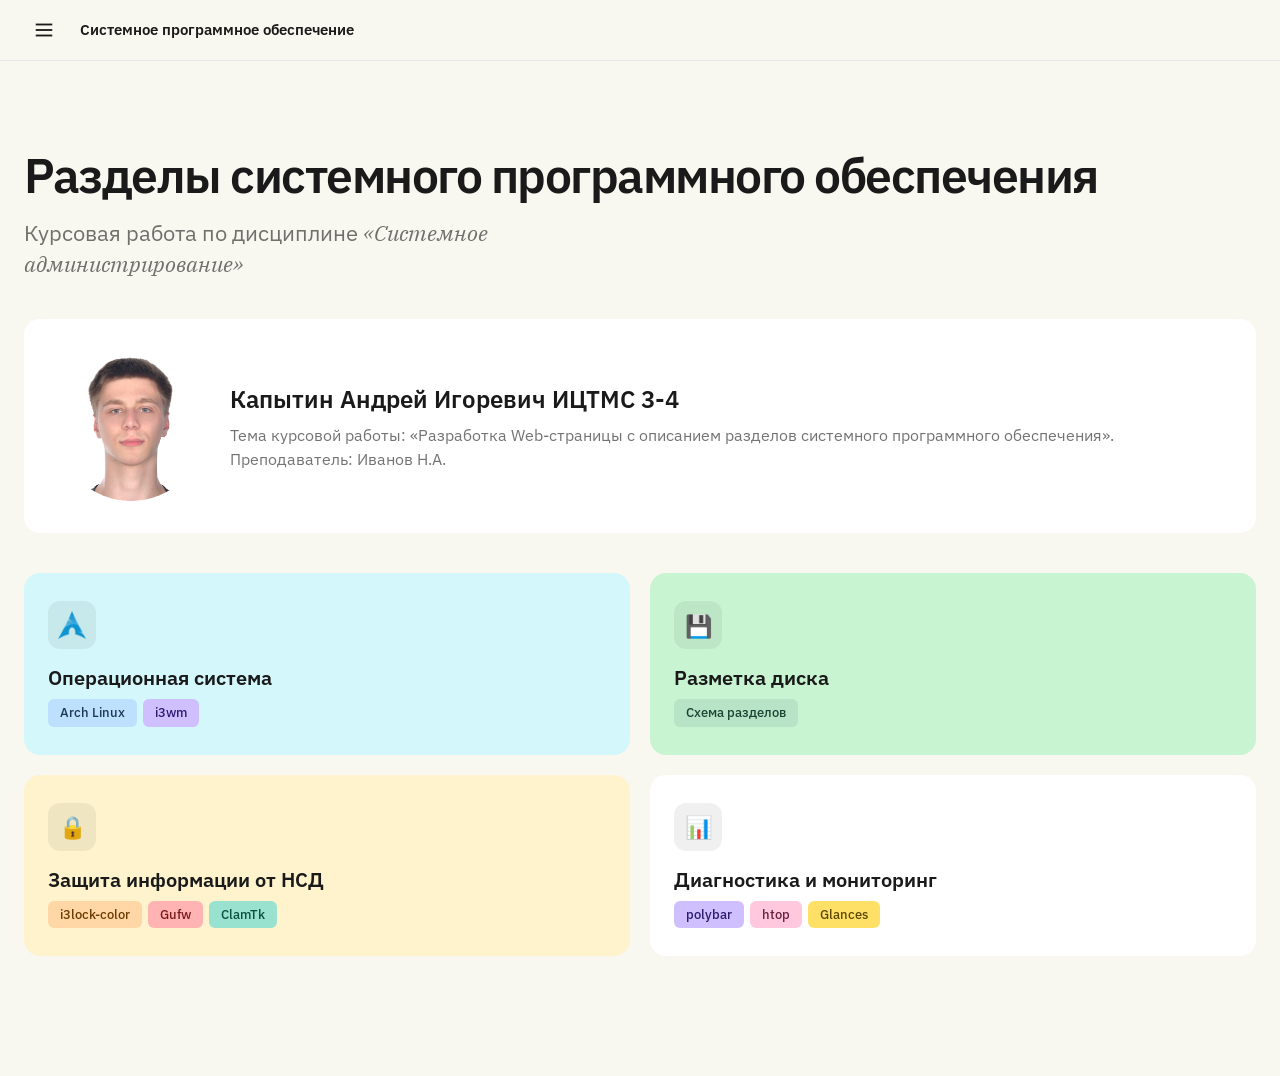
<file: site/index.html>
<!DOCTYPE html>
<html lang="ru">
<head>
  <meta charset="UTF-8">
  <meta name="viewport" content="width=device-width, initial-scale=1.0">
  <title>Главная — Системное ПО</title>
  <link rel="stylesheet" href="css/style.css">
</head>
<body>

<input type="checkbox" id="sidebar-toggle" class="sidebar-toggle">
<label for="sidebar-toggle" class="sidebar-overlay"></label>

<nav class="sidebar">
  <label for="sidebar-toggle" class="sidebar__close">
    <svg viewBox="0 0 24 24" fill="none" stroke="currentColor" stroke-width="2"><line x1="18" y1="6" x2="6" y2="18"/><line x1="6" y1="6" x2="18" y2="18"/></svg>
  </label>
  <div class="sidebar__logo">Операционные системы</div>
  <div class="sidebar__subtitle">Курсовая работа</div>
  <ul class="sidebar__nav">
    <li><a href="index.html" class="active">Главная</a></li>
    <li><a href="os.html">Операционная система</a></li>
    <li><a href="disk.html">Разметка диска</a></li>
    <li><a href="topic1.html">Защита информации</a></li>
    <li><a href="topic2.html">Диагностика и мониторинг</a></li>
  </ul>
</nav>

<header class="topbar">
  <div class="topbar__inner">
    <label for="sidebar-toggle" class="topbar__menu-btn">
      <svg viewBox="0 0 24 24" fill="none" stroke="currentColor" stroke-width="2"><line x1="3" y1="6" x2="21" y2="6"/><line x1="3" y1="12" x2="21" y2="12"/><line x1="3" y1="18" x2="21" y2="18"/></svg>
    </label>
    <span class="topbar__title">Системное программное обеспечение</span>
  </div>
</header>

<main class="main">
  <div class="hero">
    <h1 class="hero__title">Разделы системного программного обеспечения</h1>
    <p class="hero__subtitle">Курсовая работа по дисциплине <em>«Системное администрирование»</em></p>
  </div>

  <div class="profile">
    <div class="profile__photo"><img src="static/img/my_photo.jpg" alt="фото"></div>
    <div class="profile__info">
      <h2>Капытин Андрей Игоревич ИЦТМС 3-4</h2>
      <p>Тема курсовой работы: «Разработка Web-страницы с описанием разделов системного программного обеспечения».<br> Преподаватель: Иванов Н.А.</p>
    </div>
  </div>

  <div class="section-grid">
    <div class="card card--blue">
      <div class="card__icon"><img src="static/img/Arch.png" alt="Arch Linux"></div>
      <a href="os.html" class="card__title">Операционная система</a>
      <div class="card__desc">
        <a href="os.html#arch" class="card__btn card__btn--blue">Arch Linux</a>
        <a href="os.html#i3wm" class="card__btn card__btn--purple">i3wm</a>
      </div>
    </div>
    <div class="card card--green">
      <div class="card__icon">💾</div>
      <a href="disk.html" class="card__title">Разметка диска</a>
      <div class="card__desc">
        <a href="disk.html" class="card__btn card__btn--green">Схема разделов</a>
      </div>
    </div>
    <div class="card card--yellow">
      <div class="card__icon">🔒</div>
      <a href="topic1.html" class="card__title">Защита информации от НСД</a>
      <div class="card__desc">
        <a href="topic1.html#i3lock" class="card__btn card__btn--orange">i3lock-color</a>
        <a href="topic1.html#gufw" class="card__btn card__btn--red">Gufw</a>
        <a href="topic1.html#clamtk" class="card__btn card__btn--teal">ClamTk</a>
      </div>
    </div>
    <div class="card">
      <div class="card__icon">📊</div>
      <a href="topic2.html" class="card__title">Диагностика и мониторинг</a>
      <div class="card__desc">
        <a href="topic2.html#polybar" class="card__btn card__btn--purple">polybar</a>
        <a href="topic2.html#htop" class="card__btn card__btn--pink">htop</a>
        <a href="topic2.html#glances" class="card__btn card__btn--yellow">Glances</a>
      </div>
    </div>
  </div>
</main>

</body>
</html>
</file>
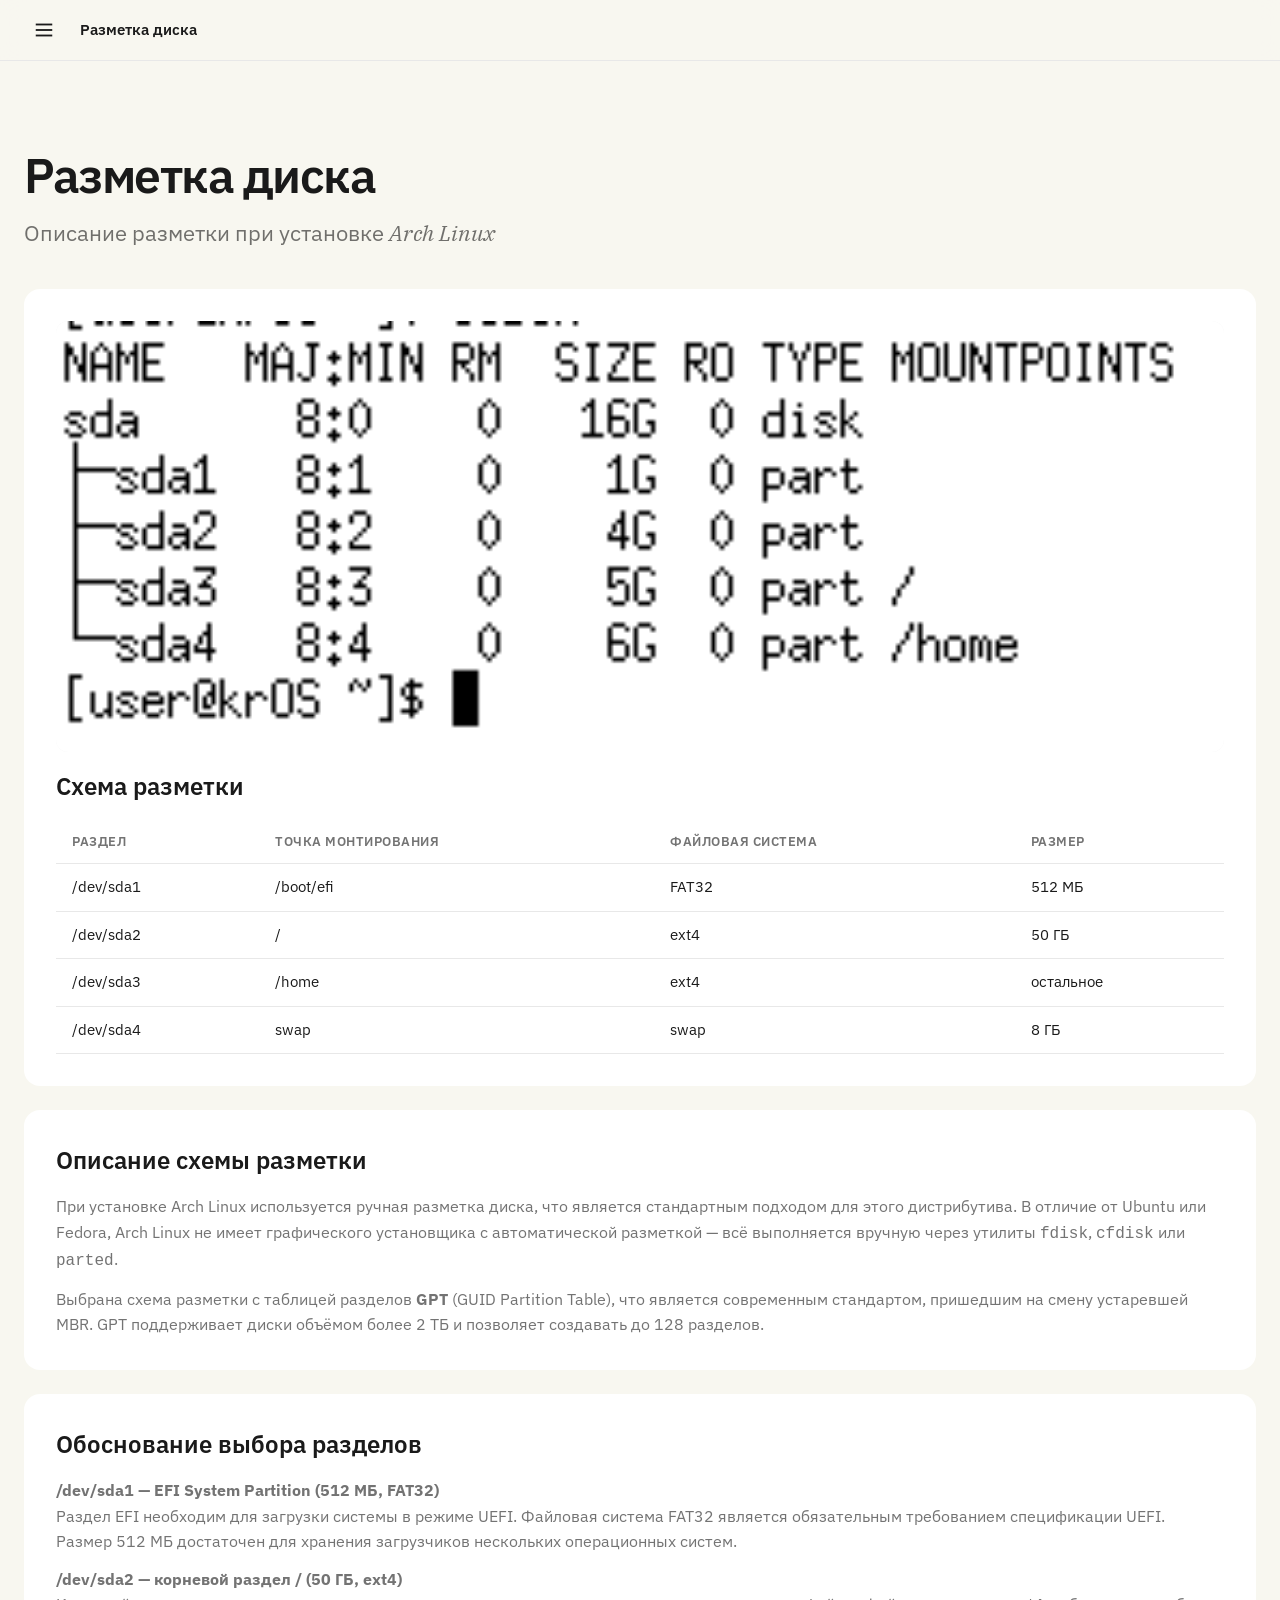
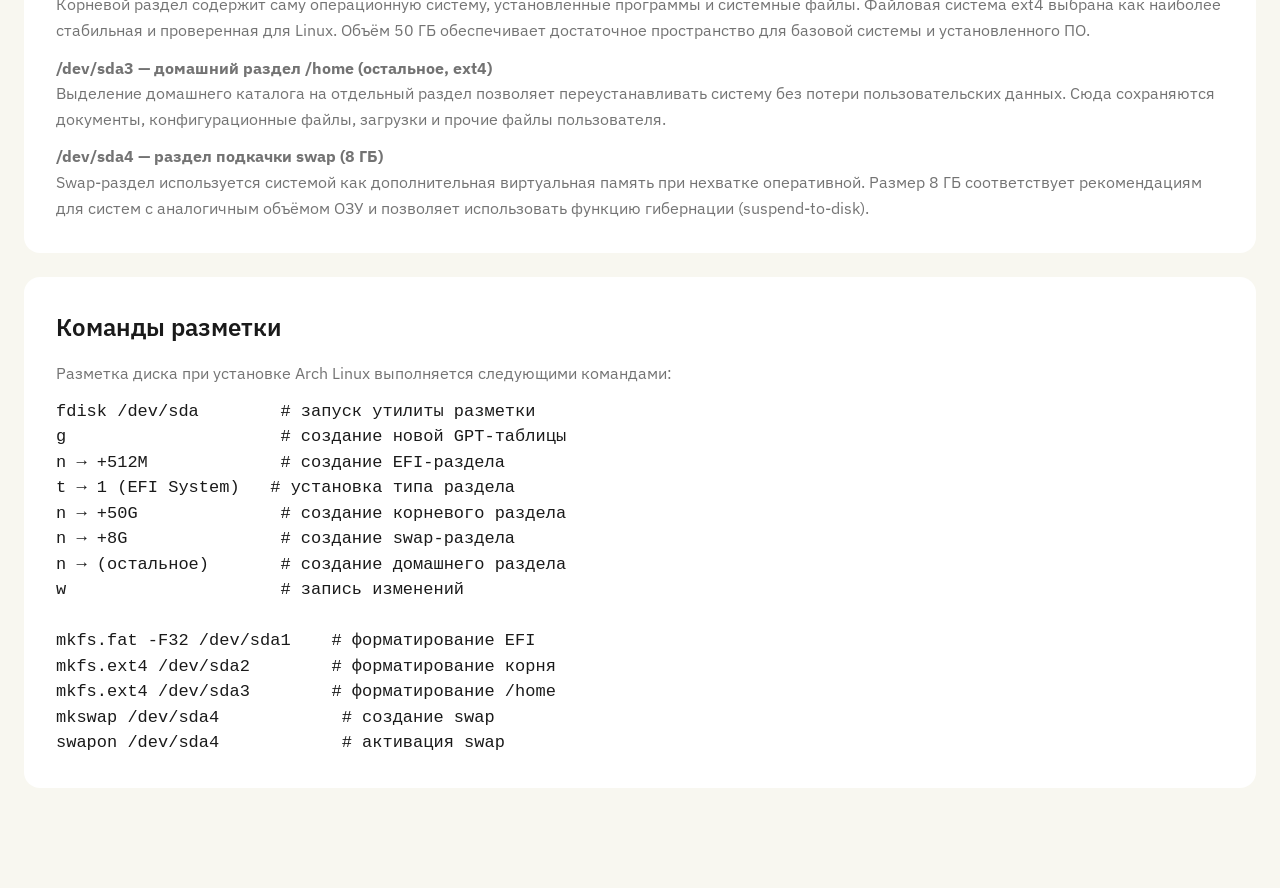
<file: site/disk.html>
<!DOCTYPE html>
<html lang="ru">
<head>
  <meta charset="UTF-8">
  <meta name="viewport" content="width=device-width, initial-scale=1.0">
  <title>Разметка диска — Системное ПО</title>
  <link rel="stylesheet" href="css/style.css">
</head>
<body>

<input type="checkbox" id="sidebar-toggle" class="sidebar-toggle">
<label for="sidebar-toggle" class="sidebar-overlay"></label>

<nav class="sidebar">
  <label for="sidebar-toggle" class="sidebar__close">
    <svg viewBox="0 0 24 24" fill="none" stroke="currentColor" stroke-width="2"><line x1="18" y1="6" x2="6" y2="18"/><line x1="6" y1="6" x2="18" y2="18"/></svg>
  </label>
  <div class="sidebar__logo">Операционные системы</div>
  <div class="sidebar__subtitle">Курсовая работа</div>
  <ul class="sidebar__nav">
    <li><a href="index.html">Главная</a></li>
    <li><a href="os.html">Операционная система</a></li>
    <li><a href="disk.html" class="active">Разметка диска</a></li>
    <li><a href="topic1.html">Защита информации</a></li>
    <li><a href="topic2.html">Диагностика и мониторинг</a></li>
  </ul>
</nav>

<header class="topbar">
  <div class="topbar__inner">
    <label for="sidebar-toggle" class="topbar__menu-btn">
      <svg viewBox="0 0 24 24" fill="none" stroke="currentColor" stroke-width="2"><line x1="3" y1="6" x2="21" y2="6"/><line x1="3" y1="12" x2="21" y2="12"/><line x1="3" y1="18" x2="21" y2="18"/></svg>
    </label>
    <span class="topbar__title">Разметка диска</span>
  </div>
</header>

<main class="main">
  <div class="hero">
    <h1 class="hero__title">Разметка диска</h1>
    <p class="hero__subtitle">Описание разметки при установке <em>Arch Linux</em></p>
  </div>

  <div class="content-block">
    <img src="static/img/disc/mount.png" alt="скриншот разметки" class="placeholder-img">
    <h3>Схема разметки</h3>
    <table class="disk-table">
      <thead>
        <tr>
          <th>Раздел</th>
          <th>Точка монтирования</th>
          <th>Файловая система</th>
          <th>Размер</th>
        </tr>
      </thead>
      <tbody>
        <tr>
          <td>/dev/sda1</td>
          <td>/boot/efi</td>
          <td>FAT32</td>
          <td>512 МБ</td>
        </tr>
        <tr>
          <td>/dev/sda2</td>
          <td>/</td>
          <td>ext4</td>
          <td>50 ГБ</td>
        </tr>
        <tr>
          <td>/dev/sda3</td>
          <td>/home</td>
          <td>ext4</td>
          <td>остальное</td>
        </tr>
        <tr>
          <td>/dev/sda4</td>
          <td>swap</td>
          <td>swap</td>
          <td>8 ГБ</td>
        </tr>
      </tbody>
    </table>
  </div>

  <div class="content-block">
    <h3>Описание схемы разметки</h3>
    <p>При установке Arch Linux используется ручная разметка диска, что является стандартным подходом для этого дистрибутива. В отличие от Ubuntu или Fedora, Arch Linux не имеет графического установщика с автоматической разметкой — всё выполняется вручную через утилиты <code>fdisk</code>, <code>cfdisk</code> или <code>parted</code>.</p>
    <p>Выбрана схема разметки с таблицей разделов <strong>GPT</strong> (GUID Partition Table), что является современным стандартом, пришедшим на смену устаревшей MBR. GPT поддерживает диски объёмом более 2 ТБ и позволяет создавать до 128 разделов.</p>
  </div>

  <div class="content-block">
    <h3>Обоснование выбора разделов</h3>
    <p><strong>/dev/sda1 — EFI System Partition (512 МБ, FAT32)</strong><br>
    Раздел EFI необходим для загрузки системы в режиме UEFI. Файловая система FAT32 является обязательным требованием спецификации UEFI. Размер 512 МБ достаточен для хранения загрузчиков нескольких операционных систем.</p>
    <p><strong>/dev/sda2 — корневой раздел / (50 ГБ, ext4)</strong><br>
    Корневой раздел содержит саму операционную систему, установленные программы и системные файлы. Файловая система ext4 выбрана как наиболее стабильная и проверенная для Linux. Объём 50 ГБ обеспечивает достаточное пространство для базовой системы и установленного ПО.</p>
    <p><strong>/dev/sda3 — домашний раздел /home (остальное, ext4)</strong><br>
    Выделение домашнего каталога на отдельный раздел позволяет переустанавливать систему без потери пользовательских данных. Сюда сохраняются документы, конфигурационные файлы, загрузки и прочие файлы пользователя.</p>
    <p><strong>/dev/sda4 — раздел подкачки swap (8 ГБ)</strong><br>
    Swap-раздел используется системой как дополнительная виртуальная память при нехватке оперативной. Размер 8 ГБ соответствует рекомендациям для систем с аналогичным объёмом ОЗУ и позволяет использовать функцию гибернации (suspend-to-disk).</p>
  </div>

  <div class="content-block">
    <h3>Команды разметки</h3>
    <p>Разметка диска при установке Arch Linux выполняется следующими командами:</p>
    <pre><code>fdisk /dev/sda        # запуск утилиты разметки
g                     # создание новой GPT-таблицы
n → +512M             # создание EFI-раздела
t → 1 (EFI System)   # установка типа раздела
n → +50G              # создание корневого раздела
n → +8G               # создание swap-раздела
n → (остальное)       # создание домашнего раздела
w                     # запись изменений

mkfs.fat -F32 /dev/sda1    # форматирование EFI
mkfs.ext4 /dev/sda2        # форматирование корня
mkfs.ext4 /dev/sda3        # форматирование /home
mkswap /dev/sda4            # создание swap
swapon /dev/sda4            # активация swap</code></pre>
  </div>
</main>

</body>
</html>
</file>
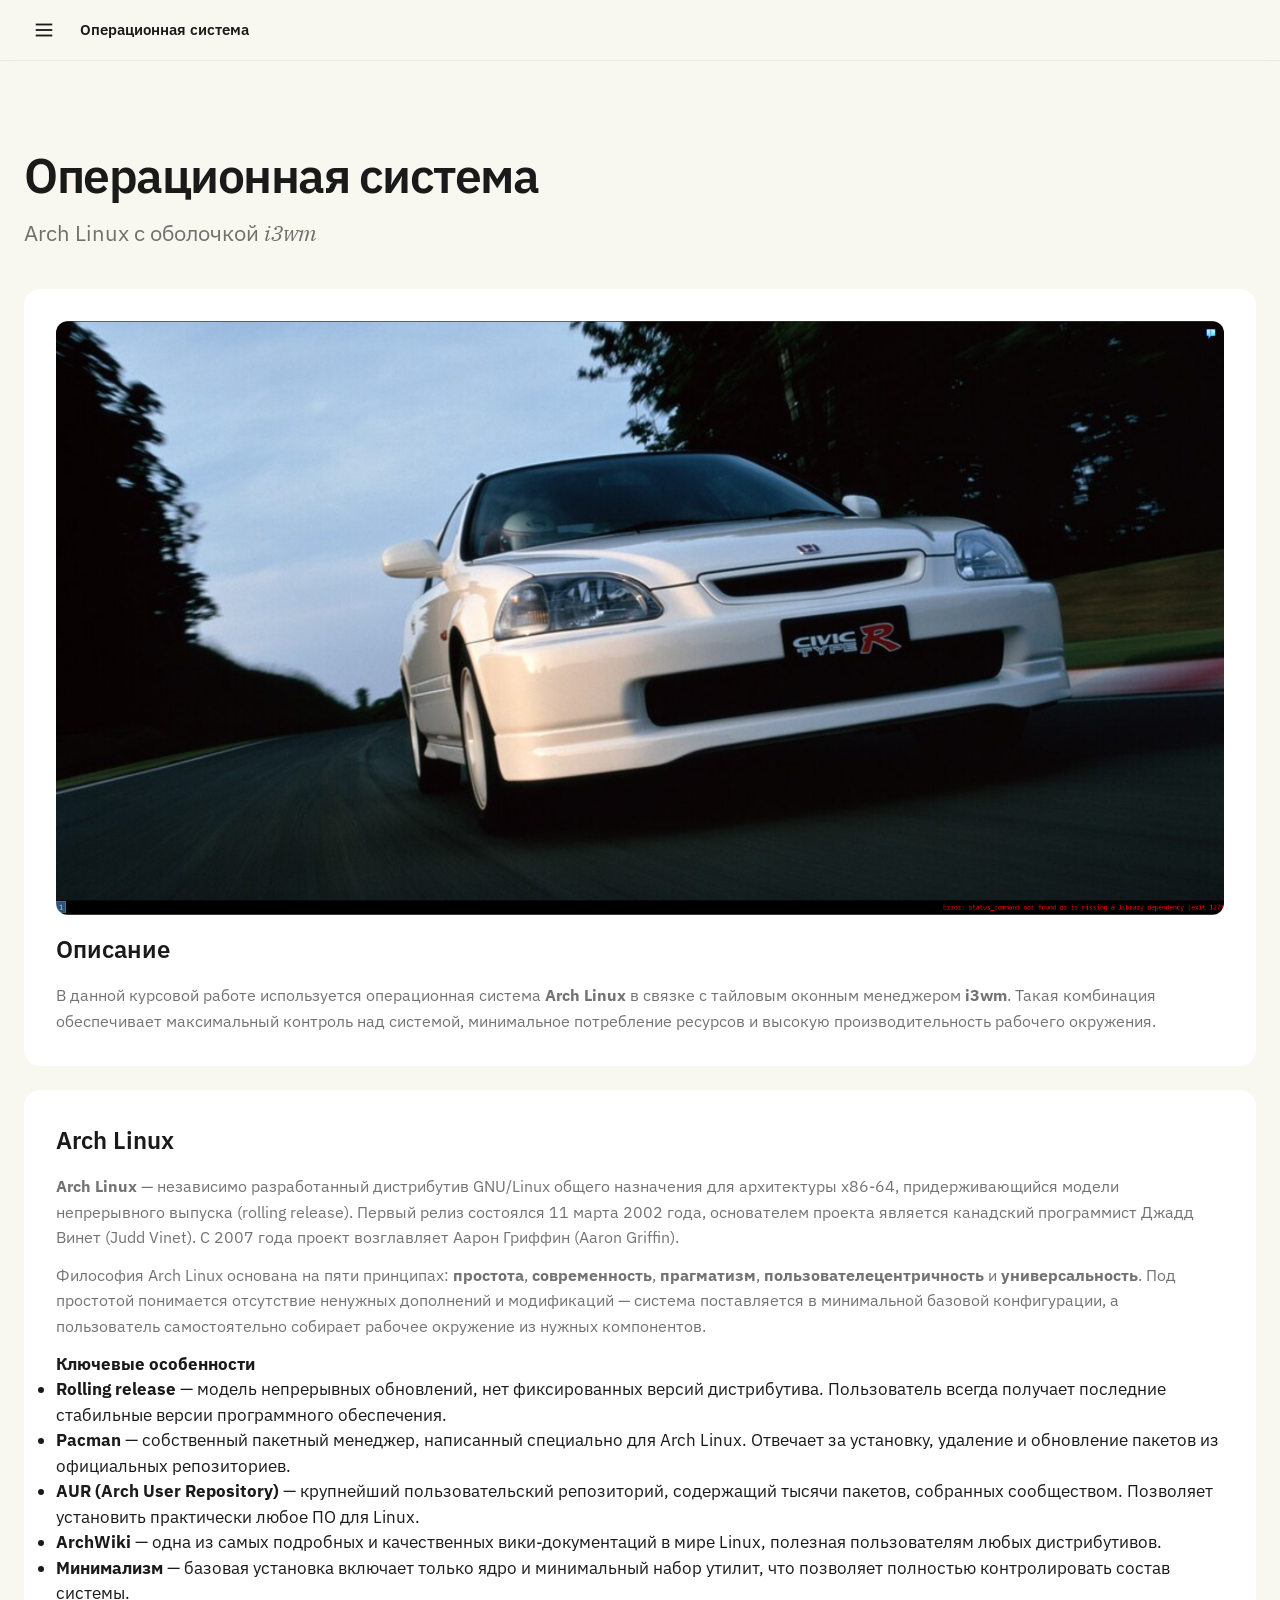
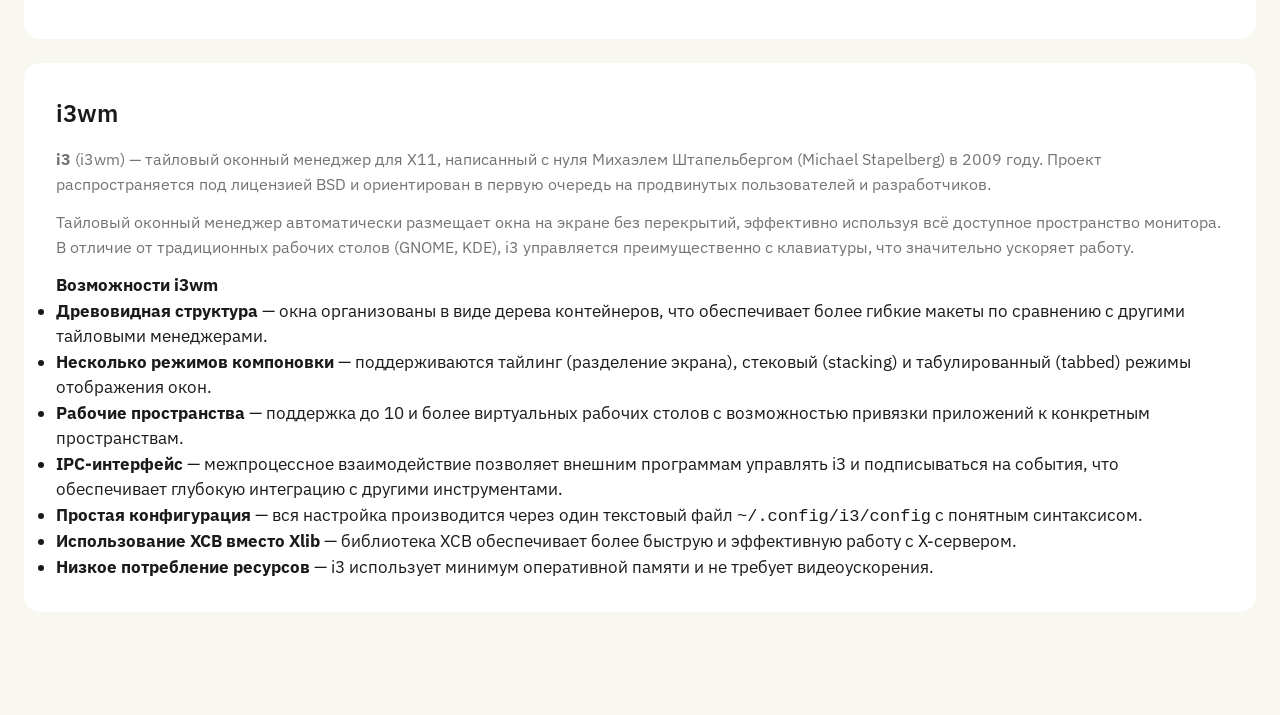
<file: site/os.html>
<!DOCTYPE html>
<html lang="ru">
<head>
  <meta charset="UTF-8">
  <meta name="viewport" content="width=device-width, initial-scale=1.0">
  <title>Операционная система — Системное ПО</title>
  <link rel="stylesheet" href="css/style.css">
</head>
<body>

<input type="checkbox" id="sidebar-toggle" class="sidebar-toggle">
<label for="sidebar-toggle" class="sidebar-overlay"></label>

<nav class="sidebar">
  <label for="sidebar-toggle" class="sidebar__close">
    <svg viewBox="0 0 24 24" fill="none" stroke="currentColor" stroke-width="2"><line x1="18" y1="6" x2="6" y2="18"/><line x1="6" y1="6" x2="18" y2="18"/></svg>
  </label>
  <div class="sidebar__logo">Операционные системы</div>
  <div class="sidebar__subtitle">Курсовая работа</div>
  <ul class="sidebar__nav">
    <li><a href="index.html">Главная</a></li>
    <li><a href="os.html" class="active">Операционная система</a></li>
    <li><a href="disk.html">Разметка диска</a></li>
    <li><a href="topic1.html">Защита информации</a></li>
    <li><a href="topic2.html">Диагностика и мониторинг</a></li>
  </ul>
</nav>

<header class="topbar">
  <div class="topbar__inner">
    <label for="sidebar-toggle" class="topbar__menu-btn">
      <svg viewBox="0 0 24 24" fill="none" stroke="currentColor" stroke-width="2"><line x1="3" y1="6" x2="21" y2="6"/><line x1="3" y1="12" x2="21" y2="12"/><line x1="3" y1="18" x2="21" y2="18"/></svg>
    </label>
    <span class="topbar__title">Операционная система</span>
  </div>
</header>

<main class="main">
  <div class="hero">
    <h1 class="hero__title">Операционная система</h1>
    <p class="hero__subtitle">Arch Linux с оболочкой <em>i3wm</em></p>
  </div>

  <div class="content-block">
    <img src="static/img/os/desktop.png" alt="скриншот рабочего стола" class="placeholder-img">
    <h3>Описание</h3>
    <p>В данной курсовой работе используется операционная система <strong>Arch Linux</strong> в связке с тайловым оконным менеджером <strong>i3wm</strong>. Такая комбинация обеспечивает максимальный контроль над системой, минимальное потребление ресурсов и высокую производительность рабочего окружения.</p>
  </div>

  <section id="arch">
  <div class="content-block">
    <h3>Arch Linux</h3>
    <p><strong>Arch Linux</strong> — независимо разработанный дистрибутив GNU/Linux общего назначения для архитектуры x86-64, придерживающийся модели непрерывного выпуска (rolling release). Первый релиз состоялся 11 марта 2002 года, основателем проекта является канадский программист Джадд Винет (Judd Vinet). С 2007 года проект возглавляет Аарон Гриффин (Aaron Griffin).</p>
    <p>Философия Arch Linux основана на пяти принципах: <strong>простота</strong>, <strong>современность</strong>, <strong>прагматизм</strong>, <strong>пользователецентричность</strong> и <strong>универсальность</strong>. Под простотой понимается отсутствие ненужных дополнений и модификаций — система поставляется в минимальной базовой конфигурации, а пользователь самостоятельно собирает рабочее окружение из нужных компонентов.</p>
    <h4>Ключевые особенности</h4>
    <ul>
      <li><strong>Rolling release</strong> — модель непрерывных обновлений, нет фиксированных версий дистрибутива. Пользователь всегда получает последние стабильные версии программного обеспечения.</li>
      <li><strong>Pacman</strong> — собственный пакетный менеджер, написанный специально для Arch Linux. Отвечает за установку, удаление и обновление пакетов из официальных репозиториев.</li>
      <li><strong>AUR (Arch User Repository)</strong> — крупнейший пользовательский репозиторий, содержащий тысячи пакетов, собранных сообществом. Позволяет установить практически любое ПО для Linux.</li>
      <li><strong>ArchWiki</strong> — одна из самых подробных и качественных вики-документаций в мире Linux, полезная пользователям любых дистрибутивов.</li>
      <li><strong>Минимализм</strong> — базовая установка включает только ядро и минимальный набор утилит, что позволяет полностью контролировать состав системы.</li>
    </ul>
  </div>
  </section>

  <section id="i3wm">
  <div class="content-block">
    <h3>i3wm</h3>
    <p><strong>i3</strong> (i3wm) — тайловый оконный менеджер для X11, написанный с нуля Михаэлем Штапельбергом (Michael Stapelberg) в 2009 году. Проект распространяется под лицензией BSD и ориентирован в первую очередь на продвинутых пользователей и разработчиков.</p>
    <p>Тайловый оконный менеджер автоматически размещает окна на экране без перекрытий, эффективно используя всё доступное пространство монитора. В отличие от традиционных рабочих столов (GNOME, KDE), i3 управляется преимущественно с клавиатуры, что значительно ускоряет работу.</p>
    <h4>Возможности i3wm</h4>
    <ul>
      <li><strong>Древовидная структура</strong> — окна организованы в виде дерева контейнеров, что обеспечивает более гибкие макеты по сравнению с другими тайловыми менеджерами.</li>
      <li><strong>Несколько режимов компоновки</strong> — поддерживаются тайлинг (разделение экрана), стековый (stacking) и табулированный (tabbed) режимы отображения окон.</li>
      <li><strong>Рабочие пространства</strong> — поддержка до 10 и более виртуальных рабочих столов с возможностью привязки приложений к конкретным пространствам.</li>
      <li><strong>IPC-интерфейс</strong> — межпроцессное взаимодействие позволяет внешним программам управлять i3 и подписываться на события, что обеспечивает глубокую интеграцию с другими инструментами.</li>
      <li><strong>Простая конфигурация</strong> — вся настройка производится через один текстовый файл <code>~/.config/i3/config</code> с понятным синтаксисом.</li>
      <li><strong>Использование XCB вместо Xlib</strong> — библиотека XCB обеспечивает более быструю и эффективную работу с X-сервером.</li>
      <li><strong>Низкое потребление ресурсов</strong> — i3 использует минимум оперативной памяти и не требует видеоускорения.</li>
    </ul>
  </div>
  </section>
</main>

</body>
</html>
</file>
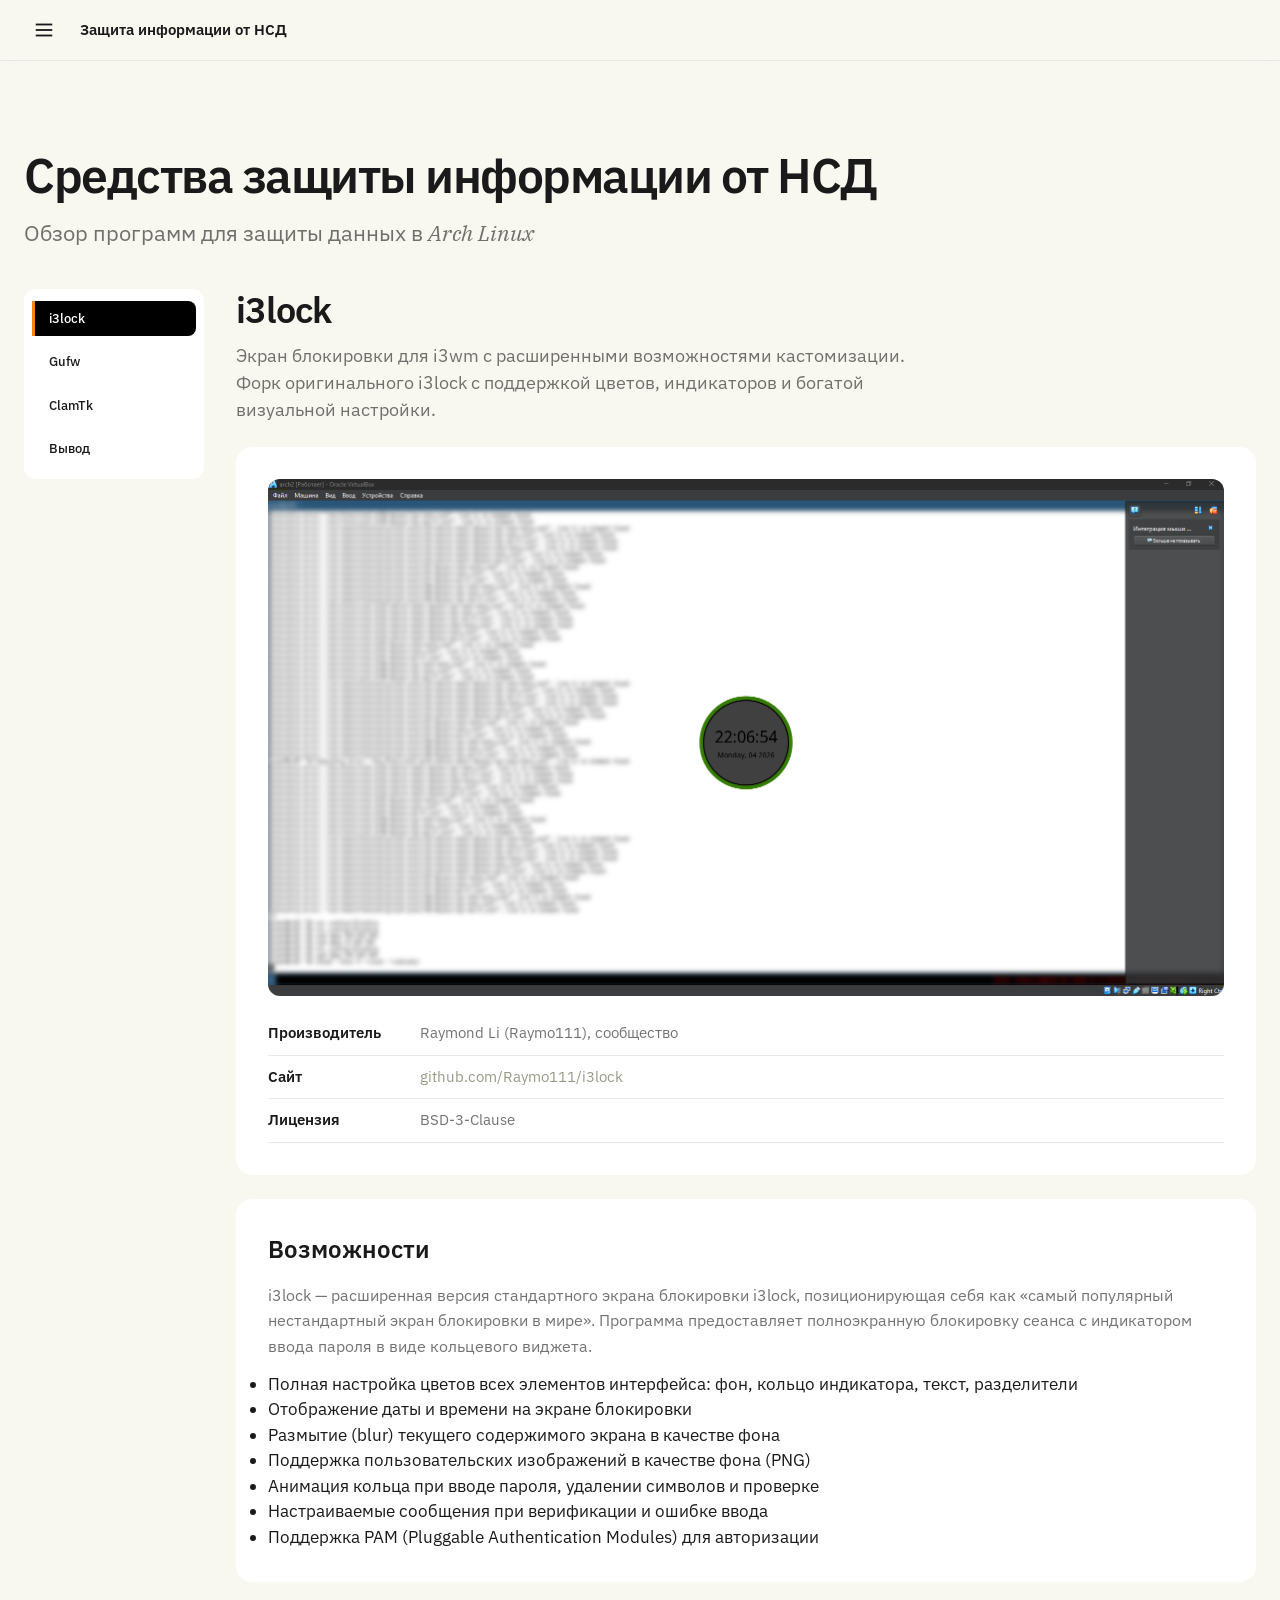
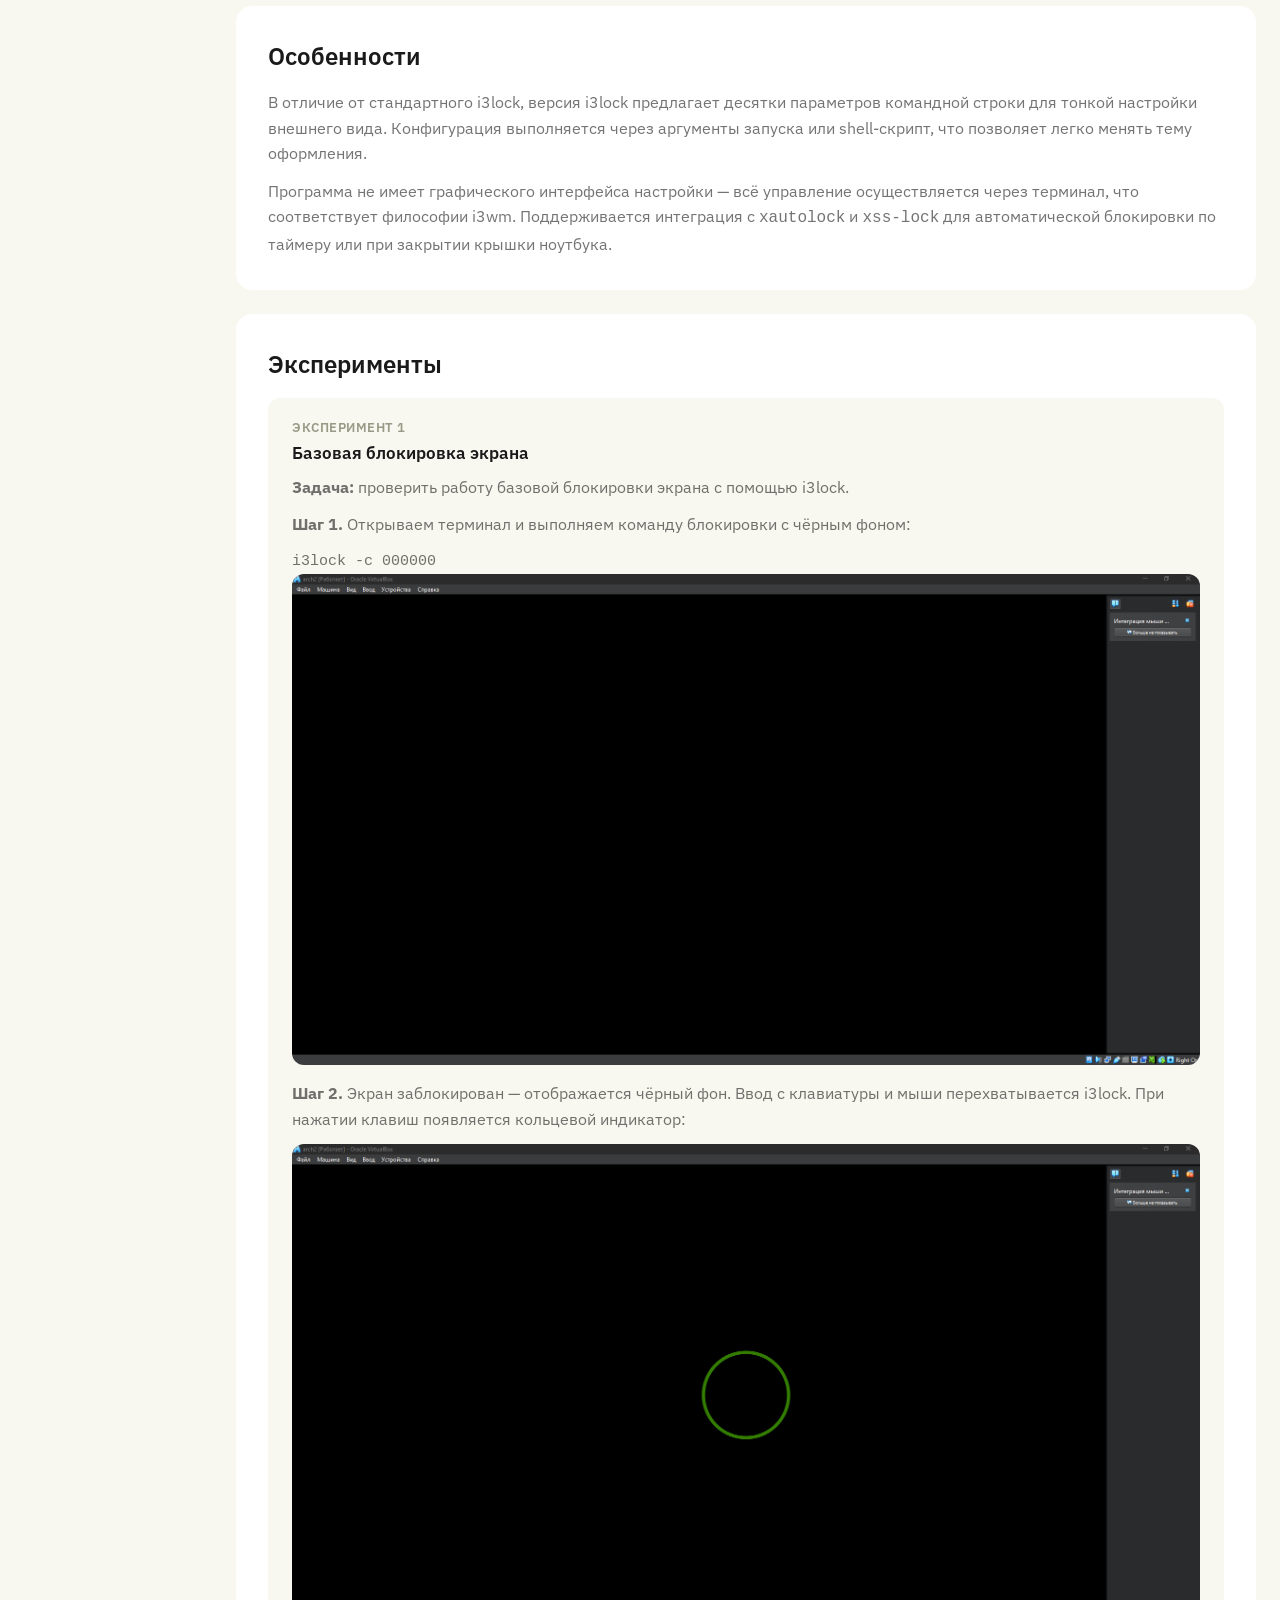
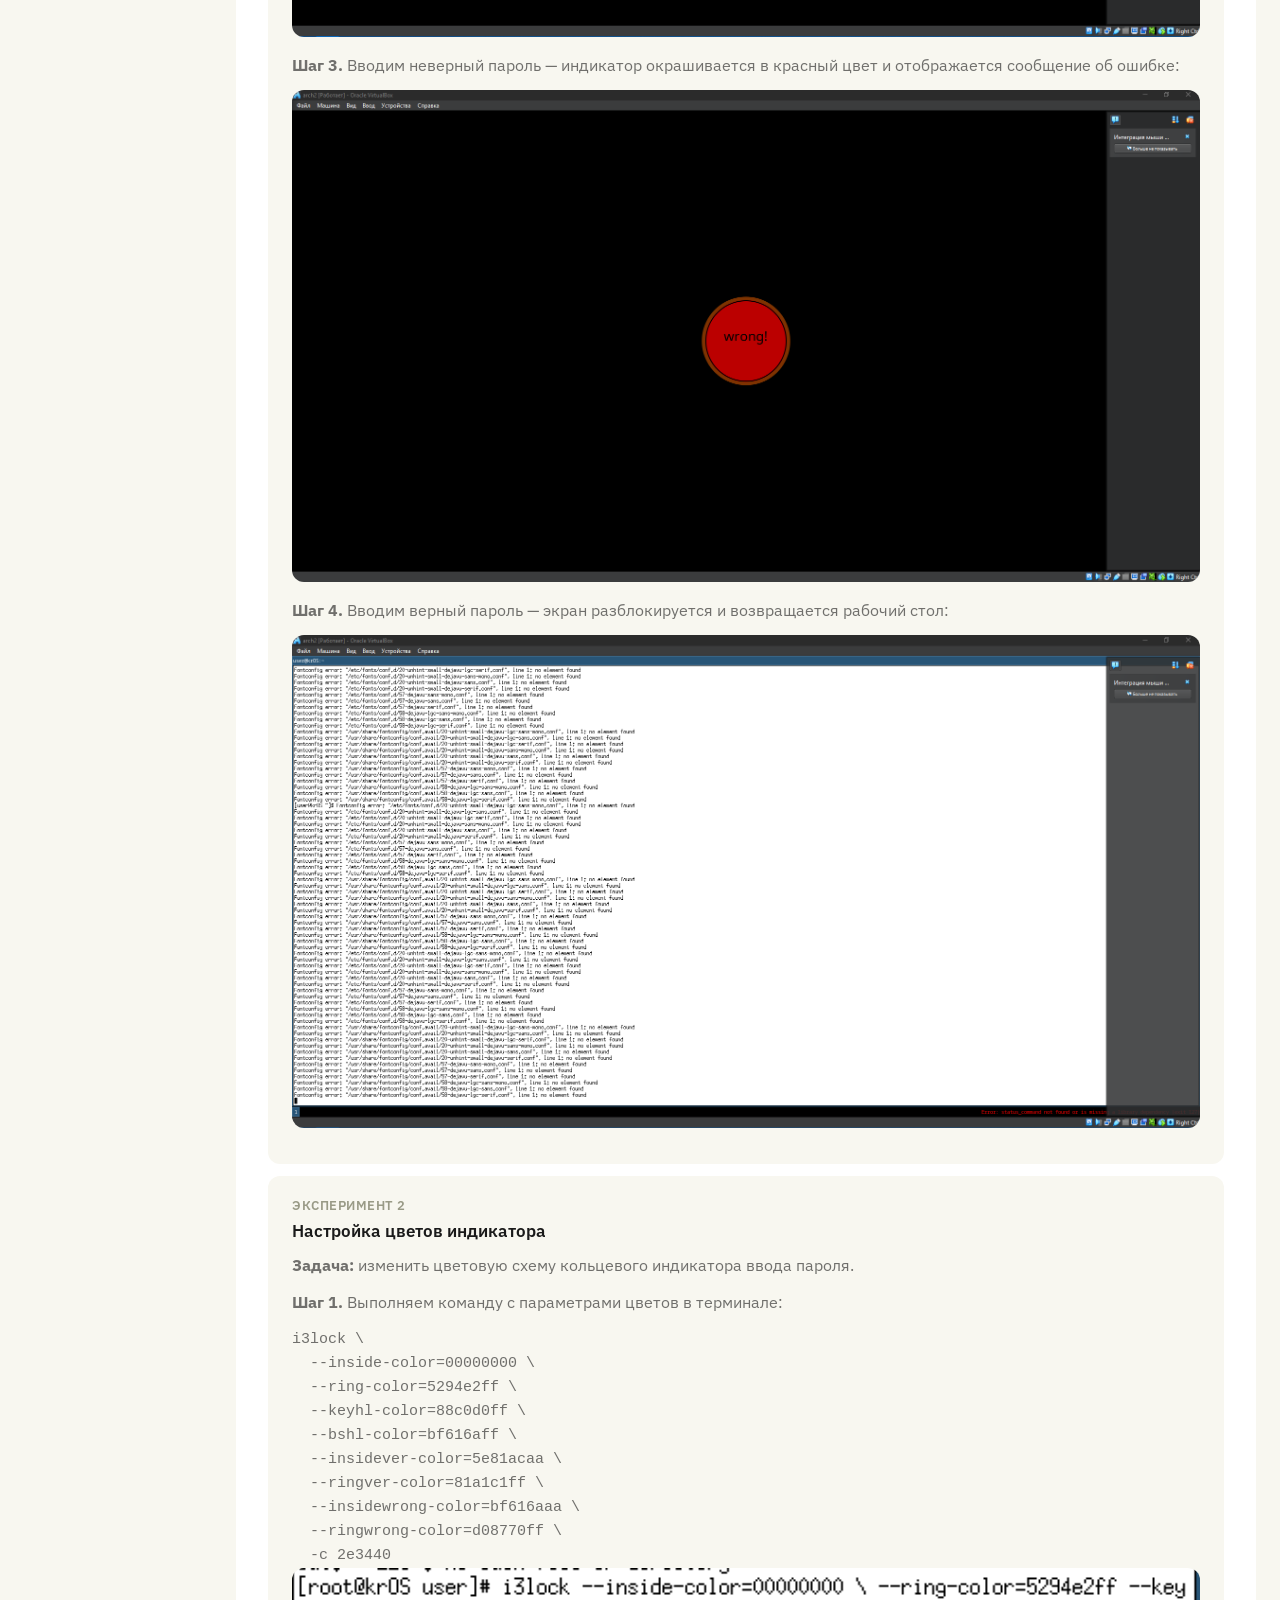
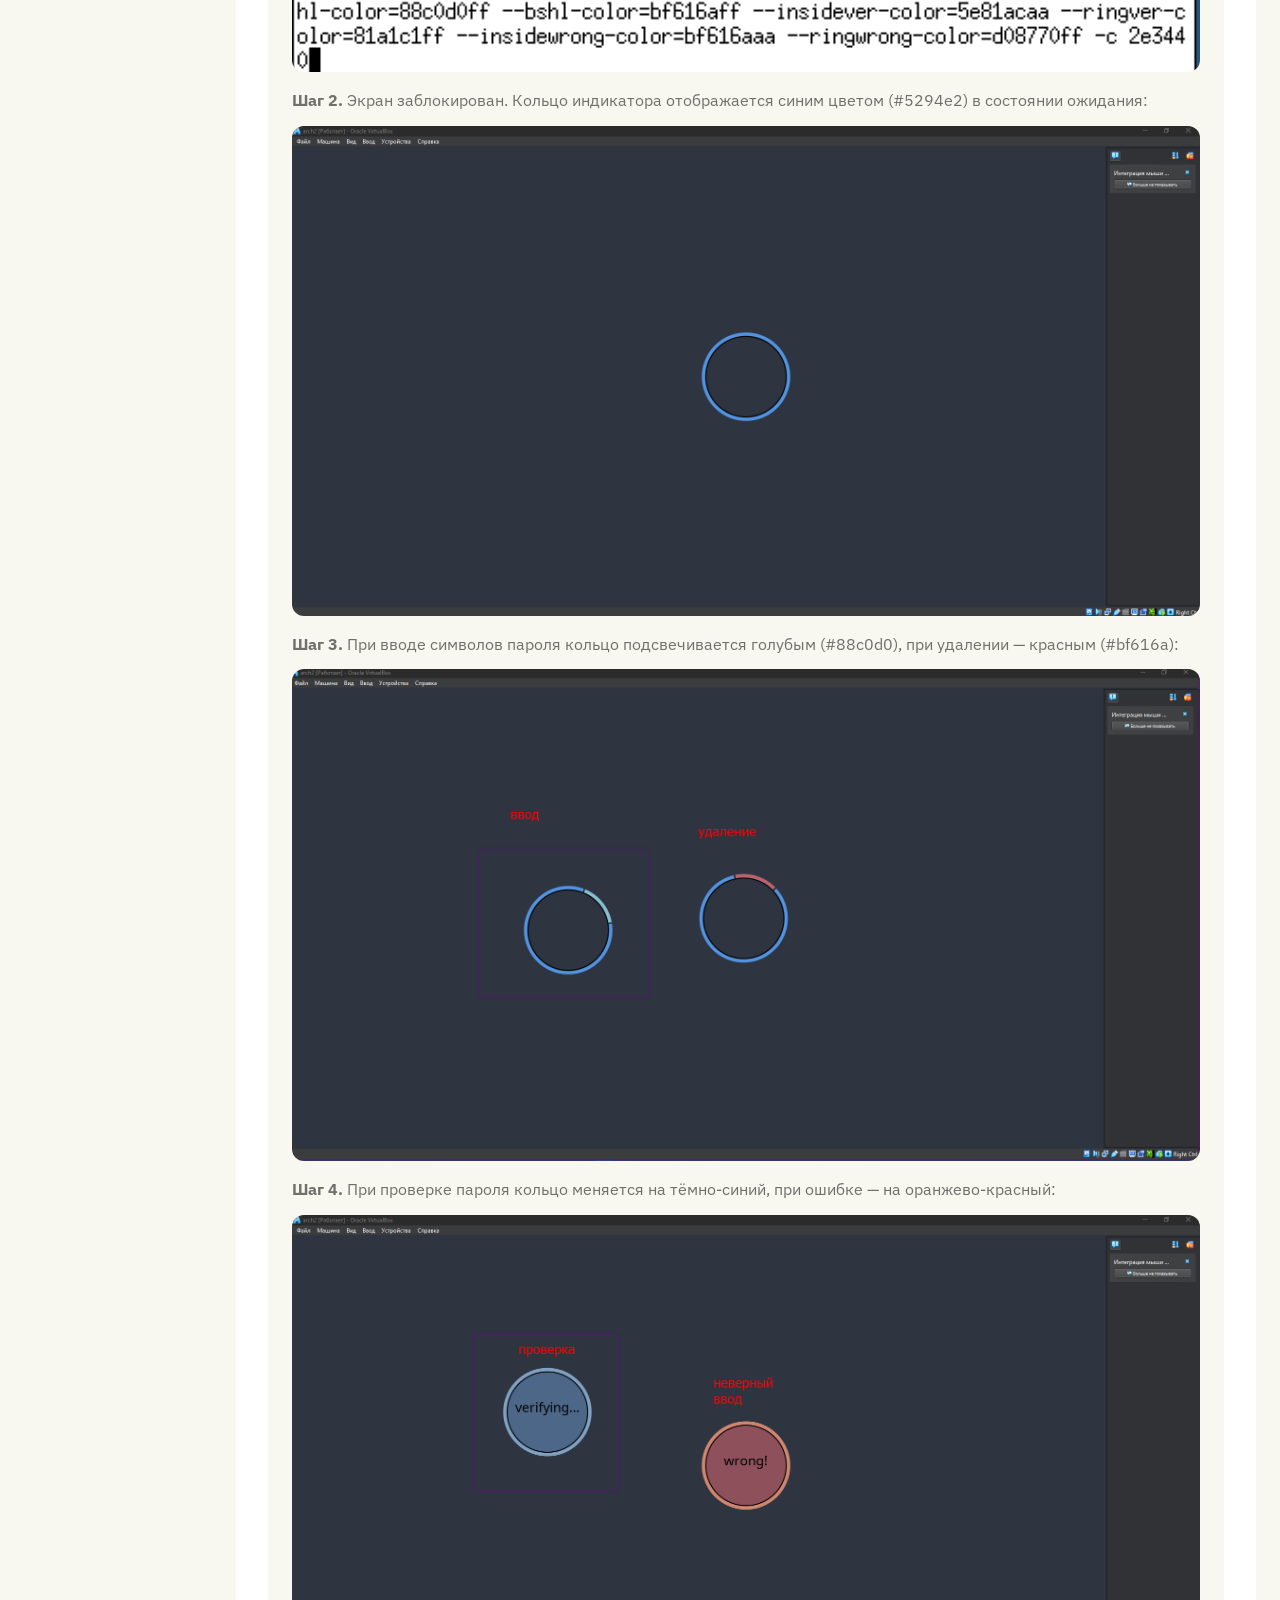
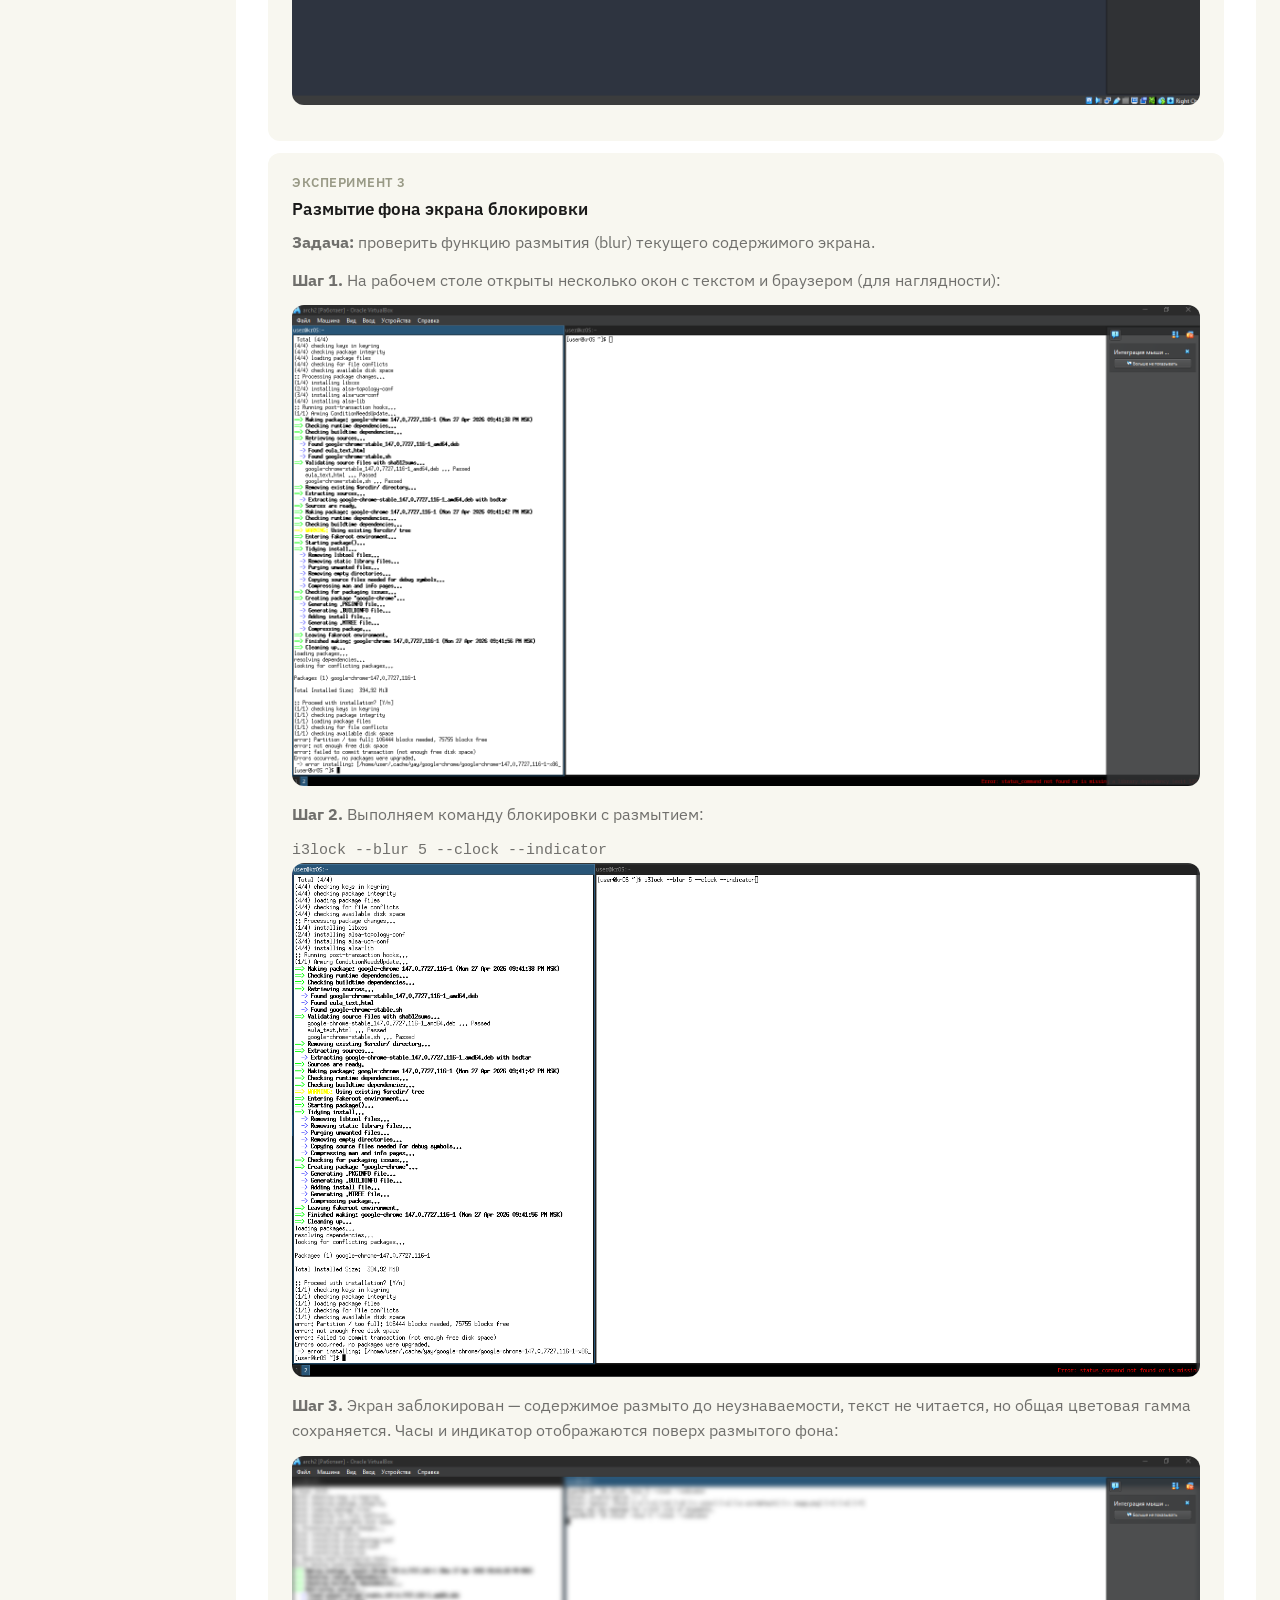
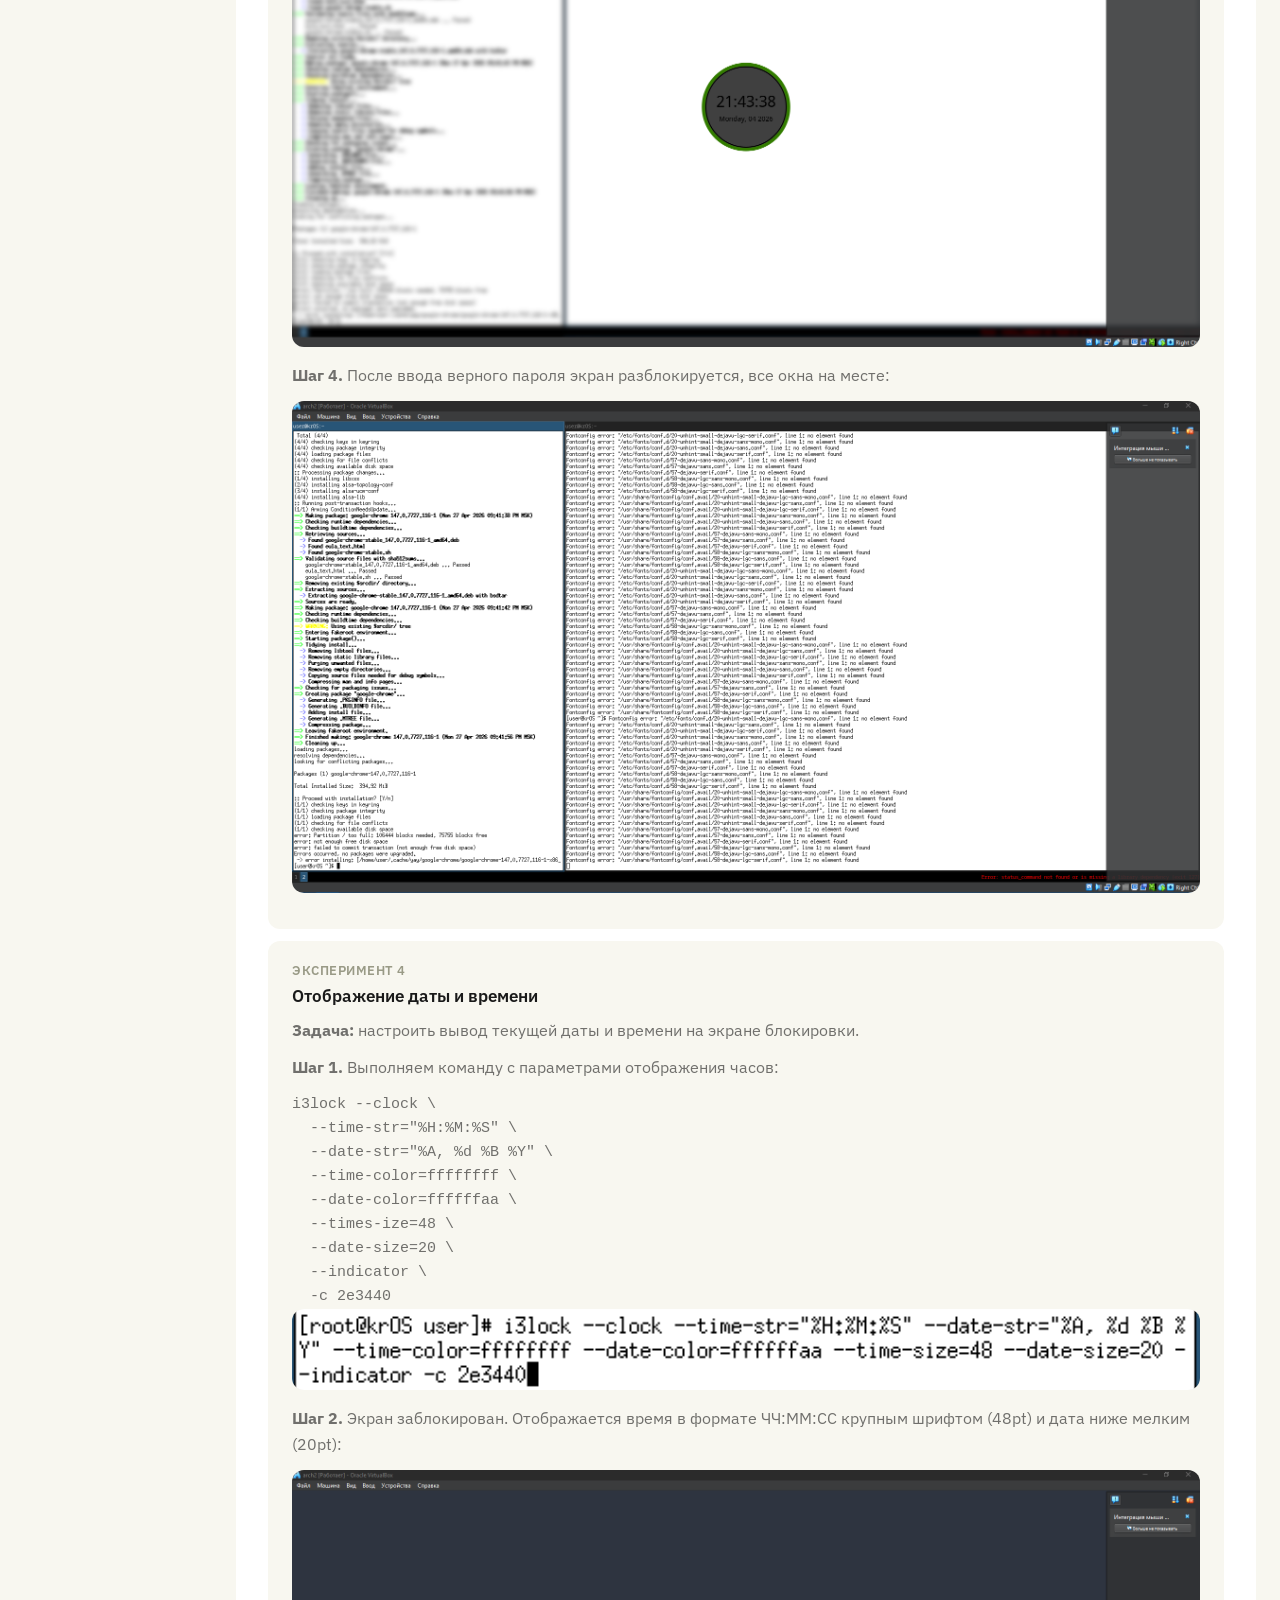
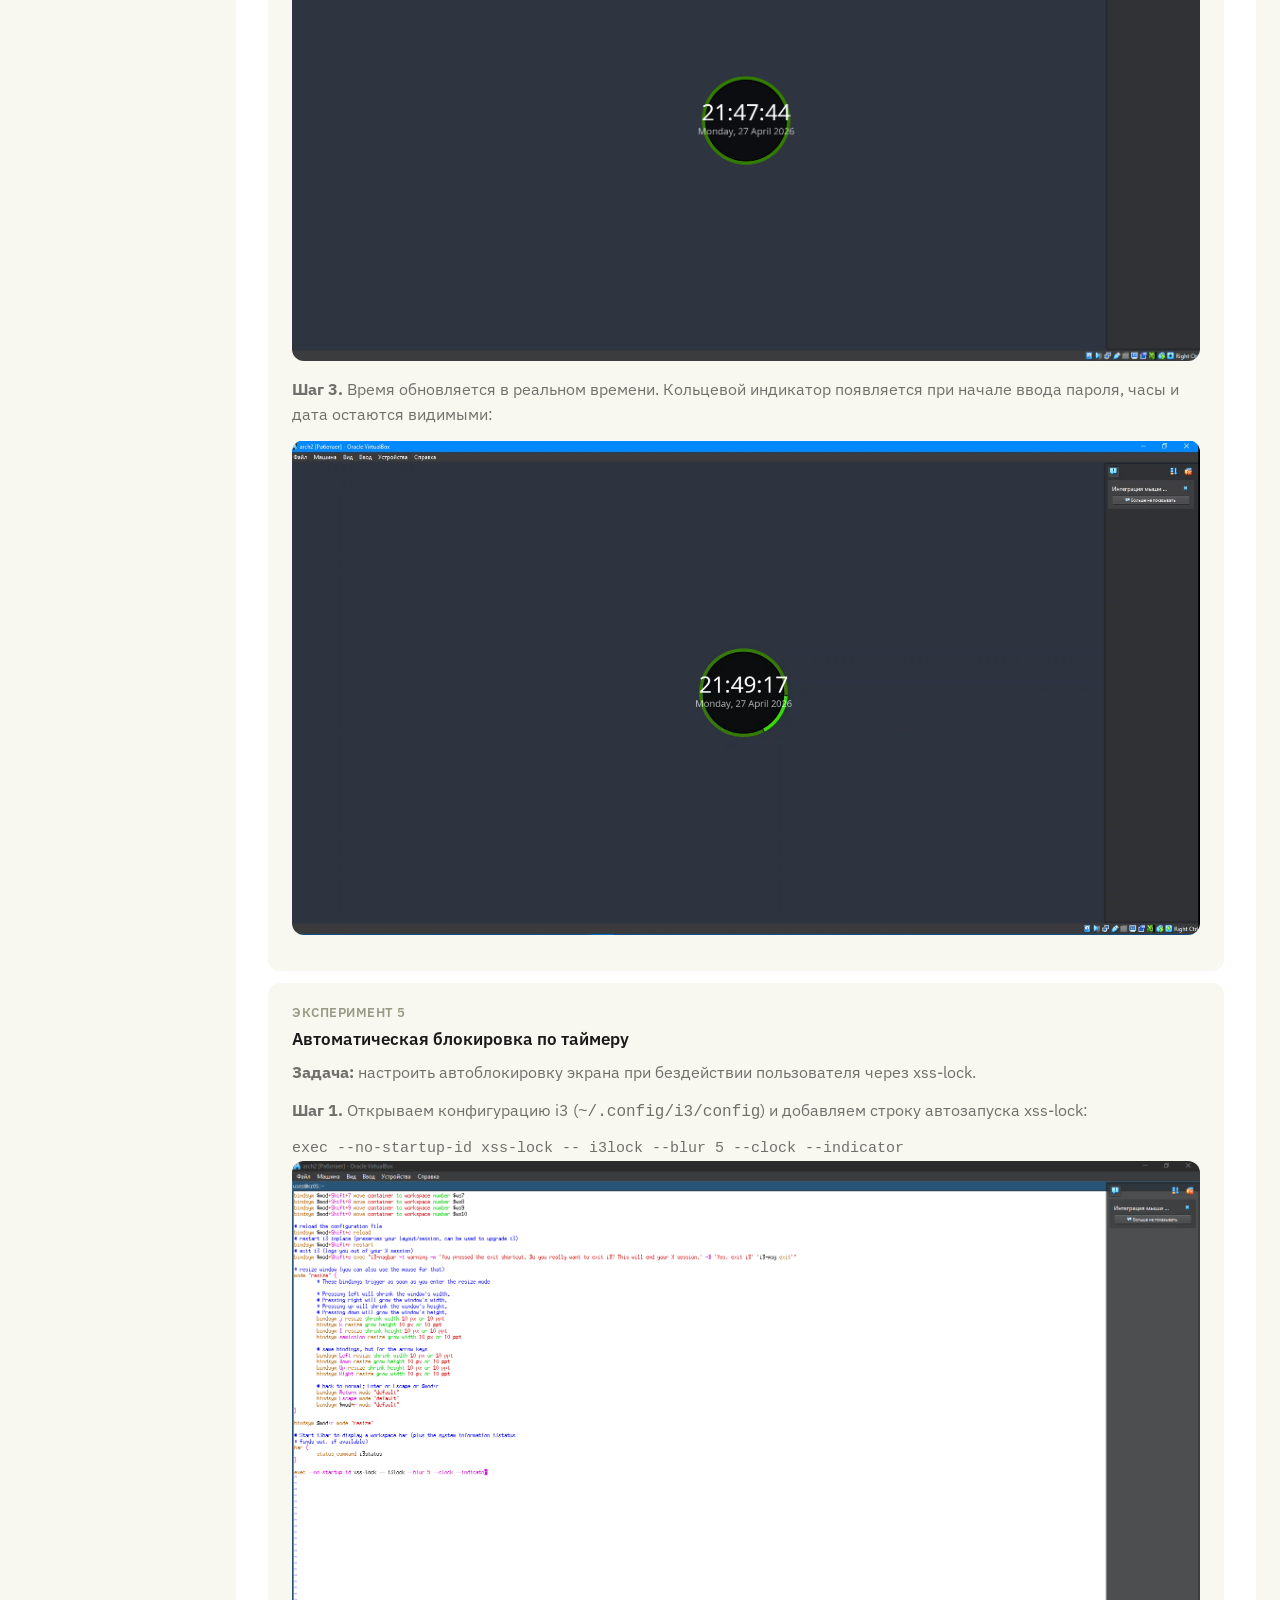
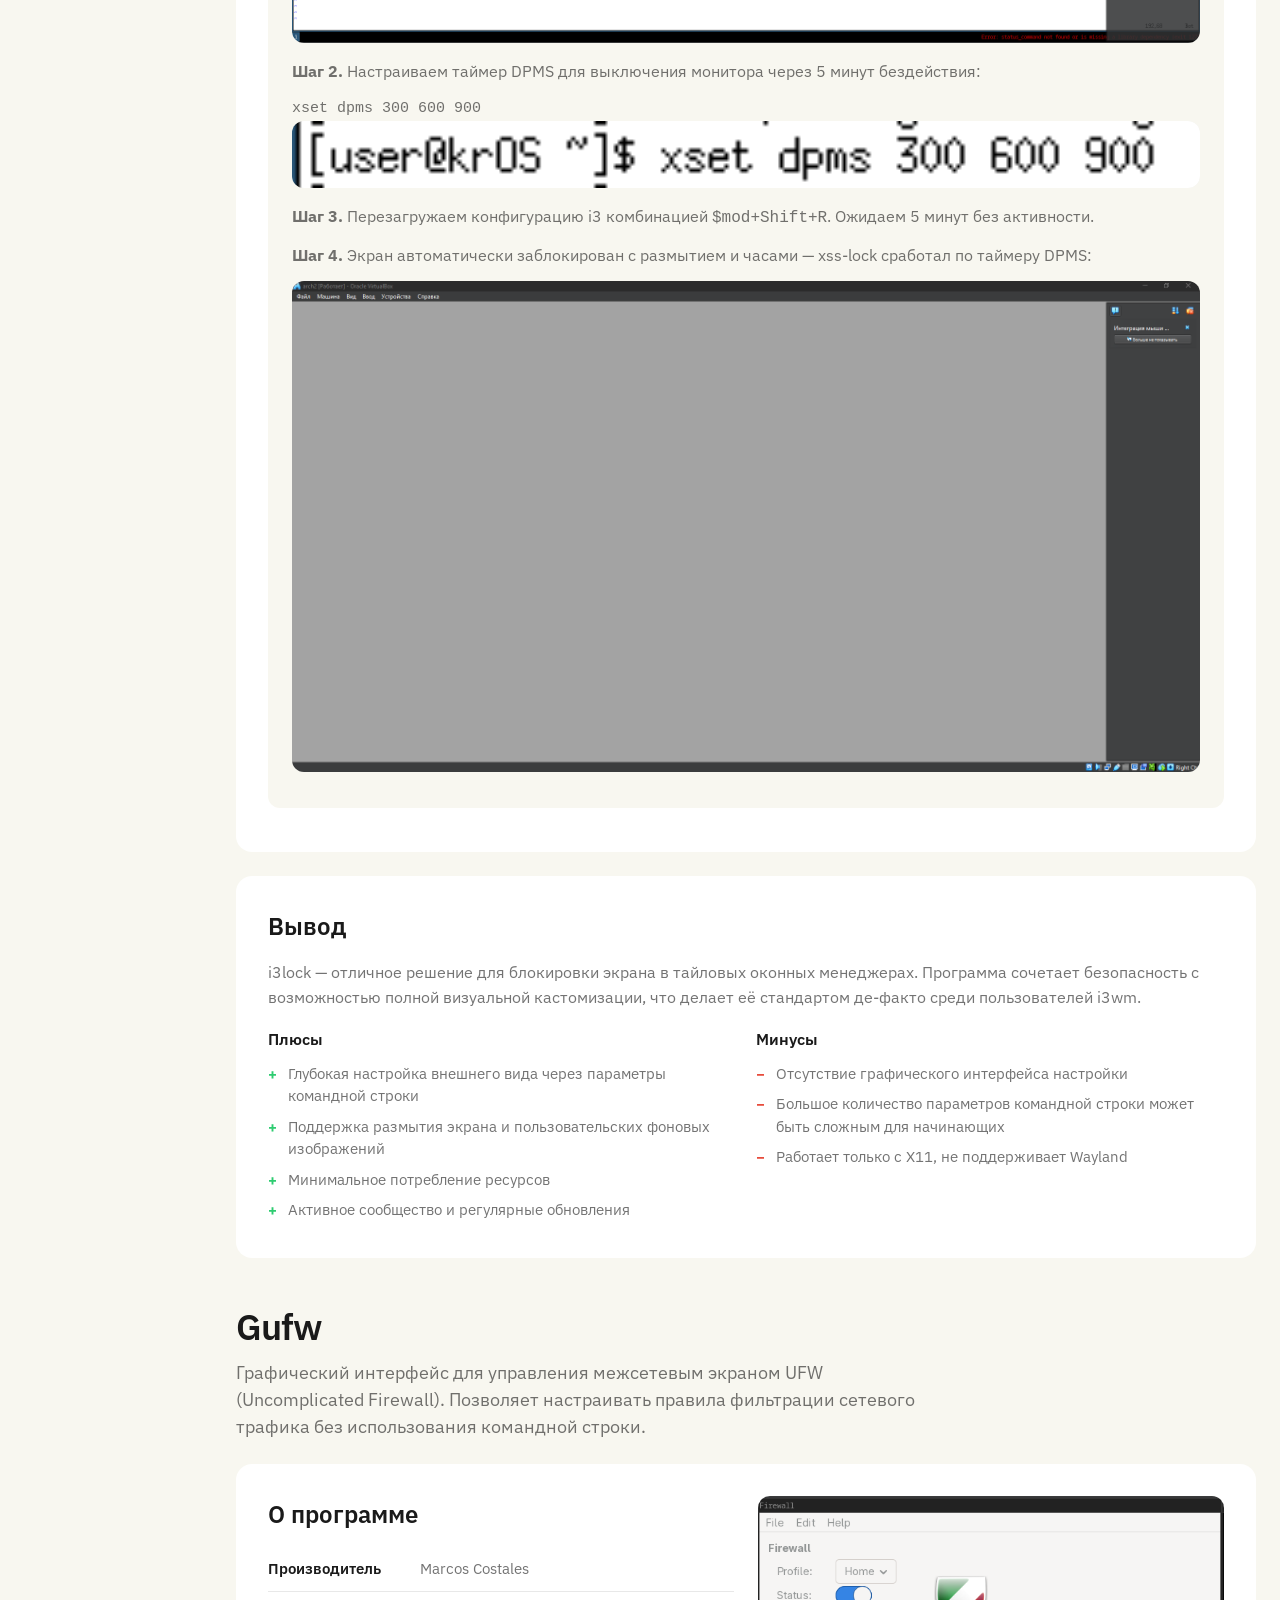
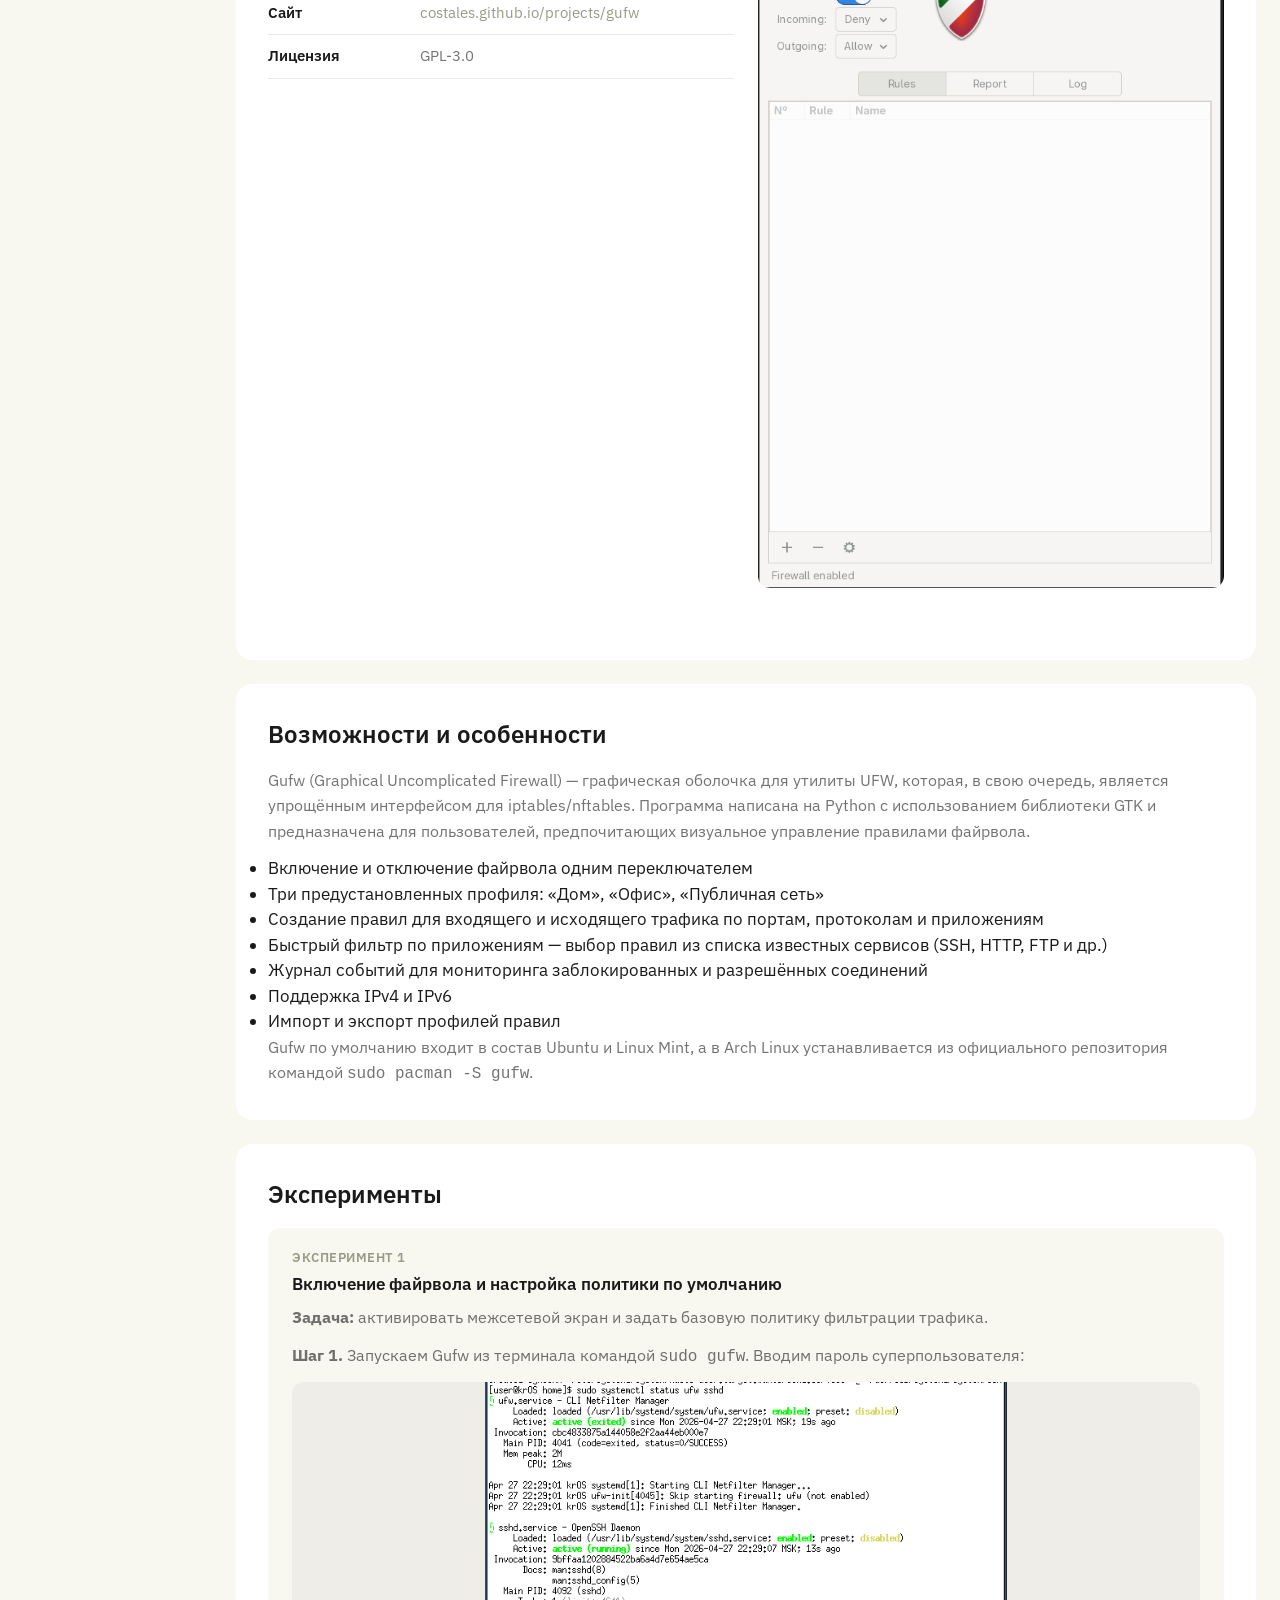
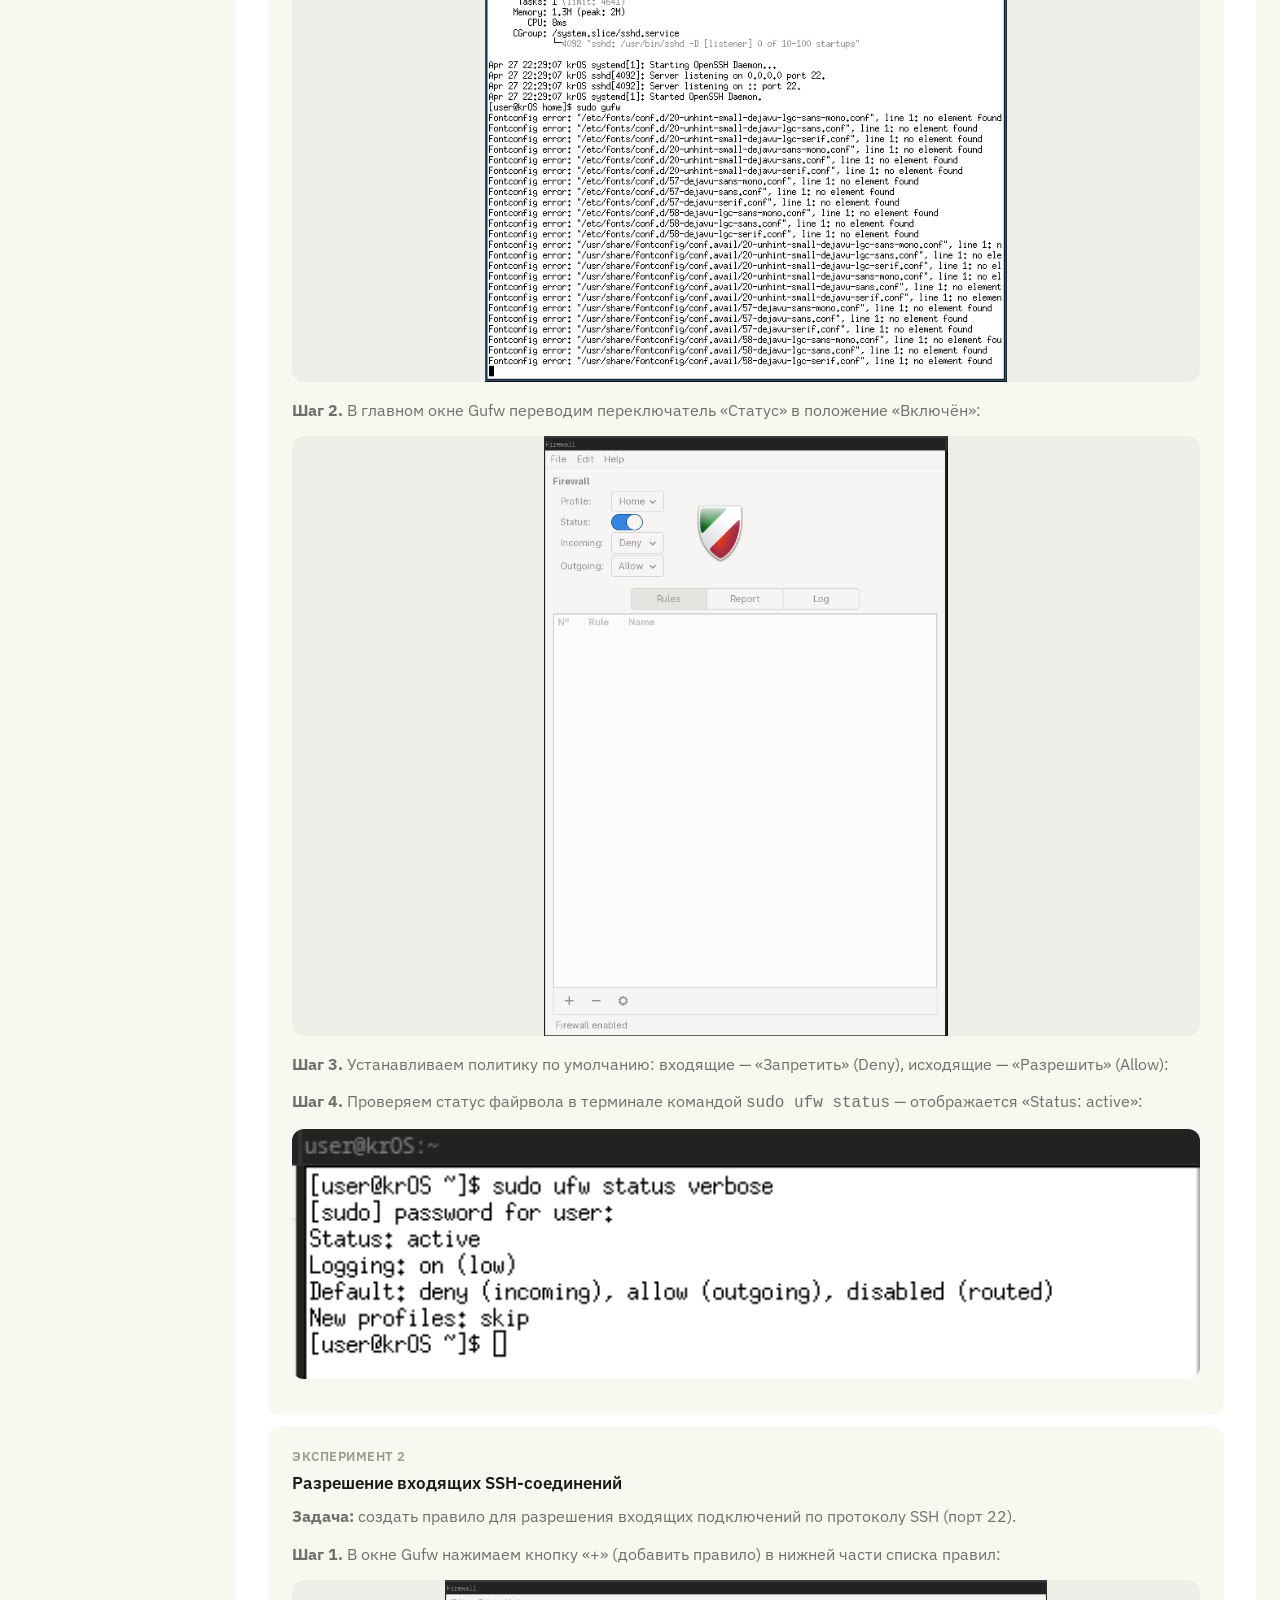
<file: site/topic1.html>
<!DOCTYPE html>
<html lang="ru">
<head>
  <meta charset="UTF-8">
  <meta name="viewport" content="width=device-width, initial-scale=1.0">
  <title>Защита информации — Системное ПО</title>
  <link rel="stylesheet" href="css/style.css">
</head>
<body>

<input type="checkbox" id="sidebar-toggle" class="sidebar-toggle">
<label for="sidebar-toggle" class="sidebar-overlay"></label>

<nav class="sidebar">
  <label for="sidebar-toggle" class="sidebar__close">
    <svg viewBox="0 0 24 24" fill="none" stroke="currentColor" stroke-width="2"><line x1="18" y1="6" x2="6" y2="18"/><line x1="6" y1="6" x2="18" y2="18"/></svg>
  </label>
  <div class="sidebar__logo">Операционные системы</div>
  <div class="sidebar__subtitle">Курсовая работа</div>
  <ul class="sidebar__nav">
    <li><a href="index.html">Главная</a></li>
    <li><a href="os.html">Операционная система</a></li>
    <li><a href="disk.html">Разметка диска</a></li>
    <li><a href="topic1.html" class="active">Защита информации</a></li>
    <li><a href="topic2.html">Диагностика и мониторинг</a></li>
  </ul>
</nav>

<header class="topbar">
  <div class="topbar__inner">
    <label for="sidebar-toggle" class="topbar__menu-btn">
      <svg viewBox="0 0 24 24" fill="none" stroke="currentColor" stroke-width="2"><line x1="3" y1="6" x2="21" y2="6"/><line x1="3" y1="12" x2="21" y2="12"/><line x1="3" y1="18" x2="21" y2="18"/></svg>
    </label>
    <span class="topbar__title">Защита информации от НСД</span>
  </div>
</header>

<main class="main">
  <div class="hero">
    <h1 class="hero__title">Средства защиты информации от НСД</h1>
    <p class="hero__subtitle">Обзор программ для защиты данных в <em>Arch Linux</em></p>
  </div>

  <div class="page-with-sidenav">
  <nav class="local-nav local-nav--side">
    <a href="#i3lock" class="active">i3lock</a>
    <a href="#gufw">Gufw</a>
    <a href="#clamtk">ClamTk</a>
    <a href="#conclusion">Вывод</a>
  </nav>

  <div class="page-content">
  <section id="i3lock" class="section">
    <h2 class="section__title">i3lock</h2>
    <p class="section__desc">Экран блокировки для i3wm с расширенными возможностями кастомизации. Форк оригинального i3lock с поддержкой цветов, индикаторов и богатой визуальной настройки.</p>

    <div class="content-block">
      <img src="static/img/defense_information/i3lock-color/main.png" alt="скриншот i3lock с датой и временем" class="placeholder-img">
      <div class="info-row">
        <span class="info-row__label">Производитель</span>
        <span class="info-row__value">Raymond Li (Raymo111), сообщество</span>
      </div>
      <div class="info-row">
        <span class="info-row__label">Сайт</span>
        <span class="info-row__value"><a href="https://github.com/Raymo111/i3lock" target="_blank">github.com/Raymo111/i3lock</a></span>
      </div>
      <div class="info-row">
        <span class="info-row__label">Лицензия</span>
        <span class="info-row__value">BSD-3-Clause</span>
      </div>
    </div>

    <div class="content-block">
      <h3>Возможности</h3>
      <p>i3lock — расширенная версия стандартного экрана блокировки i3lock, позиционирующая себя как «самый популярный нестандартный экран блокировки в мире». Программа предоставляет полноэкранную блокировку сеанса с индикатором ввода пароля в виде кольцевого виджета.</p>
      <ul>
        <li>Полная настройка цветов всех элементов интерфейса: фон, кольцо индикатора, текст, разделители</li>
        <li>Отображение даты и времени на экране блокировки</li>
        <li>Размытие (blur) текущего содержимого экрана в качестве фона</li>
        <li>Поддержка пользовательских изображений в качестве фона (PNG)</li>
        <li>Анимация кольца при вводе пароля, удалении символов и проверке</li>
        <li>Настраиваемые сообщения при верификации и ошибке ввода</li>
        <li>Поддержка PAM (Pluggable Authentication Modules) для авторизации</li>
      </ul>
    </div>

    <div class="content-block">
      <h3>Особенности</h3>
      <p>В отличие от стандартного i3lock, версия i3lock предлагает десятки параметров командной строки для тонкой настройки внешнего вида. Конфигурация выполняется через аргументы запуска или shell-скрипт, что позволяет легко менять тему оформления.</p>
      <p>Программа не имеет графического интерфейса настройки — всё управление осуществляется через терминал, что соответствует философии i3wm. Поддерживается интеграция с <code>xautolock</code> и <code>xss-lock</code> для автоматической блокировки по таймеру или при закрытии крышки ноутбука.</p>
    </div>

    <div class="content-block">
      <h3>Эксперименты</h3>

      <div class="experiment">
        <div class="experiment__num">Эксперимент 1</div>
        <div class="experiment__title">Базовая блокировка экрана</div>
        <div class="experiment__body">
          <p><strong>Задача:</strong> проверить работу базовой блокировки экрана с помощью i3lock.</p>
          <p><strong>Шаг 1.</strong> Открываем терминал и выполняем команду блокировки с чёрным фоном:</p>
          <pre><code>i3lock -c 000000</code></pre>
          <img src="static/img/defense_information/i3lock-color/exp1/1.png" alt="Шаг 1 — ввод команды в терминале" class="placeholder-img placeholder-img--sm">
          <p><strong>Шаг 2.</strong> Экран заблокирован — отображается чёрный фон. Ввод с клавиатуры и мыши перехватывается i3lock. При нажатии клавиш появляется кольцевой индикатор:</p>
          <img src="static/img/defense_information/i3lock-color/exp1/2.png" alt="Шаг 2 — экран блокировки с индикатором" class="placeholder-img placeholder-img--sm">
          <p><strong>Шаг 3.</strong> Вводим неверный пароль — индикатор окрашивается в красный цвет и отображается сообщение об ошибке:</p>
          <img src="static/img/defense_information/i3lock-color/exp1/3.png" alt="Шаг 3 — неверный пароль" class="placeholder-img placeholder-img--sm">
          <p><strong>Шаг 4.</strong> Вводим верный пароль — экран разблокируется и возвращается рабочий стол:</p>
          <img src="static/img/defense_information/i3lock-color/exp1/4.png" alt="Шаг 4 — успешная разблокировка" class="placeholder-img placeholder-img--sm">
        </div>
      </div>

      <div class="experiment">
        <div class="experiment__num">Эксперимент 2</div>
        <div class="experiment__title">Настройка цветов индикатора</div>
        <div class="experiment__body">
          <p><strong>Задача:</strong> изменить цветовую схему кольцевого индикатора ввода пароля.</p>
          <p><strong>Шаг 1.</strong> Выполняем команду с параметрами цветов в терминале:</p>
          <pre><code>i3lock \
  --inside-color=00000000 \
  --ring-color=5294e2ff \
  --keyhl-color=88c0d0ff \
  --bshl-color=bf616aff \
  --insidever-color=5e81acaa \
  --ringver-color=81a1c1ff \
  --insidewrong-color=bf616aaa \
  --ringwrong-color=d08770ff \
  -c 2e3440</code></pre>
          <img src="static/img/defense_information/i3lock-color/exp2/1.png" alt="Шаг 1 — ввод команды с параметрами цветов" class="placeholder-img placeholder-img--sm">
          <p><strong>Шаг 2.</strong> Экран заблокирован. Кольцо индикатора отображается синим цветом (#5294e2) в состоянии ожидания:</p>
          <img src="static/img/defense_information/i3lock-color/exp2/2.png" alt="Шаг 2 — синее кольцо в ожидании" class="placeholder-img placeholder-img--sm">
          <p><strong>Шаг 3.</strong> При вводе символов пароля кольцо подсвечивается голубым (#88c0d0), при удалении — красным (#bf616a):</p>
          <img src="static/img/defense_information/i3lock-color/exp2/3.png" alt="Шаг 3 — подсветка при вводе пароля" class="placeholder-img placeholder-img--sm">
          <p><strong>Шаг 4.</strong> При проверке пароля кольцо меняется на тёмно-синий, при ошибке — на оранжево-красный:</p>
          <img src="static/img/defense_information/i3lock-color/exp2/4.png" alt="Шаг 4 — кольцо при проверке и ошибке" class="placeholder-img placeholder-img--sm">
        </div>
      </div>

      <div class="experiment">
        <div class="experiment__num">Эксперимент 3</div>
        <div class="experiment__title">Размытие фона экрана блокировки</div>
        <div class="experiment__body">
          <p><strong>Задача:</strong> проверить функцию размытия (blur) текущего содержимого экрана.</p>
          <p><strong>Шаг 1.</strong> На рабочем столе открыты несколько окон с текстом и браузером (для наглядности):</p>
          <img src="static/img/defense_information/i3lock-color/exp3/1.png" alt="Шаг 1 — рабочий стол до блокировки" class="placeholder-img placeholder-img--sm">
          <p><strong>Шаг 2.</strong> Выполняем команду блокировки с размытием:</p>
          <pre><code>i3lock --blur 5 --clock --indicator</code></pre>
          <img src="static/img/defense_information/i3lock-color/exp3/2.png" alt="Шаг 2 — ввод команды blur" class="placeholder-img placeholder-img--sm">
          <p><strong>Шаг 3.</strong> Экран заблокирован — содержимое размыто до неузнаваемости, текст не читается, но общая цветовая гамма сохраняется. Часы и индикатор отображаются поверх размытого фона:</p>
          <img src="static/img/defense_information/i3lock-color/exp3/3.png" alt="Шаг 3 — размытый экран блокировки с часами" class="placeholder-img placeholder-img--sm">
          <p><strong>Шаг 4.</strong> После ввода верного пароля экран разблокируется, все окна на месте:</p>
          <img src="static/img/defense_information/i3lock-color/exp3/4.png" alt="Шаг 4 — рабочий стол после разблокировки" class="placeholder-img placeholder-img--sm">
        </div>
      </div>

      <div class="experiment">
        <div class="experiment__num">Эксперимент 4</div>
        <div class="experiment__title">Отображение даты и времени</div>
        <div class="experiment__body">
          <p><strong>Задача:</strong> настроить вывод текущей даты и времени на экране блокировки.</p>
          <p><strong>Шаг 1.</strong> Выполняем команду с параметрами отображения часов:</p>
          <pre><code>i3lock --clock \
  --time-str="%H:%M:%S" \
  --date-str="%A, %d %B %Y" \
  --time-color=ffffffff \
  --date-color=ffffffaa \
  --times-ize=48 \
  --date-size=20 \
  --indicator \
  -c 2e3440</code></pre>
          <img src="static/img/defense_information/i3lock-color/exp4/1.png" alt="Шаг 1 — ввод команды с параметрами часов" class="placeholder-img placeholder-img--sm">
          <p><strong>Шаг 2.</strong> Экран заблокирован. Отображается время в формате ЧЧ:ММ:СС крупным шрифтом (48pt) и дата ниже мелким (20pt):</p>
          <img src="static/img/defense_information/i3lock-color/exp4/2.png" alt="Шаг 2 — экран блокировки с часами и датой" class="placeholder-img placeholder-img--sm">
          <p><strong>Шаг 3.</strong> Время обновляется в реальном времени. Кольцевой индикатор появляется при начале ввода пароля, часы и дата остаются видимыми:</p>
          <img src="static/img/defense_information/i3lock-color/exp4/3.png" alt="Шаг 3 — часы и индикатор при вводе пароля" class="placeholder-img placeholder-img--sm">
        </div>
      </div>

      <div class="experiment">
        <div class="experiment__num">Эксперимент 5</div>
        <div class="experiment__title">Автоматическая блокировка по таймеру</div>
        <div class="experiment__body">
          <p><strong>Задача:</strong> настроить автоблокировку экрана при бездействии пользователя через xss-lock.</p>
          <p><strong>Шаг 1.</strong> Открываем конфигурацию i3 (<code>~/.config/i3/config</code>) и добавляем строку автозапуска xss-lock:</p>
          <pre><code>exec --no-startup-id xss-lock -- i3lock --blur 5 --clock --indicator</code></pre>
          <img src="static/img/defense_information/i3lock-color/exp5/1.png" alt="Шаг 1 — редактирование конфигурации i3" class="placeholder-img placeholder-img--sm">
          <p><strong>Шаг 2.</strong> Настраиваем таймер DPMS для выключения монитора через 5 минут бездействия:</p>
          <pre><code>xset dpms 300 600 900</code></pre>
          <img src="static/img/defense_information/i3lock-color/exp5/2.png" alt="Шаг 2 — настройка DPMS в терминале" class="placeholder-img placeholder-img--sm">
          <p><strong>Шаг 3.</strong> Перезагружаем конфигурацию i3 комбинацией <kbd>$mod+Shift+R</kbd>. Ожидаем 5 минут без активности.</p>
          <p><strong>Шаг 4.</strong> Экран автоматически заблокирован с размытием и часами — xss-lock сработал по таймеру DPMS:</p>
          <img src="static/img/defense_information/i3lock-color/exp5/4.png" alt="Шаг 4 — автоматическая блокировка экрана" class="placeholder-img placeholder-img--sm">
        </div>
      </div>
    </div>

    <div class="content-block">
      <h3>Вывод</h3>
      <p>i3lock — отличное решение для блокировки экрана в тайловых оконных менеджерах. Программа сочетает безопасность с возможностью полной визуальной кастомизации, что делает её стандартом де-факто среди пользователей i3wm.</p>
      <div class="pros-cons">
        <div class="pros-cons__col pros-cons__col--plus">
          <h4>Плюсы</h4>
          <ul>
            <li>Глубокая настройка внешнего вида через параметры командной строки</li>
            <li>Поддержка размытия экрана и пользовательских фоновых изображений</li>
            <li>Минимальное потребление ресурсов</li>
            <li>Активное сообщество и регулярные обновления</li>
          </ul>
        </div>
        <div class="pros-cons__col pros-cons__col--minus">
          <h4>Минусы</h4>
          <ul>
            <li>Отсутствие графического интерфейса настройки</li>
            <li>Большое количество параметров командной строки может быть сложным для начинающих</li>
            <li>Работает только с X11, не поддерживает Wayland</li>
          </ul>
        </div>
      </div>
    </div>
  </section>

  <section id="gufw" class="section">
    <h2 class="section__title">Gufw</h2>
    <p class="section__desc">Графический интерфейс для управления межсетевым экраном UFW (Uncomplicated Firewall). Позволяет настраивать правила фильтрации сетевого трафика без использования командной строки.</p>

    <div class="content-block">
      <div class="two-col">
        <div>
          <h3>О программе</h3>
          <div class="info-row">
            <span class="info-row__label">Производитель</span>
            <span class="info-row__value">Marcos Costales</span>
          </div>
          <div class="info-row">
            <span class="info-row__label">Сайт</span>
            <span class="info-row__value"><a href="https://costales.github.io/projects/gufw/" target="_blank">costales.github.io/projects/gufw</a></span>
          </div>
          <div class="info-row">
            <span class="info-row__label">Лицензия</span>
            <span class="info-row__value">GPL-3.0</span>
          </div>
        </div>
        <img src="static/img/defense_information/gufw/main.png" alt="скриншот Gufw с датой и временем" class="placeholder-img">
      </div>
    </div>

    <div class="content-block">
      <h3>Возможности и особенности</h3>
      <p>Gufw (Graphical Uncomplicated Firewall) — графическая оболочка для утилиты UFW, которая, в свою очередь, является упрощённым интерфейсом для iptables/nftables. Программа написана на Python с использованием библиотеки GTK и предназначена для пользователей, предпочитающих визуальное управление правилами файрвола.</p>
      <ul>
        <li>Включение и отключение файрвола одним переключателем</li>
        <li>Три предустановленных профиля: «Дом», «Офис», «Публичная сеть»</li>
        <li>Создание правил для входящего и исходящего трафика по портам, протоколам и приложениям</li>
        <li>Быстрый фильтр по приложениям — выбор правил из списка известных сервисов (SSH, HTTP, FTP и др.)</li>
        <li>Журнал событий для мониторинга заблокированных и разрешённых соединений</li>
        <li>Поддержка IPv4 и IPv6</li>
        <li>Импорт и экспорт профилей правил</li>
      </ul>
      <p>Gufw по умолчанию входит в состав Ubuntu и Linux Mint, а в Arch Linux устанавливается из официального репозитория командой <code>sudo pacman -S gufw</code>.</p>
    </div>

    <div class="content-block">
      <h3>Эксперименты</h3>

      <div class="experiment">
        <div class="experiment__num">Эксперимент 1</div>
        <div class="experiment__title">Включение файрвола и настройка политики по умолчанию</div>
        <div class="experiment__body">
          <p><strong>Задача:</strong> активировать межсетевой экран и задать базовую политику фильтрации трафика.</p>
          <p><strong>Шаг 1.</strong> Запускаем Gufw из терминала командой <code>sudo gufw</code>. Вводим пароль суперпользователя:</p>
          <img src="static/img/defense_information/gufw/exp1/1.png" alt="Шаг 1 — запуск Gufw и ввод пароля" class="placeholder-img placeholder-img--sm">
          <p><strong>Шаг 2.</strong> В главном окне Gufw переводим переключатель «Статус» в положение «Включён»:</p>
          <img src="static/img/defense_information/gufw/exp1/2.png" alt="Шаг 2 — включение файрвола" class="placeholder-img placeholder-img--sm">
          <p><strong>Шаг 3.</strong> Устанавливаем политику по умолчанию: входящие — «Запретить» (Deny), исходящие — «Разрешить» (Allow):</p>
          <p><strong>Шаг 4.</strong> Проверяем статус файрвола в терминале командой <code>sudo ufw status</code> — отображается «Status: active»:</p>
          <img src="static/img/defense_information/gufw/exp1/4.png" alt="Шаг 4 — проверка статуса в терминале" class="placeholder-img placeholder-img--sm">
        </div>
      </div>

      <div class="experiment">
        <div class="experiment__num">Эксперимент 2</div>
        <div class="experiment__title">Разрешение входящих SSH-соединений</div>
        <div class="experiment__body">
          <p><strong>Задача:</strong> создать правило для разрешения входящих подключений по протоколу SSH (порт 22).</p>
          <p><strong>Шаг 1.</strong> В окне Gufw нажимаем кнопку «+» (добавить правило) в нижней части списка правил:</p>
          <img src="static/img/defense_information/gufw/exp2/1.png" alt="Шаг 1 — кнопка добавления правила" class="placeholder-img placeholder-img--sm">
          <p><strong>Шаг 2.</strong> На вкладке «Простые» выбираем: политика — «Разрешить», направление — «Входящий», протокол — «TCP», порт — «22». Нажимаем «Добавить»:</p>
          <img src="static/img/defense_information/gufw/exp2/2.png" alt="Шаг 2 — заполнение формы правила SSH" class="placeholder-img placeholder-img--sm">
          <p><strong>Шаг 3.</strong> В списке правил появилась запись «22/tcp ALLOW IN Anywhere»:</p>
          <img src="static/img/defense_information/gufw/exp2/3.png" alt="Шаг 3 — правило SSH в списке" class="placeholder-img placeholder-img--sm">
          <p><strong>Шаг 4.</strong> Проверяем подключение с другой машины: <code>ssh user@localhost</code> — соединение установлено успешно:</p>
          <img src="static/img/defense_information/gufw/exp2/4.png" alt="Шаг 4 — успешное SSH-подключение" class="placeholder-img placeholder-img--sm">
        </div>
      </div>

      <div class="experiment">
        <div class="experiment__num">Эксперимент 3</div>
        <div class="experiment__title">Блокировка входящих подключений на определённый порт</div>
        <div class="experiment__body">
          <p><strong>Задача:</strong> заблокировать входящие подключения на порт 8080.</p>
          <p><strong>Шаг 1.</strong> Запускаем тестовый HTTP-сервер на порту 8080: <code>python -m http.server 8080</code>:</p>
          <img src="static/img/defense_information/gufw/exp3/1.png" alt="Шаг 1 — запуск тестового сервера" class="placeholder-img placeholder-img--sm">
          <p><strong>Шаг 2.</strong> Проверяем доступ с другого устройства — страница открывается по адресу <code>http://192.168.56.101:8080</code>:</p>
          <img src="static/img/defense_information/gufw/exp3/2.png" alt="Шаг 2 — доступ до блокировки" class="placeholder-img placeholder-img--sm">
          <p><strong>Шаг 3.</strong> В Gufw добавляем правило: политика — «Запретить», направление — «Входящий», протокол — «TCP», порт — «8080»:</p>
          <img src="static/img/defense_information/gufw/exp3/3.png" alt="Шаг 3 — создание правила блокировки" class="placeholder-img placeholder-img--sm">
          <p><strong>Шаг 4.</strong> Повторяем попытку доступа с другого устройства — соединение отклонено, страница не загружается:</p>
          <img src="static/img/defense_information/gufw/exp3/4.png" alt="Шаг 4 — соединение заблокировано" class="placeholder-img placeholder-img--sm">
        </div>
      </div>

      <div class="experiment">
        <div class="experiment__num">Эксперимент 4</div>
        <div class="experiment__title">Создание правила для конкретного IP-адреса</div>
        <div class="experiment__body">
          <p><strong>Задача:</strong> разрешить SSH-доступ только с определённого IP-адреса.</p>
          <p><strong>Шаг 1.</strong> Удаляем предыдущее общее правило для SSH (порт 22), выделив его и нажав кнопку «−»:</p>
          <img src="static/img/defense_information/gufw/exp4/1.png" alt="Шаг 1 — удаление старого правила" class="placeholder-img placeholder-img--sm">
          <p><strong>Шаг 2.</strong> Нажимаем «+» и переходим на вкладку «Расширенные». Заполняем: политика — «Разрешить», направление — «Входящий», протокол — «TCP», IP источника — «192.168.1.50», порт — «22»:</p>
          <img src="static/img/defense_information/gufw/exp4/2.png" alt="Шаг 2 — расширенное правило с IP" class="placeholder-img placeholder-img--sm">
          <p><strong>Шаг 3.</strong> Проверяем SSH с доверенного IP (192.168.1.50) — подключение успешно:</p>
          <img src="static/img/defense_information/gufw/exp4/3.png" alt="Шаг 3 — успешное подключение с доверенного IP" class="placeholder-img placeholder-img--sm">
          <p><strong>Шаг 4.</strong> Проверяем SSH с другого IP (192.168.1.60) — соединение отклонено «Connection refused»:</p>
          <img src="static/img/defense_information/gufw/exp4/4.png" alt="Шаг 4 — отказ подключения с другого IP" class="placeholder-img placeholder-img--sm">
        </div>
      </div>

      <div class="experiment">
        <div class="experiment__num">Эксперимент 5</div>
        <div class="experiment__title">Переключение между профилями</div>
        <div class="experiment__body">
          <p><strong>Задача:</strong> проверить работу предустановленных профилей Gufw.</p>
          <p><strong>Шаг 1.</strong> В выпадающем списке «Профиль» выбираем «Дом» (Home). Добавляем разрешения для SSH и Samba:</p>
          <img src="static/img/defense_information/gufw/exp5/1.png" alt="Шаг 1 — профиль Дом с правилами" class="placeholder-img placeholder-img--sm">
          <p><strong>Шаг 2.</strong> Переключаемся на профиль «Офис» (Office) — набор правил автоматически меняется:</p>
          <img src="static/img/defense_information/gufw/exp5/2.png" alt="Шаг 2 — профиль Офис" class="placeholder-img placeholder-img--sm">
          <p><strong>Шаг 3.</strong> Переключаемся на «Публичная сеть» (Public) — устанавливаем максимально строгую политику: входящие — «Отклонить»:</p>
          <img src="static/img/defense_information/gufw/exp5/3.png" alt="Шаг 3 — профиль Публичная сеть" class="placeholder-img placeholder-img--sm">
          <p><strong>Шаг 4.</strong> Возвращаемся на профиль «Дом» — все ранее добавленные правила SSH и Samba сохранены:</p>
          <img src="static/img/defense_information/gufw/exp5/4.png" alt="Шаг 4 — возврат к профилю Дом" class="placeholder-img placeholder-img--sm">
        </div>
      </div>
    </div>

    <div class="content-block">
      <h3>Вывод</h3>
      <p>Gufw — удобный инструмент для управления межсетевым экраном, который значительно упрощает настройку правил фильтрации трафика. Благодаря интуитивному интерфейсу, программа подходит как начинающим, так и опытным пользователям Linux.</p>
      <div class="pros-cons">
        <div class="pros-cons__col pros-cons__col--plus">
          <h4>Плюсы</h4>
          <ul>
            <li>Простой и понятный графический интерфейс</li>
            <li>Предустановленные профили для разных сценариев использования</li>
            <li>Быстрое добавление правил по приложениям</li>
            <li>Поддержка как IPv4, так и IPv6</li>
          </ul>
        </div>
        <div class="pros-cons__col pros-cons__col--minus">
          <h4>Минусы</h4>
          <ul>
            <li>Ограниченный функционал по сравнению с прямой работой с iptables/nftables</li>
            <li>Не поддерживает сложные правила маршрутизации и NAT</li>
            <li>Требует права суперпользователя для запуска</li>
          </ul>
        </div>
      </div>
    </div>
  </section>

  <section id="clamtk" class="section">
    <h2 class="section__title">ClamTk</h2>
    <p class="section__desc">Графическая оболочка для антивирусного движка ClamAV — одного из немногих антивирусных решений с открытым исходным кодом для Linux.</p>

    <div class="content-block">
      <img src="static/img/defense_information/clamtk/main.png" alt="скриншот ClamTk с датой и временем" class="placeholder-img">
      <div class="info-row">
        <span class="info-row__label">Производитель</span>
        <span class="info-row__value">Dave Mauroni</span>
      </div>
      <div class="info-row">
        <span class="info-row__label">Сайт</span>
        <span class="info-row__value"><a href="https://github.com/dave-theunsub/clamtk" target="_blank">github.com/dave-theunsub/clamtk</a></span>
      </div>
      <div class="info-row">
        <span class="info-row__label">Лицензия</span>
        <span class="info-row__value">GPL (Perl/Gtk)</span>
      </div>
    </div>

    <div class="two-col">
      <div class="content-block">
        <h3>Возможности</h3>
        <p>ClamTk — лёгкий графический интерфейс для антивируса ClamAV, написанный на Perl с использованием библиотеки Gtk. Проект существует с февраля 2004 года и предоставляет удобный доступ к функциям сканирования без необходимости работать в терминале.</p>
        <ul>
          <li>Сканирование отдельных файлов, папок и всей домашней директории</li>
          <li>Планирование сканирования по расписанию</li>
          <li>Автоматическое обновление вирусных баз данных</li>
          <li>Карантин для обнаруженных угроз</li>
          <li>Просмотр истории сканирований и обнаруженных угроз</li>
        </ul>
      </div>
      <div class="content-block">
        <h3>Особенности</h3>
        <p>ClamTk использует движок ClamAV, который обновляет вирусные базы несколько раз в день. Движок ClamAV разработан компанией Cisco Systems (ранее Sourcefire) и широко используется на почтовых серверах для фильтрации вредоносных вложений.</p>
        <ul>
          <li>Работает поверх консольного ClamAV — для работы необходим установленный пакет <code>clamav</code></li>
          <li>Минималистичный интерфейс с фокусом на простоту</li>
          <li>Поддержка исключений — можно задать директории, которые не будут сканироваться</li>
          <li>Интеграция с файловым менеджером через контекстное меню</li>
        </ul>
      </div>
    </div>

    <div class="content-block">
      <h3>Эксперименты</h3>

      <div class="experiment">
        <div class="experiment__num">Эксперимент 1</div>
        <div class="experiment__title">Обновление вирусных баз данных</div>
        <div class="experiment__body">
          <p><strong>Задача:</strong> обновить антивирусные базы ClamAV через графический интерфейс ClamTk.</p>
          <p><strong>Шаг 1.</strong> Запускаем ClamTk из меню приложений или командой <code>clamtk</code>. Открывается главное окно программы:</p>
          <img src="static/img/defense_information/clamtk/exp1/1.png" alt="Шаг 1 — главное окно ClamTk" class="placeholder-img placeholder-img--sm">
          <p><strong>Шаг 2.</strong> В разделе «Обновления» нажимаем кнопку «Обновить сигнатуры». Начинается загрузка баз с серверов ClamAV:</p>
          <p><strong>Шаг 3.</strong> Обновление завершено. Отображается версия баз (daily.cld), дата обновления и общее количество сигнатур (более 8,6 млн):</p>
          <img src="static/img/defense_information/clamtk/exp1/3.png" alt="Шаг 3 — информация об обновлённых базах" class="placeholder-img placeholder-img--sm">
          <p><strong>Шаг 4.</strong> Проверяем в терминале командой <code>sudo freshclam</code> — базы актуальны:</p>
          <img src="static/img/defense_information/clamtk/exp1/4.png" alt="Шаг 4 — проверка freshclam в терминале" class="placeholder-img placeholder-img--sm">
        </div>
      </div>

      <div class="experiment">
        <div class="experiment__num">Эксперимент 2</div>
        <div class="experiment__title">Тестирование обнаружения с помощью EICAR</div>
        <div class="experiment__body">
          <p><strong>Задача:</strong> проверить способность ClamTk обнаруживать вредоносные файлы с помощью стандартного тестового файла EICAR.</p>
          <p><strong>Шаг 1.</strong> Загружаем тестовый файл EICAR в терминале (безвредный тестовый файл для проверки антивирусов):</p>
          <pre><code>curl -o ~/eicar.com.txt https://secure.eicar.org/eicar.com.txt</code></pre>
          <img src="static/img/defense_information/clamtk/exp2/1.png" alt="Шаг 1 — загрузка EICAR файла" class="placeholder-img placeholder-img--sm">
          <p><strong>Шаг 2.</strong> В ClamTk выбираем «Сканировать файл» и указываем скачанный <code>~/eicar.com.txt</code>:</p>
          <img src="static/img/defense_information/clamtk/exp2/2.png" alt="Шаг 2 — выбор файла для сканирования" class="placeholder-img placeholder-img--sm">
          <p><strong>Шаг 3.</strong> ClamTk обнаружил угрозу — отображается предупреждение «Eicar-Signature FOUND»:</p>
          <img src="static/img/defense_information/clamtk/exp2/3.png" alt="Шаг 3 — обнаружена угроза EICAR" class="placeholder-img placeholder-img--sm">
          <p><strong>Шаг 4.</strong> Файл помечен как вредоносный. Предлагается переместить в карантин или удалить:</p>
        </div>
      </div>

      <div class="experiment">
        <div class="experiment__num">Эксперимент 3</div>
        <div class="experiment__title">Сканирование домашней директории</div>
        <div class="experiment__body">
          <p><strong>Задача:</strong> выполнить полное сканирование домашней директории пользователя.</p>
          <p><strong>Шаг 1.</strong> В ClamTk выбираем «Сканировать директорию» и указываем папку <code>/home/user</code>:</p>
          <img src="static/img/defense_information/clamtk/exp3/1.png" alt="Шаг 1 — выбор директории для сканирования" class="placeholder-img placeholder-img--sm">
          <p><strong>Шаг 2.</strong> Сканирование запущено — отображается прогресс-бар и количество проверенных файлов:</p>
          <img src="static/img/defense_information/clamtk/exp3/2.png" alt="Шаг 2 — процесс сканирования" class="placeholder-img placeholder-img--sm">
          <p><strong>Шаг 3.</strong> Сканирование завершено за 12 минут. Проверено 14 328 файлов, обнаружена 1 угроза (EICAR-файл):</p>
          <img src="static/img/defense_information/clamtk/exp3/3.png" alt="Шаг 3 — результаты сканирования" class="placeholder-img placeholder-img--sm">
          <p><strong>Шаг 4.</strong> В окне результатов отображается путь к заражённому файлу, тип угрозы и кнопки действий:</p>
          <img src="static/img/defense_information/clamtk/exp3/4.png" alt="Шаг 4 — детали найденной угрозы" class="placeholder-img placeholder-img--sm">
        </div>
      </div>

      <div class="experiment">
        <div class="experiment__num">Эксперимент 4</div>
        <div class="experiment__title">Перемещение обнаруженного файла в карантин</div>
        <div class="experiment__body">
          <p><strong>Задача:</strong> переместить обнаруженный вредоносный файл в карантин ClamTk.</p>
          <p><strong>Шаг 1.</strong> В списке обнаруженных угроз выделяем файл <code>eicar.com.txt</code> и нажимаем кнопку «Карантин»:</p>
          <img src="static/img/defense_information/clamtk/exp4/1.png" alt="Шаг 1 — выбор файла для карантина" class="placeholder-img placeholder-img--sm">
          <p><strong>Шаг 2.</strong> Файл перемещён в директорию <code>~/.clamtk/viruses/</code>. Исходный файл удалён из домашней папки:</p>
          <img src="static/img/defense_information/clamtk/exp4/2.png" alt="Шаг 2 — файл перемещён в карантин" class="placeholder-img placeholder-img--sm">
          <p><strong>Шаг 3.</strong> Открываем раздел «Карантин» в ClamTk — файл отображается с возможностью восстановления или удаления:</p>
          <img src="static/img/defense_information/clamtk/exp4/3.png" alt="Шаг 3 — раздел карантина ClamTk" class="placeholder-img placeholder-img--sm">
          <p><strong>Шаг 4.</strong> Повторное сканирование домашней директории — угроз не обнаружено:</p>
          <img src="static/img/defense_information/clamtk/exp4/4.png" alt="Шаг 4 — чистое повторное сканирование" class="placeholder-img placeholder-img--sm">
        </div>
      </div>

      <div class="experiment">
        <div class="experiment__num">Эксперимент 5</div>
        <div class="experiment__title">Настройка сканирования по расписанию</div>
        <div class="experiment__body">
          <p><strong>Задача:</strong> настроить автоматическое сканирование домашней директории по расписанию.</p>
          <p><strong>Шаг 1.</strong> В ClamTk открываем раздел «Планировщик» (Scheduler):</p>
          <img src="static/img/defense_information/clamtk/exp5/1.png" alt="Шаг 1 — раздел планировщика" class="placeholder-img placeholder-img--sm">
          <p><strong>Шаг 2.</strong> Устанавливаем время автоматического обновления баз — 13:00 ежедневно:</p>
          <img src="static/img/defense_information/clamtk/exp5/2.png" alt="Шаг 2 — расписание обновления баз" class="placeholder-img placeholder-img--sm">
          <p><strong>Шаг 3.</strong> Устанавливаем время сканирования — 14:00 ежедневно (через час после обновления баз):</p>
          <img src="static/img/defense_information/clamtk/exp5/3.png" alt="Шаг 3 — расписание сканирования" class="placeholder-img placeholder-img--sm">
          <p><strong>Шаг 4.</strong> Проверяем созданные задания в терминале командой <code>crontab -l</code> — видим две записи для freshclam и clamscan:</p>
          <img src="static/img/defense_information/clamtk/exp5/4.png" alt="Шаг 4 — crontab с заданиями ClamTk" class="placeholder-img placeholder-img--sm">
        </div>
      </div>
    </div>

    <div class="content-block">
      <h3>Вывод</h3>
      <p>ClamTk представляет собой удобную графическую оболочку для ClamAV, которая делает антивирусную проверку в Linux доступной для пользователей без опыта работы в командной строке. Несмотря на ограничения, это один из немногих бесплатных антивирусов с открытым исходным кодом для Linux.</p>
      <div class="pros-cons">
        <div class="pros-cons__col pros-cons__col--plus">
          <h4>Плюсы</h4>
          <ul>
            <li>Бесплатность и открытый исходный код</li>
            <li>Простой и понятный интерфейс</li>
            <li>Регулярное обновление вирусных баз</li>
            <li>Возможность сканирования по расписанию</li>
          </ul>
        </div>
        <div class="pros-cons__col pros-cons__col--minus">
          <h4>Минусы</h4>
          <ul>
            <li>Низкая скорость сканирования по сравнению с коммерческими антивирусами</li>
            <li>Отсутствие защиты в реальном времени в графическом режиме</li>
            <li>Проект больше активно не поддерживается (с 2024 года)</li>
          </ul>
        </div>
      </div>
    </div>
  </section>

  <section id="conclusion">
    <div class="conclusion-block">
      <h3>Общий вывод по разделу</h3>
      <p>Рассмотренные три программы покрывают основные аспекты защиты информации от несанкционированного доступа в Arch Linux:</p>
      <ul>
        <li><strong>i3lock</strong> защищает от физического доступа к компьютеру, блокируя экран с требованием пароля;</li>
        <li><strong>Gufw</strong> обеспечивает сетевую безопасность, фильтруя входящий и исходящий трафик по заданным правилам;</li>
        <li><strong>ClamTk</strong> предоставляет антивирусную защиту, позволяя обнаруживать вредоносное ПО в файлах.</li>
      </ul>
      <p>В совокупности эти инструменты формируют базовый уровень безопасности рабочей станции на Linux. Все три программы бесплатны, имеют открытый исходный код и доступны в репозиториях Arch Linux. При этом каждая решает свою специфическую задачу, и их рекомендуется использовать совместно для комплексной защиты системы.</p>
    </div>
  </section>
  </div>
  </div>
</main>

<script>
document.addEventListener("DOMContentLoaded", function () {
  var nav = document.querySelector(".local-nav--side");
  var links = nav.querySelectorAll("a");
  var sections = [];
  links.forEach(function (link) {
    var id = link.getAttribute("href").replace("#", "");
    var el = document.getElementById(id);
    if (el) sections.push({ id: id, el: el, link: link });
  });
  var observer = new IntersectionObserver(function (entries) {
    entries.forEach(function (entry) {
      if (entry.isIntersecting) {
        links.forEach(function (l) { l.classList.remove("active"); });
        sections.forEach(function (s) {
          if (s.id === entry.target.id) s.link.classList.add("active");
        });
      }
    });
  }, { rootMargin: "-20% 0px -60% 0px" });
  sections.forEach(function (s) { observer.observe(s.el); });
});
</script>
</body>
</html>
</file>
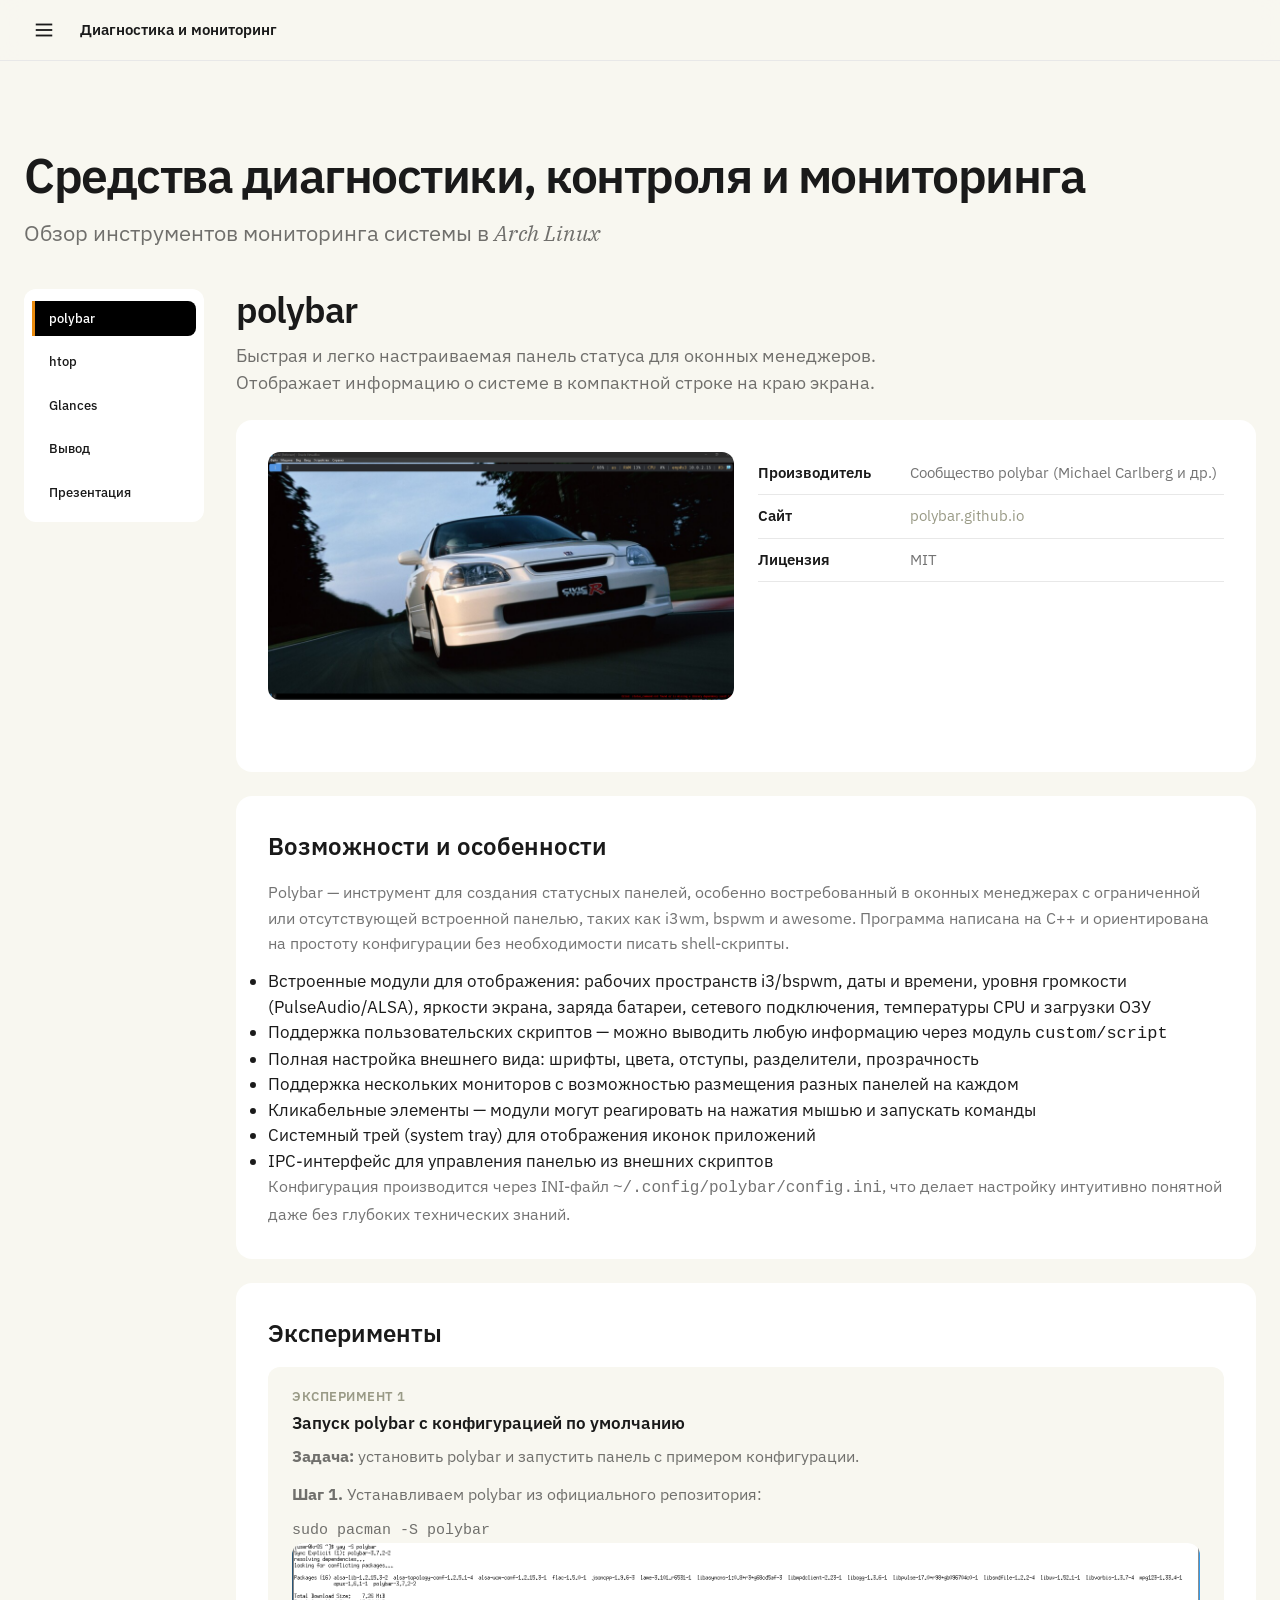
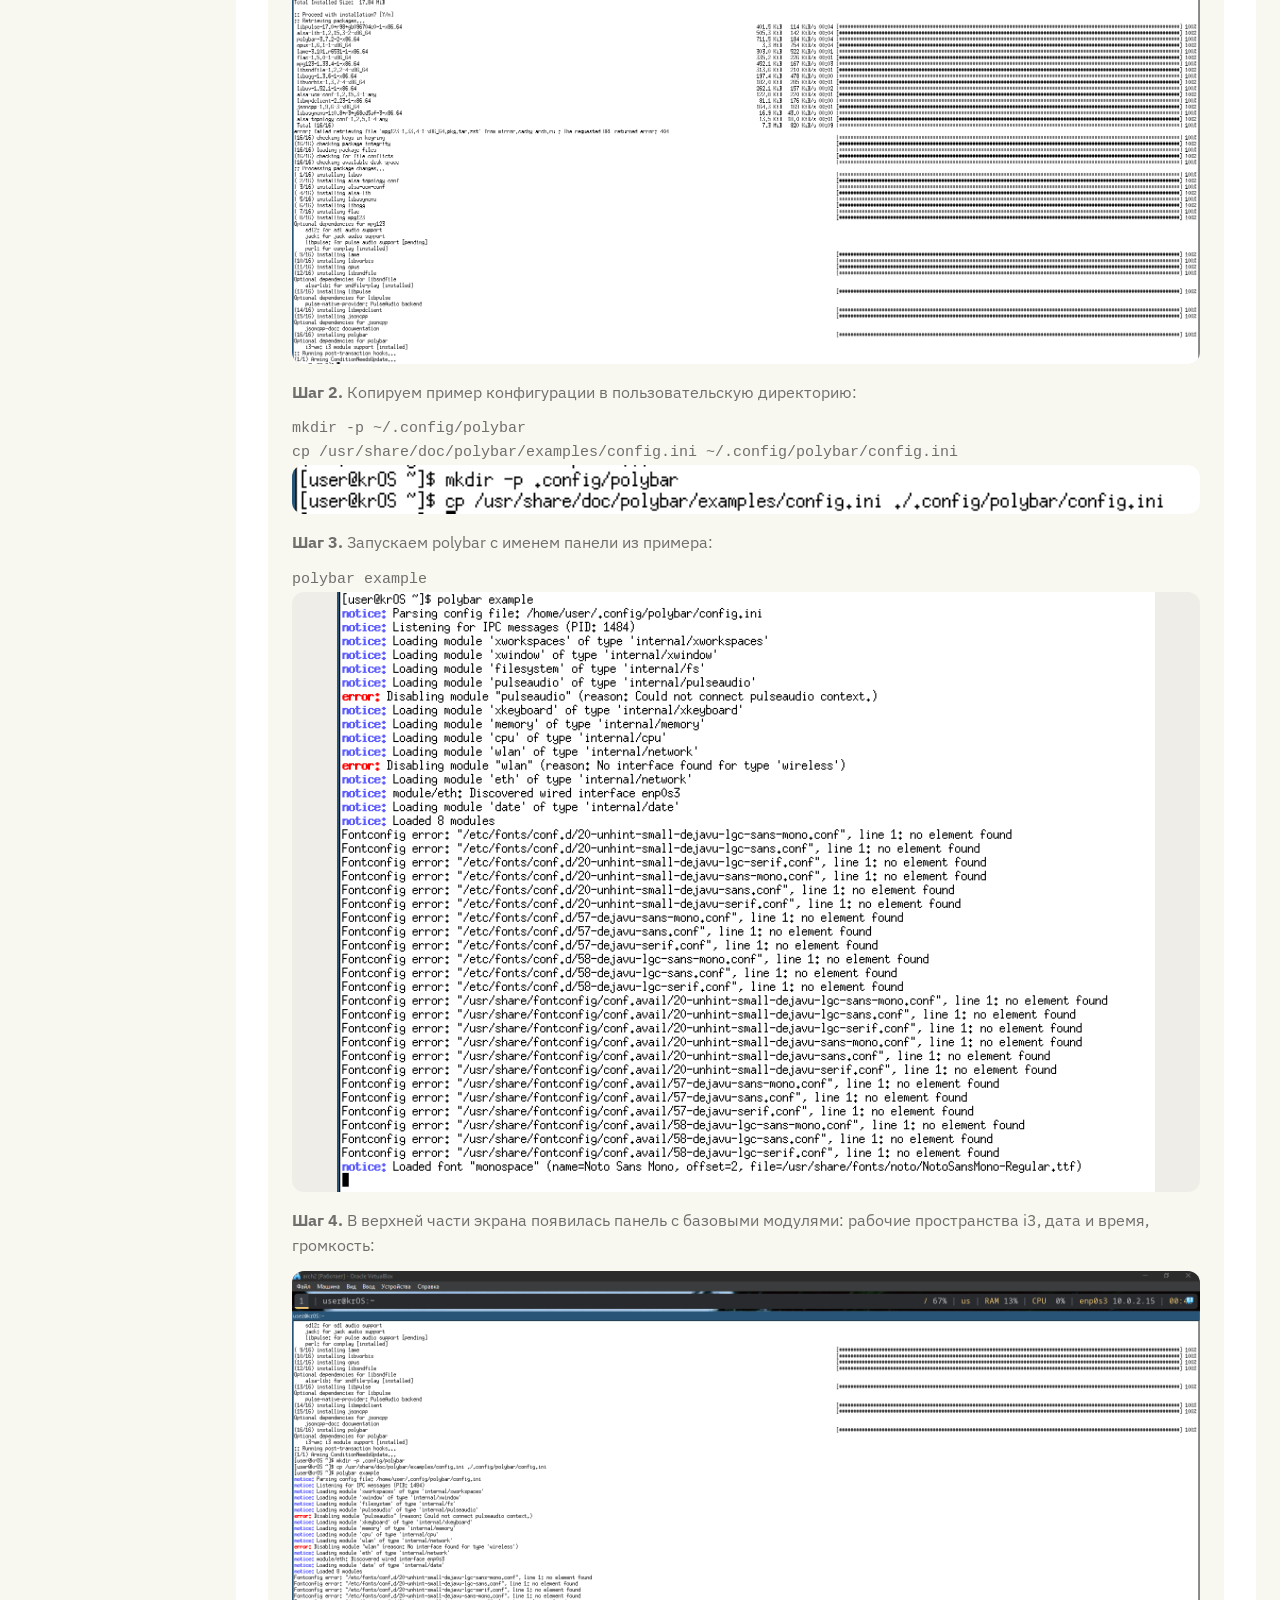
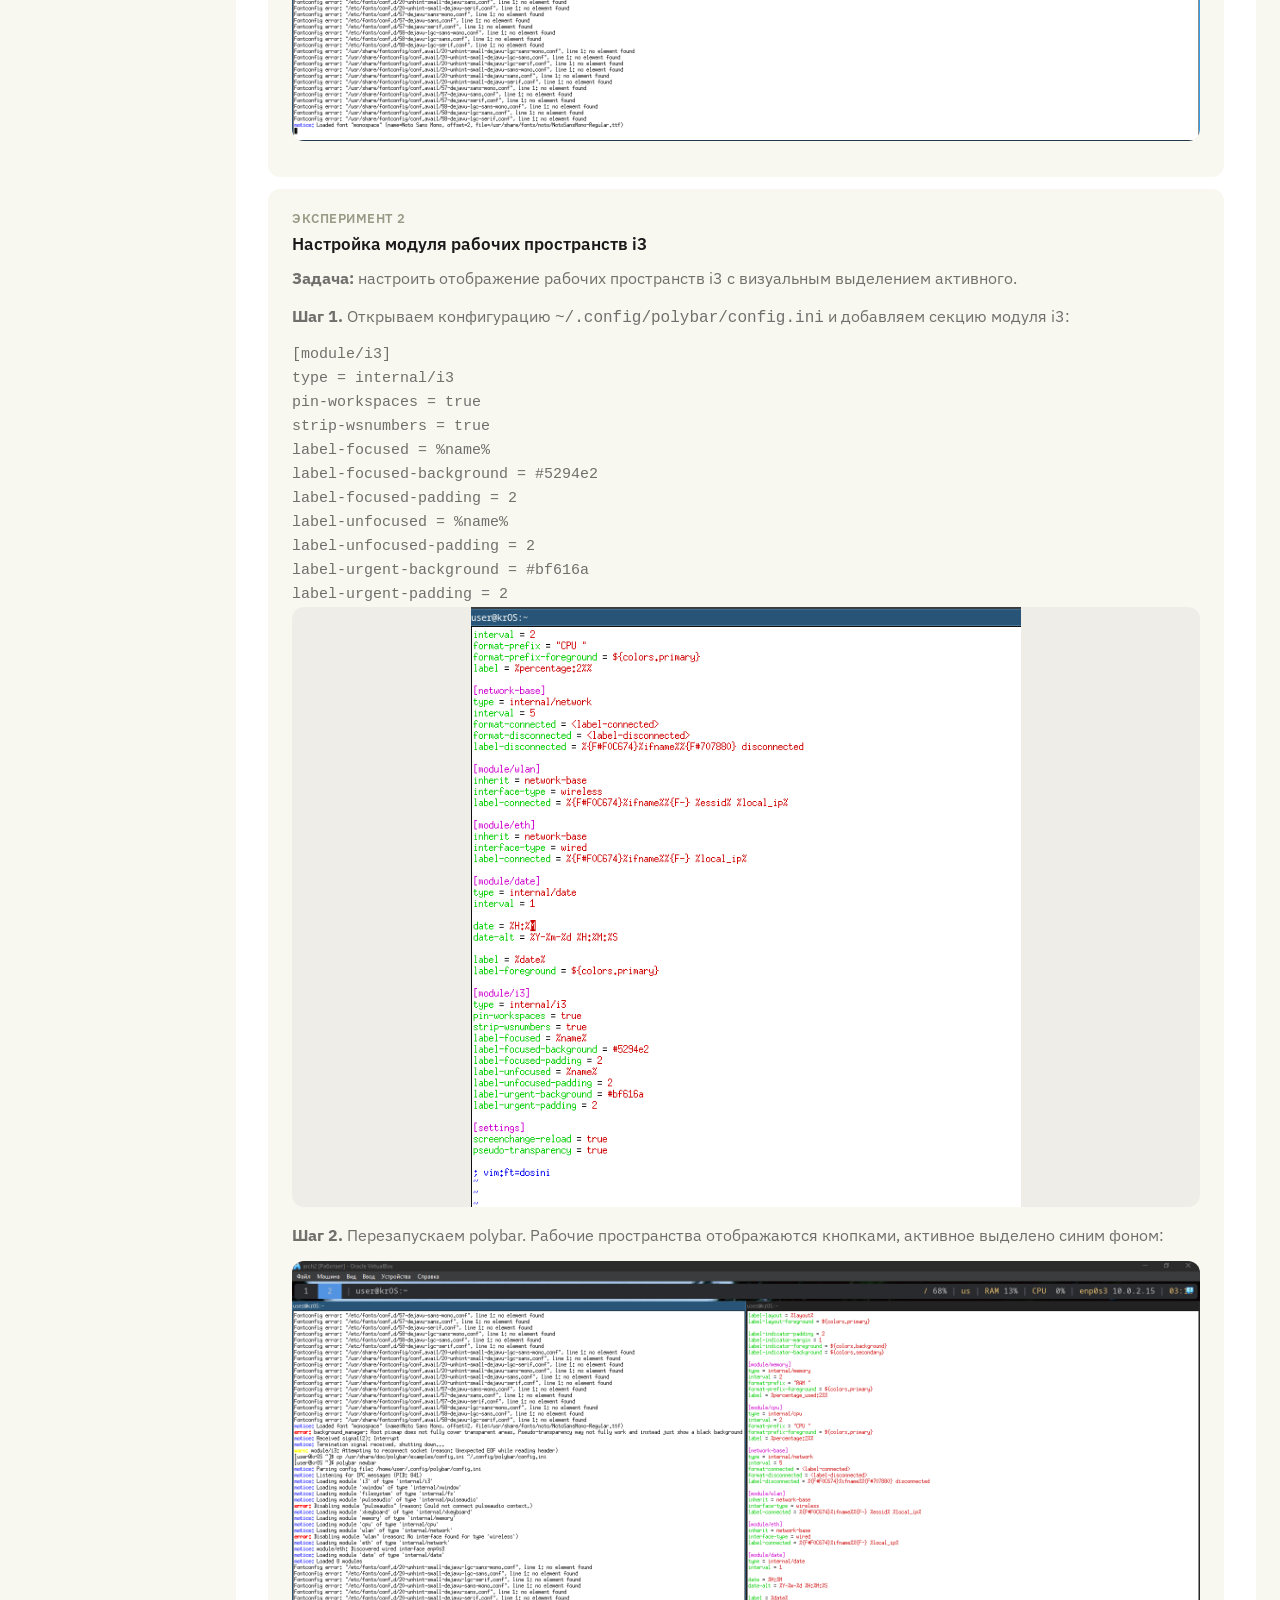
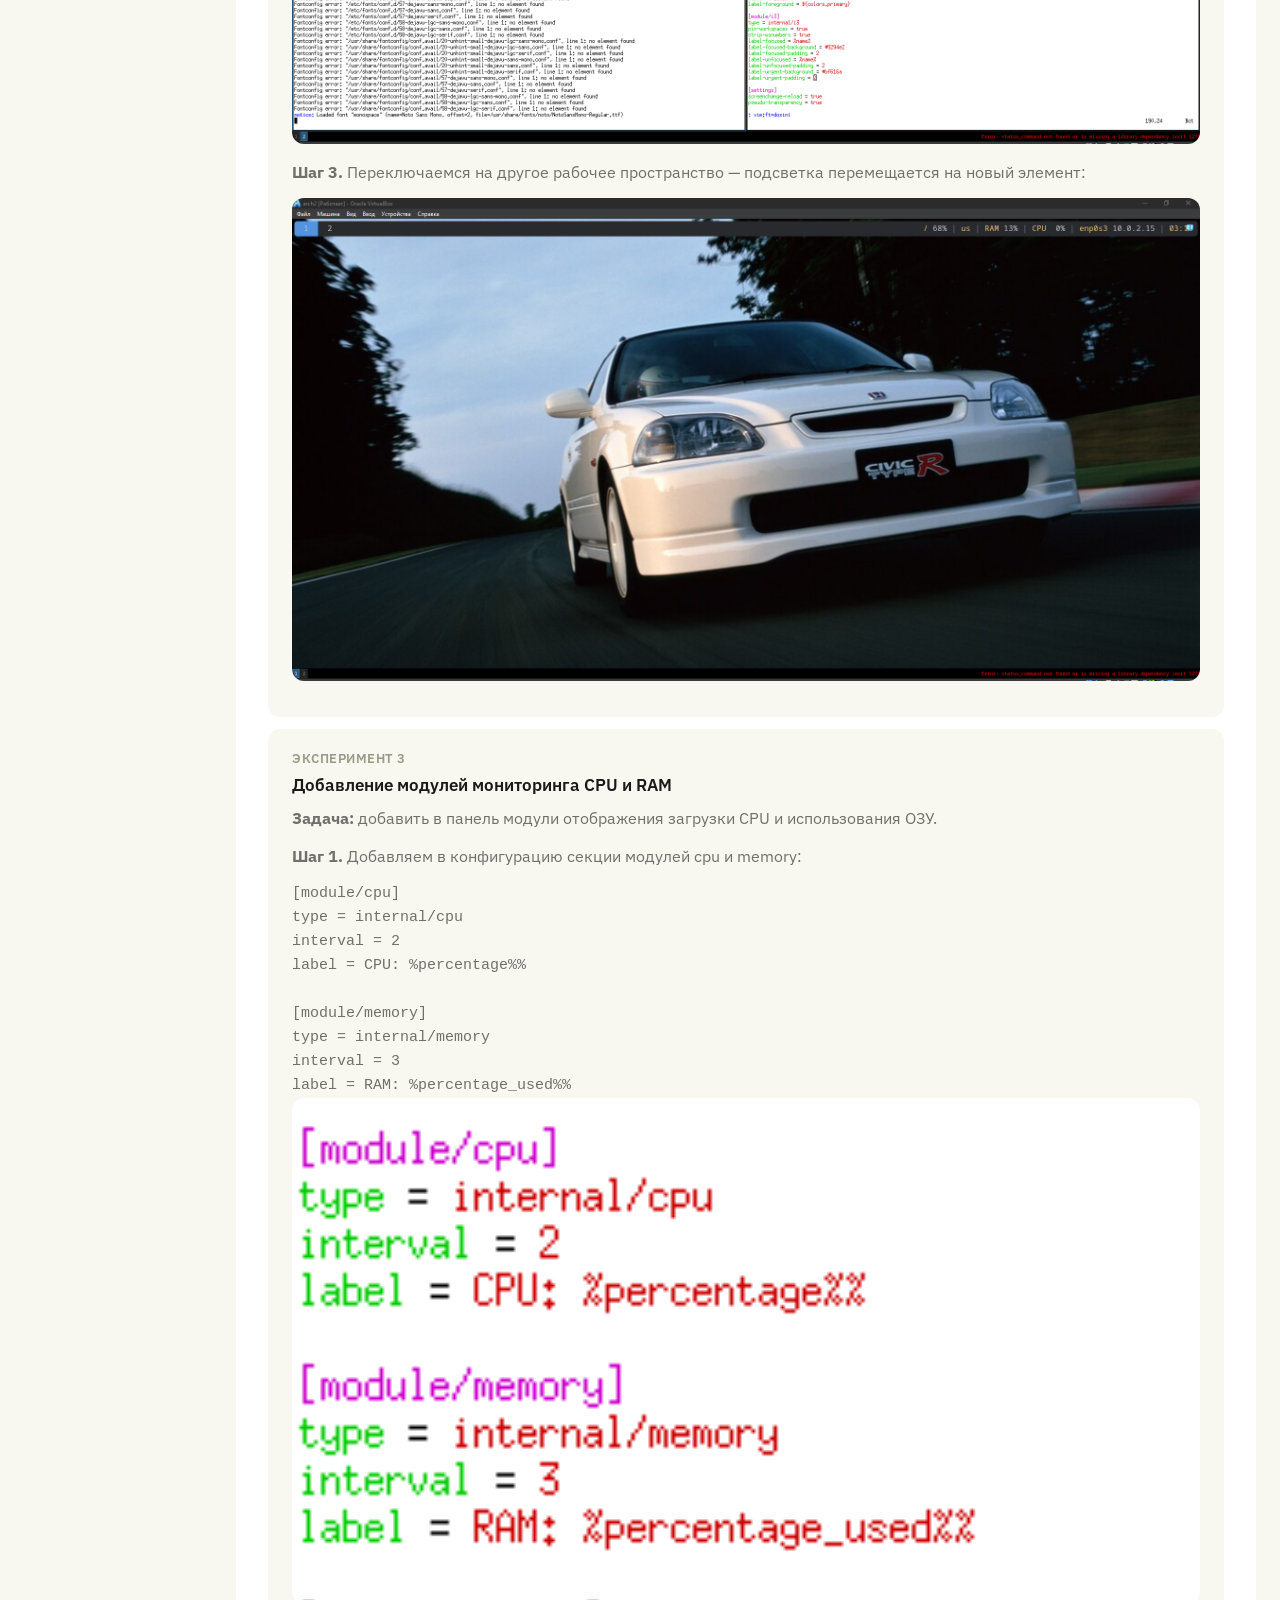
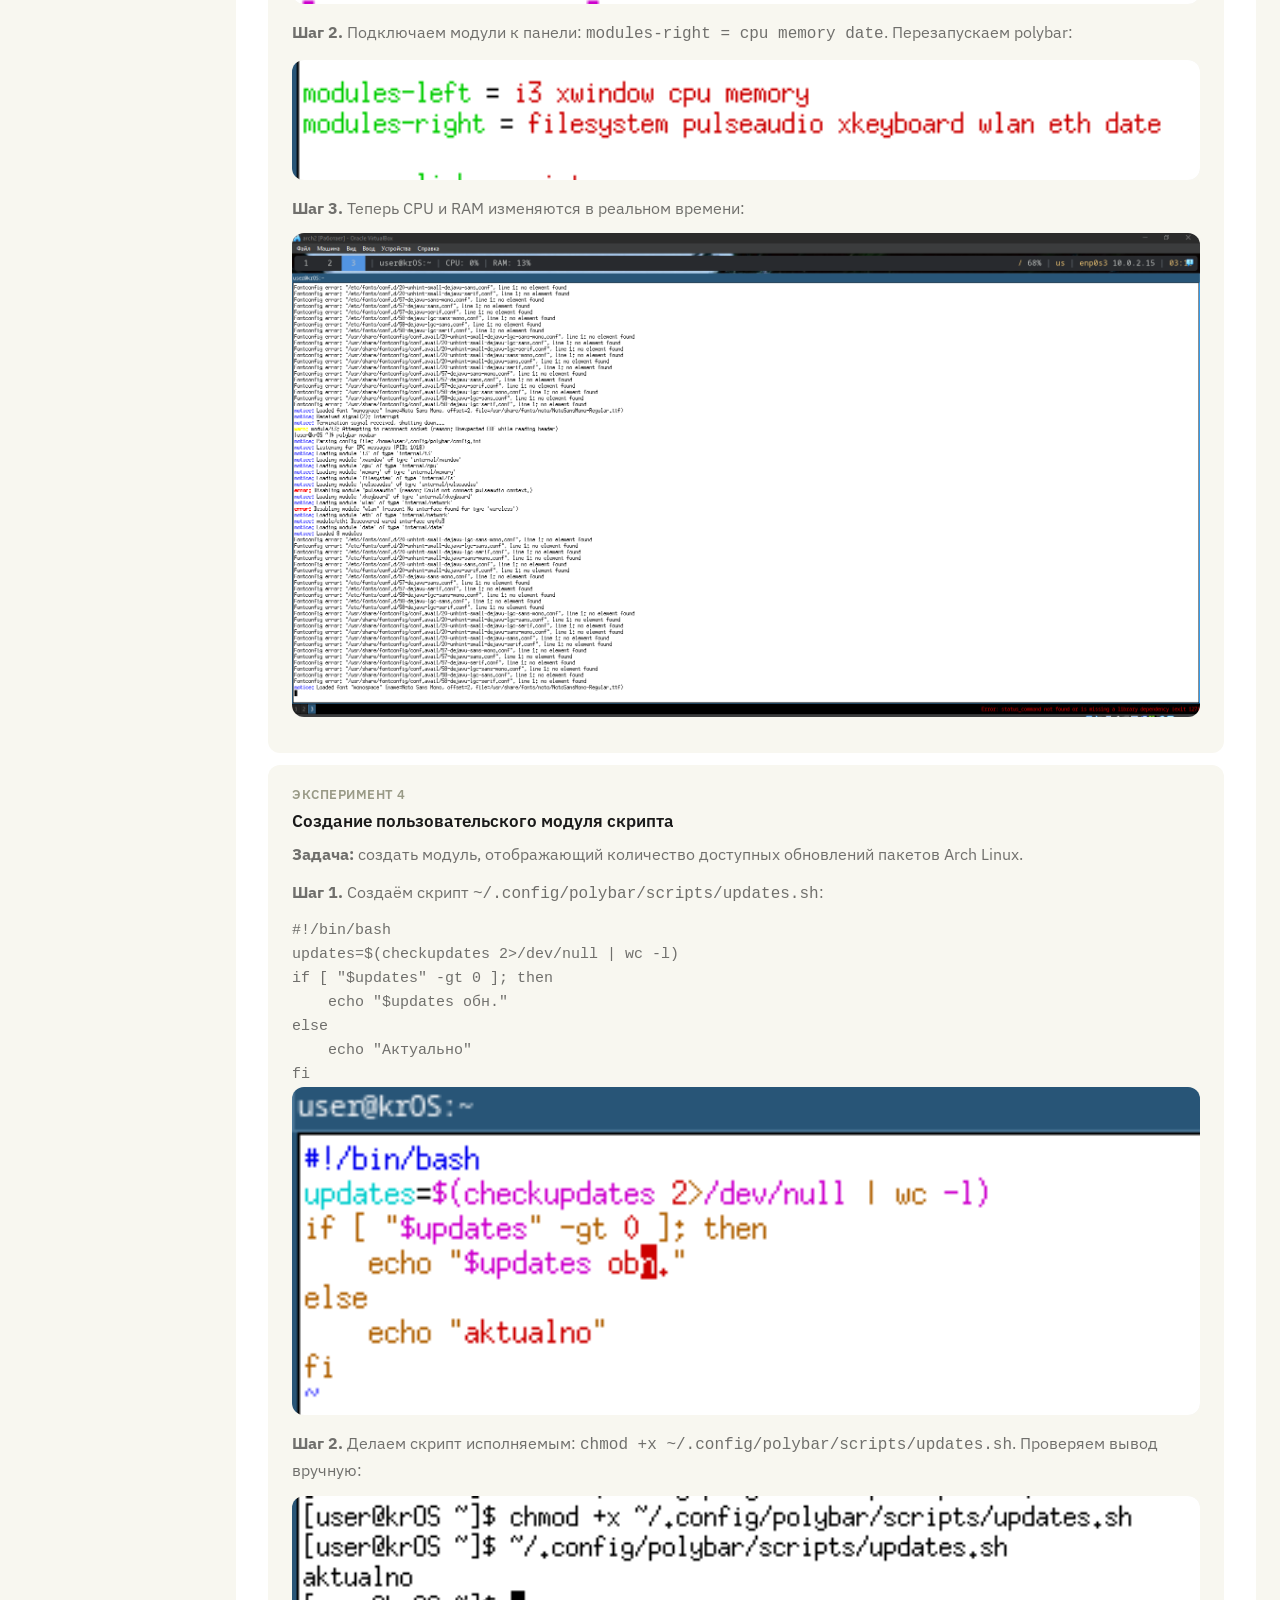
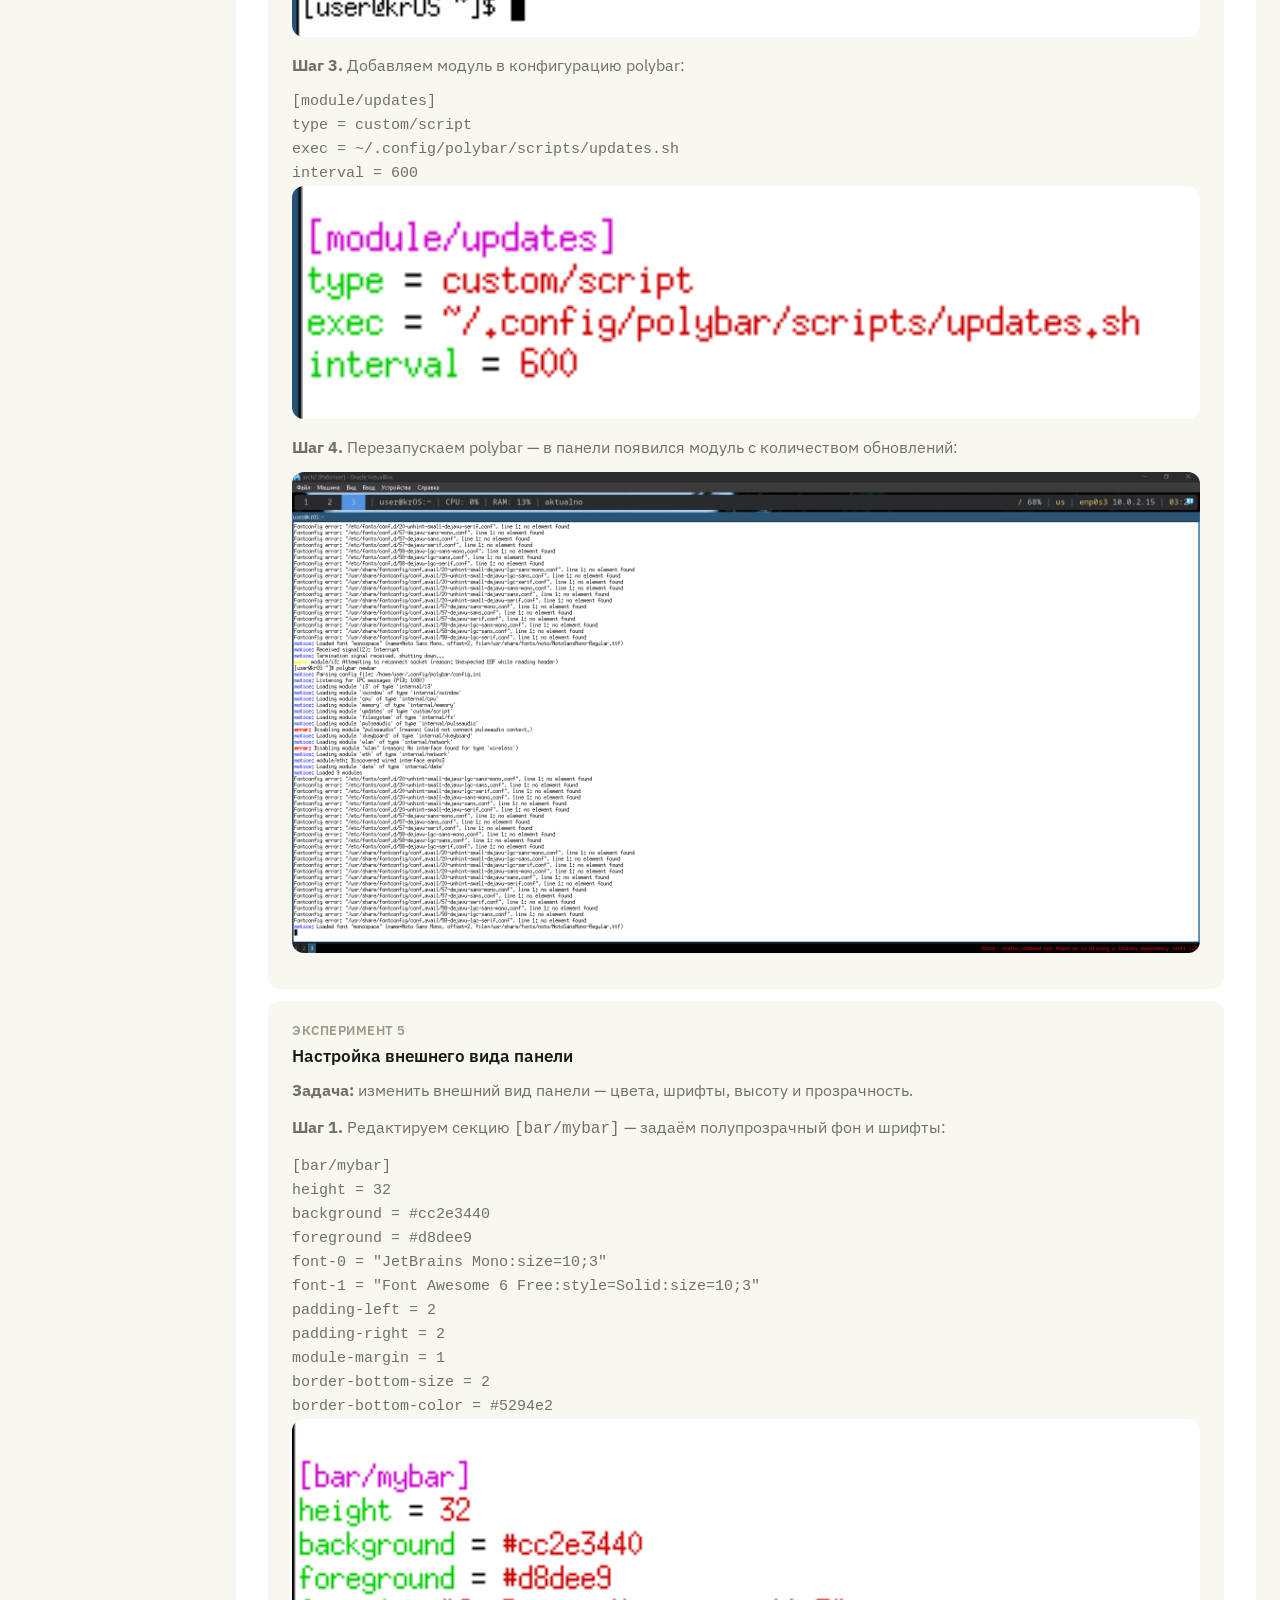
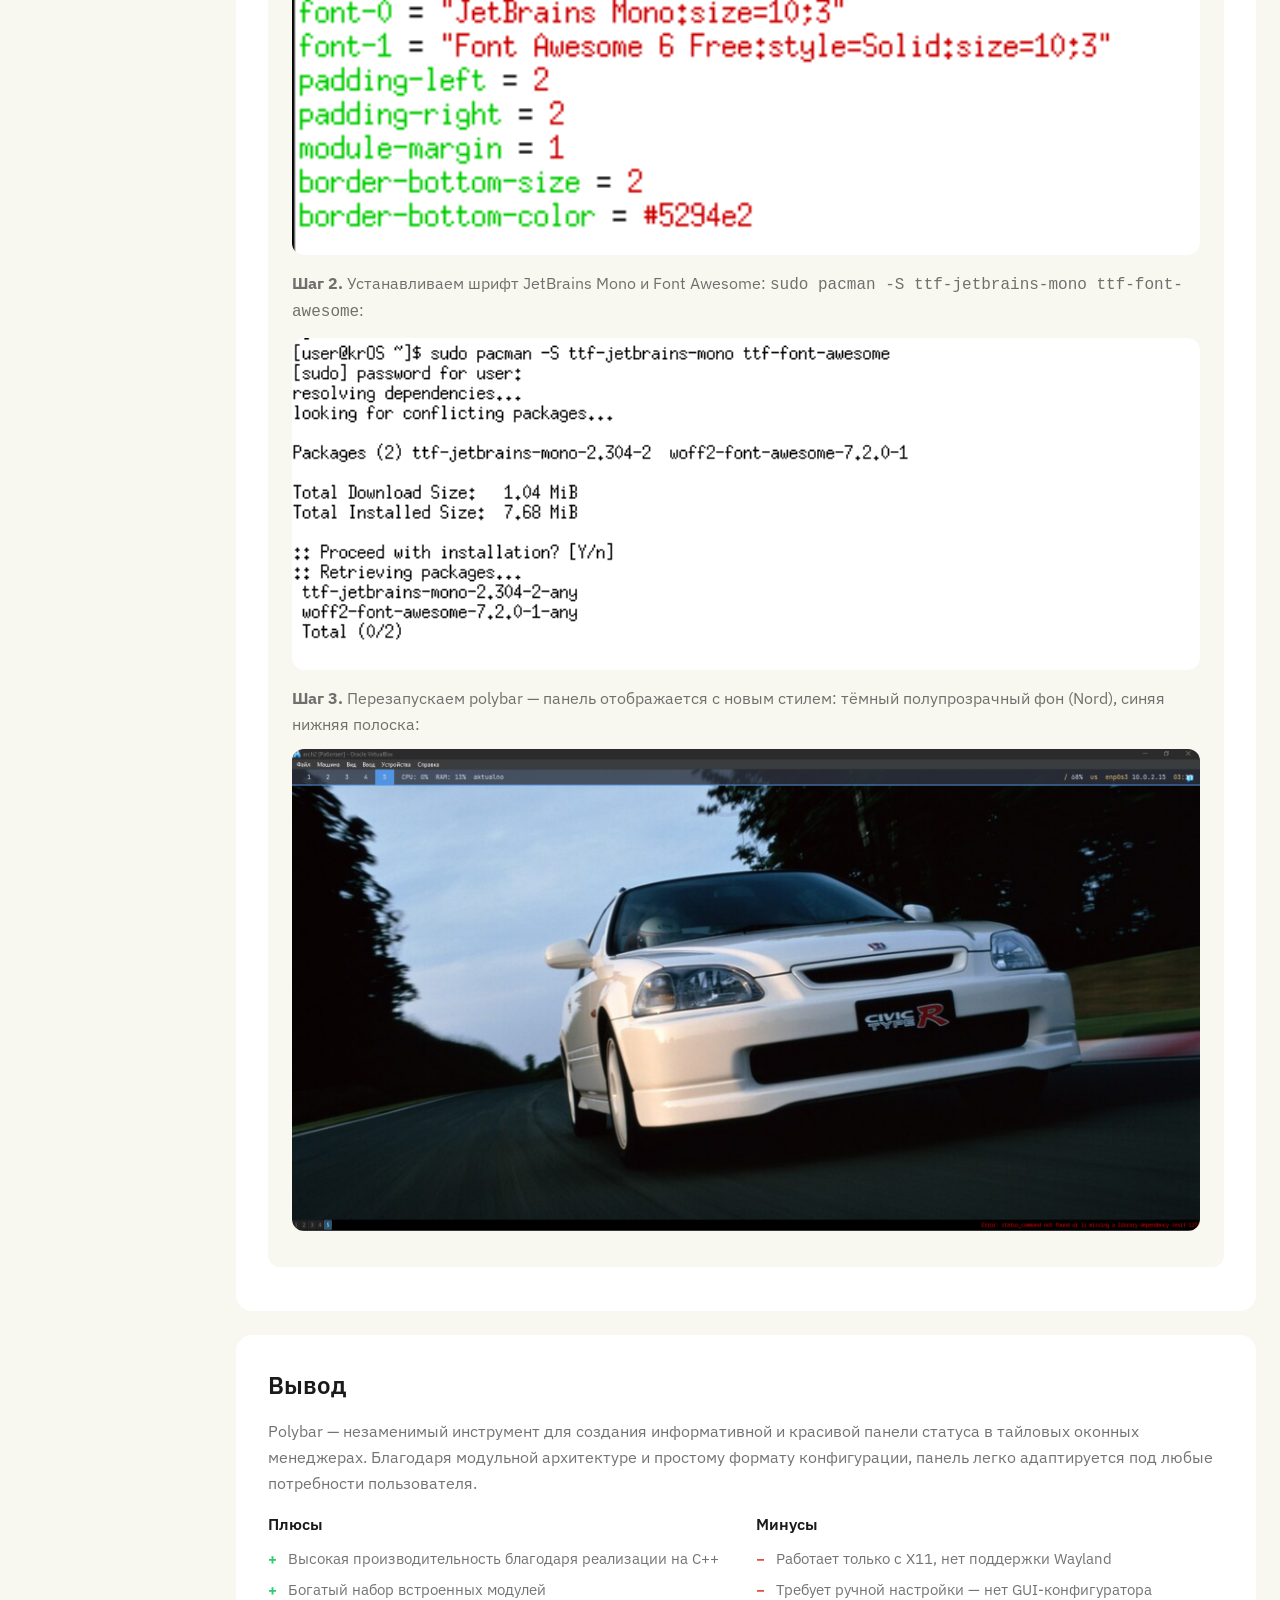
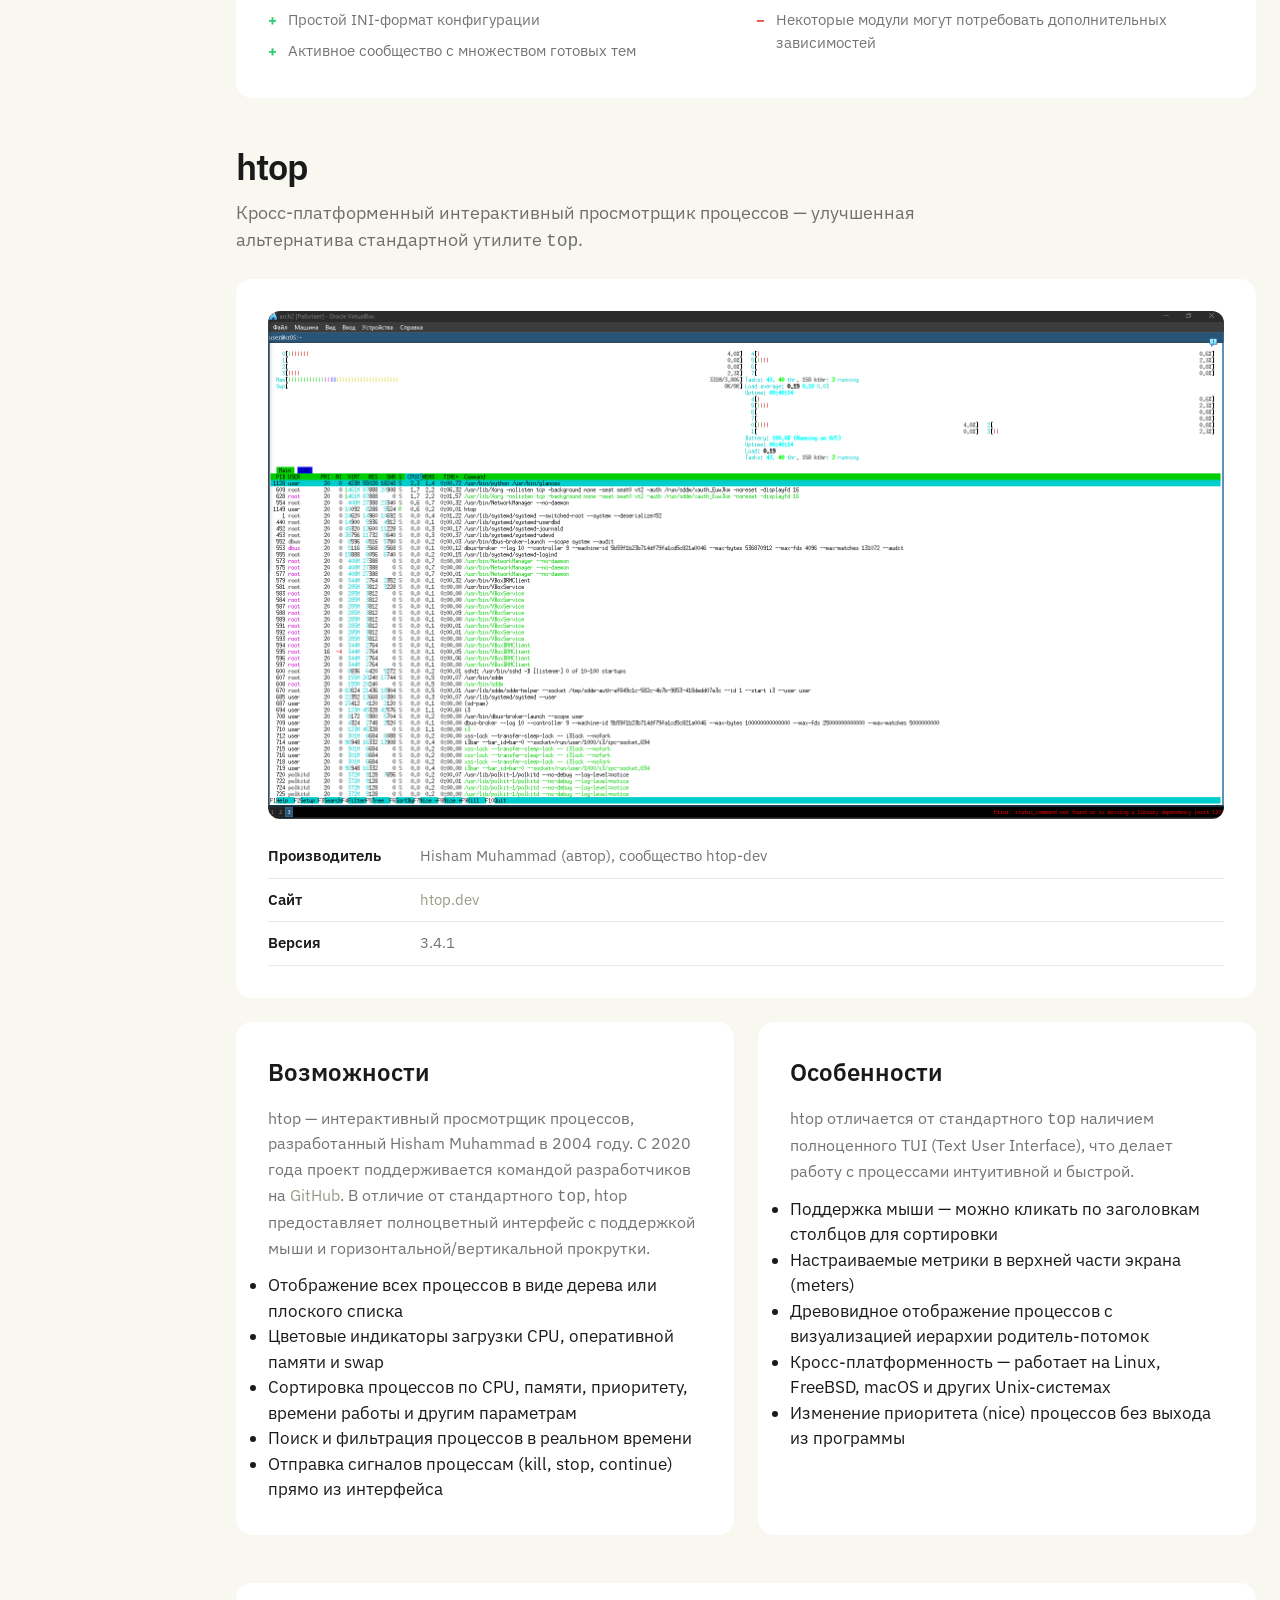
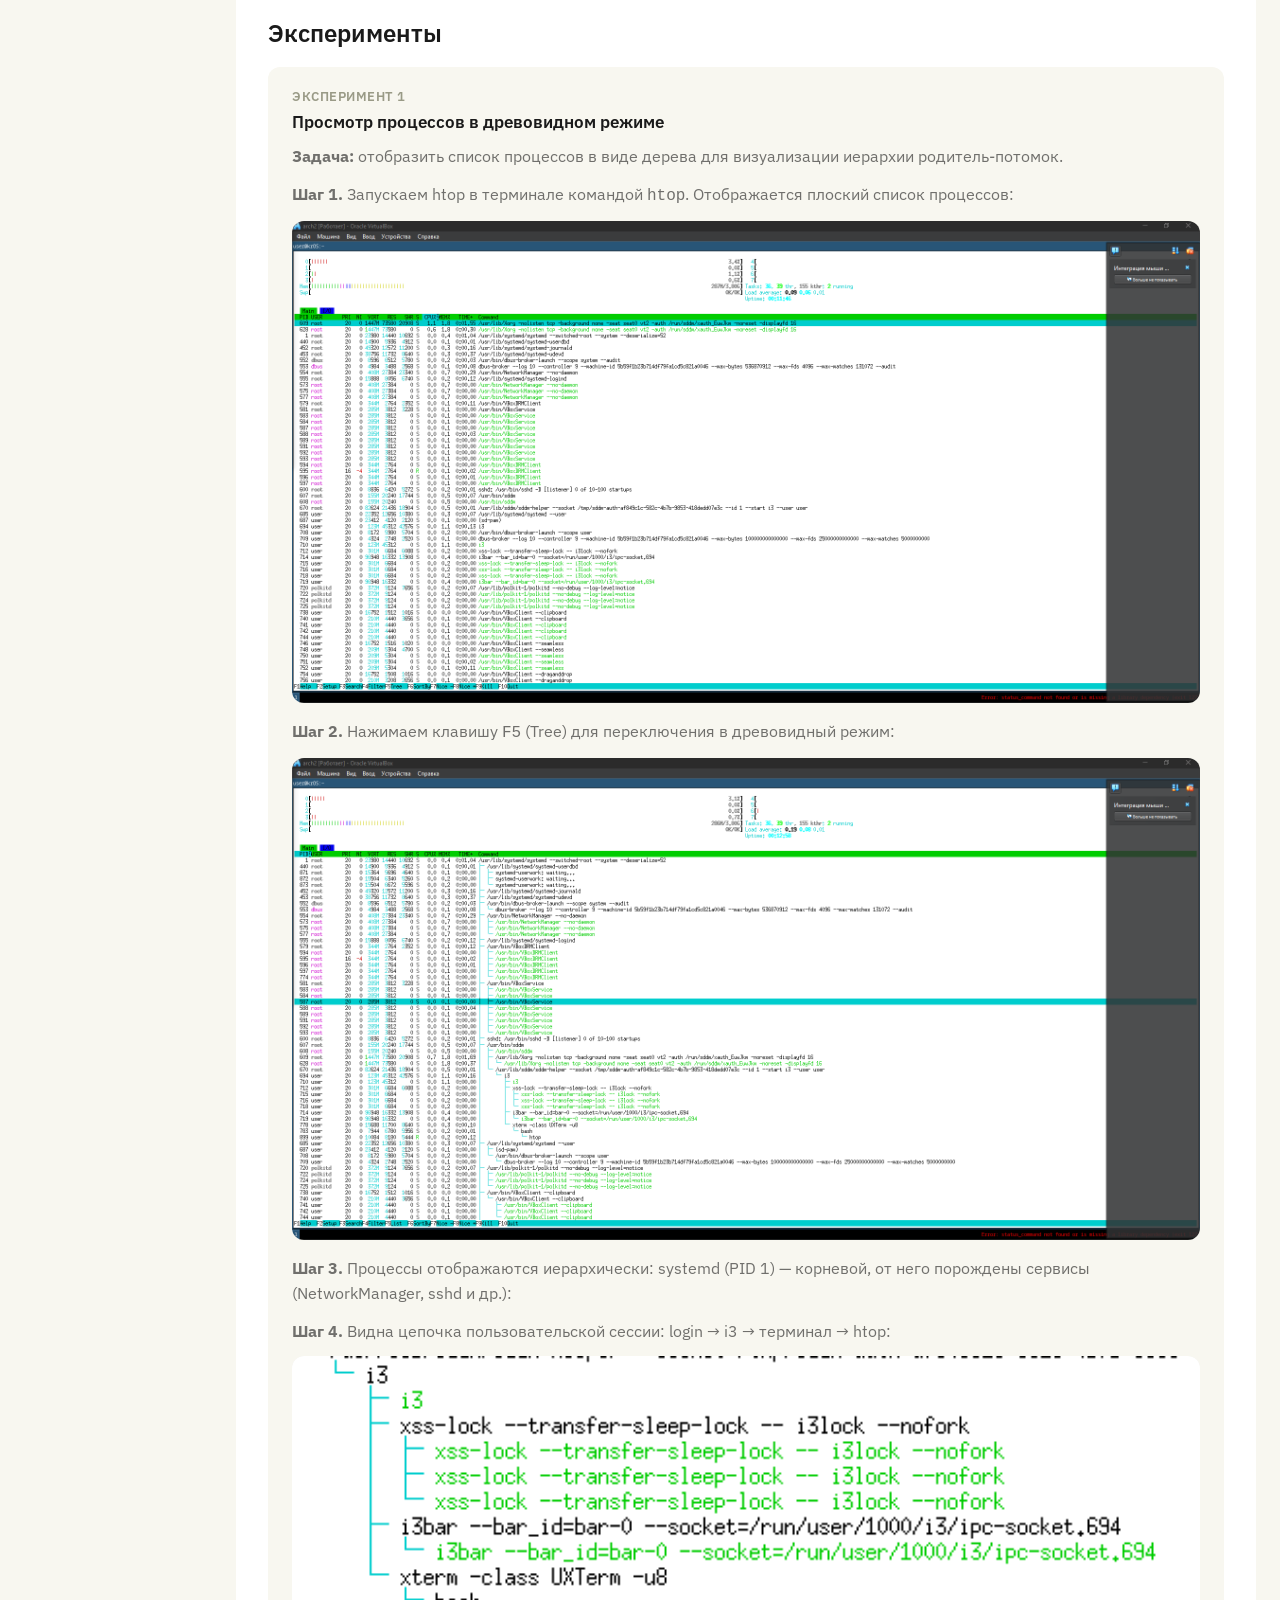
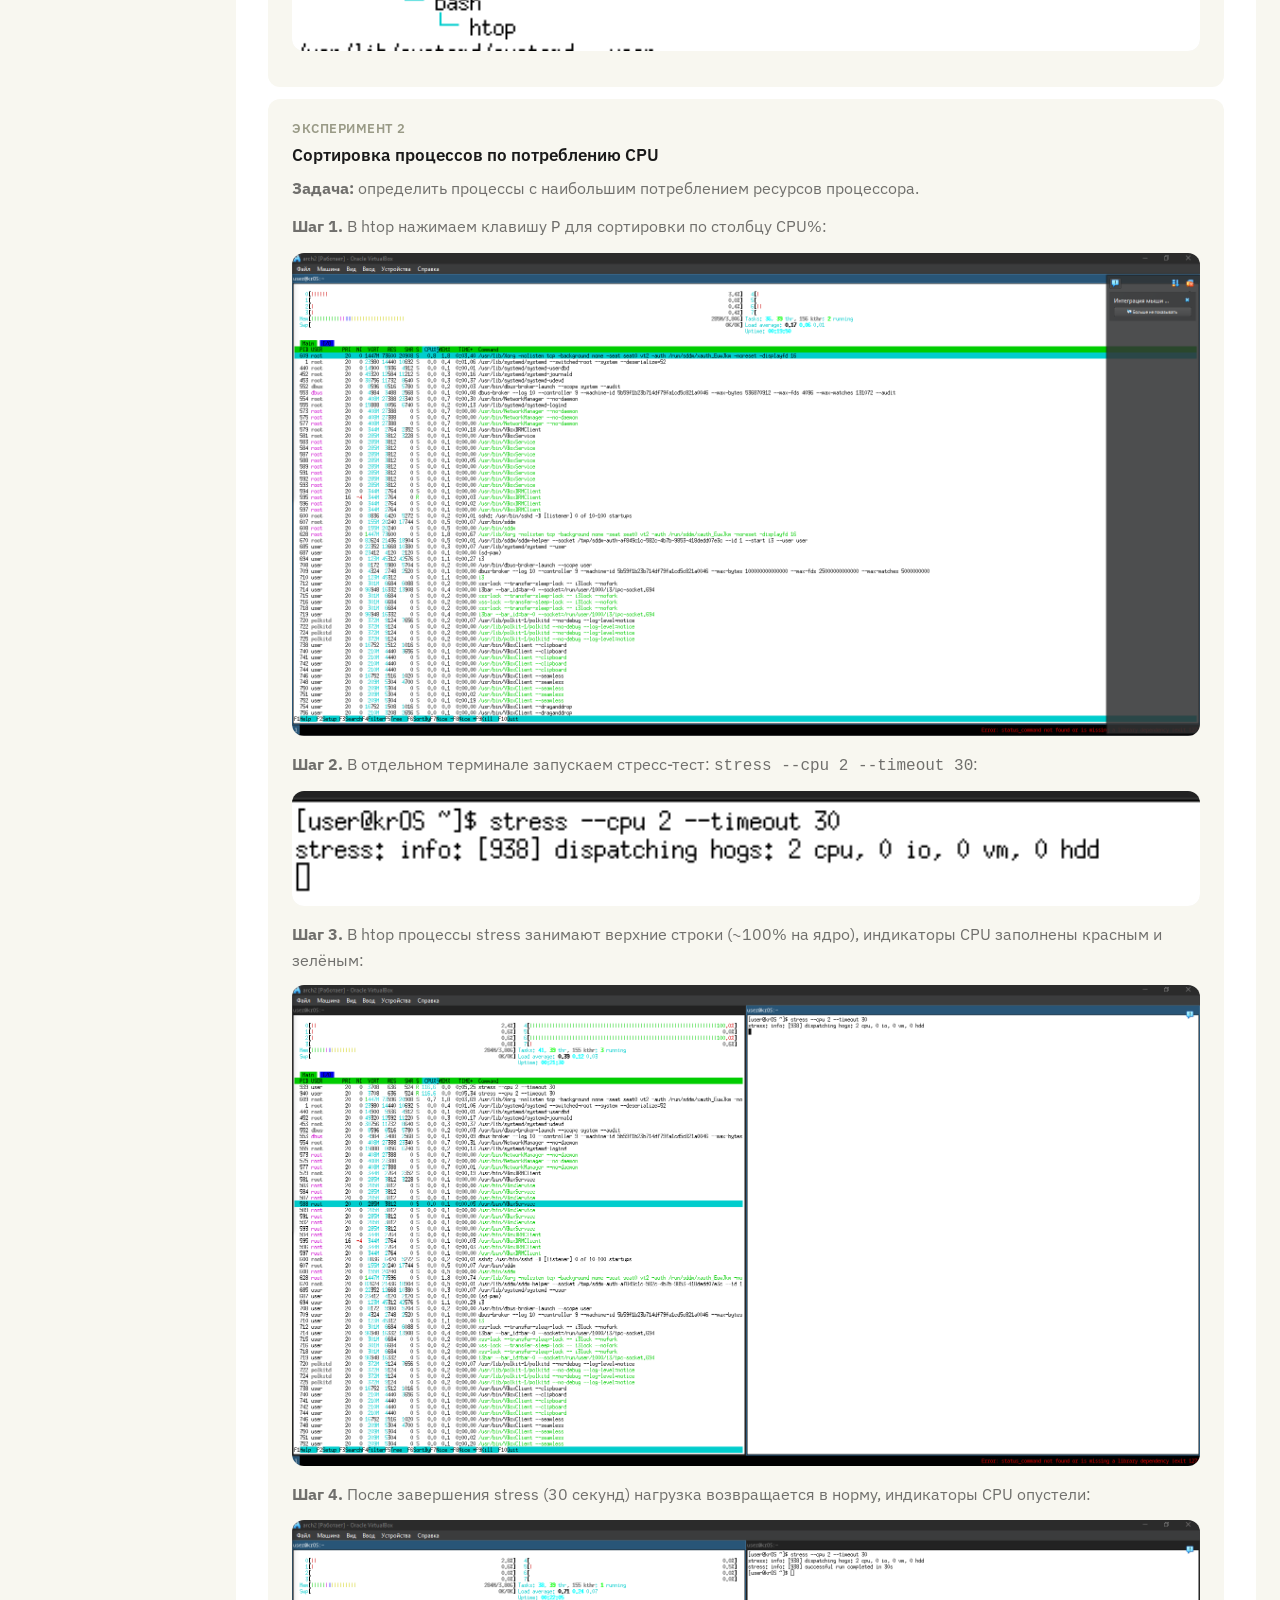
<file: site/topic2.html>
<!DOCTYPE html>
<html lang="ru">
<head>
  <meta charset="UTF-8">
  <meta name="viewport" content="width=device-width, initial-scale=1.0">
  <title>Диагностика и мониторинг — Системное ПО</title>
  <link rel="stylesheet" href="css/style.css">
</head>
<body>

<input type="checkbox" id="sidebar-toggle" class="sidebar-toggle">
<label for="sidebar-toggle" class="sidebar-overlay"></label>

<nav class="sidebar">
  <label for="sidebar-toggle" class="sidebar__close">
    <svg viewBox="0 0 24 24" fill="none" stroke="currentColor" stroke-width="2"><line x1="18" y1="6" x2="6" y2="18"/><line x1="6" y1="6" x2="18" y2="18"/></svg>
  </label>
  <div class="sidebar__logo">Операционные системы</div>
  <div class="sidebar__subtitle">Курсовая работа</div>
  <ul class="sidebar__nav">
    <li><a href="index.html">Главная</a></li>
    <li><a href="os.html">Операционная система</a></li>
    <li><a href="disk.html">Разметка диска</a></li>
    <li><a href="topic1.html">Защита информации</a></li>
    <li><a href="topic2.html" class="active">Диагностика и мониторинг</a></li>
  </ul>
</nav>

<header class="topbar">
  <div class="topbar__inner">
    <label for="sidebar-toggle" class="topbar__menu-btn">
      <svg viewBox="0 0 24 24" fill="none" stroke="currentColor" stroke-width="2"><line x1="3" y1="6" x2="21" y2="6"/><line x1="3" y1="12" x2="21" y2="12"/><line x1="3" y1="18" x2="21" y2="18"/></svg>
    </label>
    <span class="topbar__title">Диагностика и мониторинг</span>
  </div>
</header>

<main class="main">
  <div class="hero">
    <h1 class="hero__title">Средства диагностики, контроля и мониторинга</h1>
    <p class="hero__subtitle">Обзор инструментов мониторинга системы в <em>Arch Linux</em></p>
  </div>

  <div class="page-with-sidenav">
  <nav class="local-nav local-nav--side">
    <a href="#polybar" class="active">polybar</a>
    <a href="#htop">htop</a>
    <a href="#glances">Glances</a>
    <a href="#conclusion">Вывод</a>
    <a href="#presentation">Презентация</a>
  </nav>

  <div class="page-content">
  <section id="polybar" class="section">
    <h2 class="section__title">polybar</h2>
    <p class="section__desc">Быстрая и легко настраиваемая панель статуса для оконных менеджеров. Отображает информацию о системе в компактной строке на краю экрана.</p>

    <div class="content-block">
      <div class="two-col">
        <img src="static/img/diagnostic/polybar/main.png" alt="скриншот polybar с датой и временем" class="placeholder-img">
        <div>
          <div class="info-row">
            <span class="info-row__label">Производитель</span>
            <span class="info-row__value">Сообщество polybar (Michael Carlberg и др.)</span>
          </div>
          <div class="info-row">
            <span class="info-row__label">Сайт</span>
            <span class="info-row__value"><a href="https://polybar.github.io/" target="_blank">polybar.github.io</a></span>
          </div>
          <div class="info-row">
            <span class="info-row__label">Лицензия</span>
            <span class="info-row__value">MIT</span>
          </div>
        </div>
      </div>
    </div>

    <div class="content-block">
      <h3>Возможности и особенности</h3>
      <p>Polybar — инструмент для создания статусных панелей, особенно востребованный в оконных менеджерах с ограниченной или отсутствующей встроенной панелью, таких как i3wm, bspwm и awesome. Программа написана на C++ и ориентирована на простоту конфигурации без необходимости писать shell-скрипты.</p>
      <ul>
        <li>Встроенные модули для отображения: рабочих пространств i3/bspwm, даты и времени, уровня громкости (PulseAudio/ALSA), яркости экрана, заряда батареи, сетевого подключения, температуры CPU и загрузки ОЗУ</li>
        <li>Поддержка пользовательских скриптов — можно выводить любую информацию через модуль <code>custom/script</code></li>
        <li>Полная настройка внешнего вида: шрифты, цвета, отступы, разделители, прозрачность</li>
        <li>Поддержка нескольких мониторов с возможностью размещения разных панелей на каждом</li>
        <li>Кликабельные элементы — модули могут реагировать на нажатия мышью и запускать команды</li>
        <li>Системный трей (system tray) для отображения иконок приложений</li>
        <li>IPC-интерфейс для управления панелью из внешних скриптов</li>
      </ul>
      <p>Конфигурация производится через INI-файл <code>~/.config/polybar/config.ini</code>, что делает настройку интуитивно понятной даже без глубоких технических знаний.</p>
    </div>

    <div class="content-block">
      <h3>Эксперименты</h3>

      <div class="experiment">
        <div class="experiment__num">Эксперимент 1</div>
        <div class="experiment__title">Запуск polybar с конфигурацией по умолчанию</div>
        <div class="experiment__body">
          <p><strong>Задача:</strong> установить polybar и запустить панель с примером конфигурации.</p>
          <p><strong>Шаг 1.</strong> Устанавливаем polybar из официального репозитория:</p>
          <pre><code>sudo pacman -S polybar</code></pre>
          <img src="static/img/diagnostic/polybar/exp1/1.png" alt="Шаг 1 — установка polybar" class="placeholder-img placeholder-img--sm">
          <p><strong>Шаг 2.</strong> Копируем пример конфигурации в пользовательскую директорию:</p>
          <pre><code>mkdir -p ~/.config/polybar
cp /usr/share/doc/polybar/examples/config.ini ~/.config/polybar/config.ini</code></pre>
          <img src="static/img/diagnostic/polybar/exp1/2.png" alt="Шаг 2 — копирование конфигурации" class="placeholder-img placeholder-img--sm">
          <p><strong>Шаг 3.</strong> Запускаем polybar с именем панели из примера:</p>
          <pre><code>polybar example</code></pre>
          <img src="static/img/diagnostic/polybar/exp1/3.png" alt="Шаг 3 — запуск polybar" class="placeholder-img placeholder-img--sm">
          <p><strong>Шаг 4.</strong> В верхней части экрана появилась панель с базовыми модулями: рабочие пространства i3, дата и время, громкость:</p>
          <img src="static/img/diagnostic/polybar/exp1/4.png" alt="Шаг 4 — панель polybar на экране" class="placeholder-img placeholder-img--sm">
        </div>
      </div>

      <div class="experiment">
        <div class="experiment__num">Эксперимент 2</div>
        <div class="experiment__title">Настройка модуля рабочих пространств i3</div>
        <div class="experiment__body">
          <p><strong>Задача:</strong> настроить отображение рабочих пространств i3 с визуальным выделением активного.</p>
          <p><strong>Шаг 1.</strong> Открываем конфигурацию <code>~/.config/polybar/config.ini</code> и добавляем секцию модуля i3:</p>
          <pre><code>[module/i3]
type = internal/i3
pin-workspaces = true
strip-wsnumbers = true
label-focused = %name%
label-focused-background = #5294e2
label-focused-padding = 2
label-unfocused = %name%
label-unfocused-padding = 2
label-urgent-background = #bf616a
label-urgent-padding = 2</code></pre>
          <img src="static/img/diagnostic/polybar/exp2/1.png" alt="Шаг 1 — редактирование конфигурации модуля i3" class="placeholder-img placeholder-img--sm">
          <p><strong>Шаг 2.</strong> Перезапускаем polybar. Рабочие пространства отображаются кнопками, активное выделено синим фоном:</p>
          <img src="static/img/diagnostic/polybar/exp2/2.png" alt="Шаг 2 — рабочие пространства в polybar" class="placeholder-img placeholder-img--sm">
          <p><strong>Шаг 3.</strong> Переключаемся на другое рабочее пространство — подсветка перемещается на новый элемент:</p>
          <img src="static/img/diagnostic/polybar/exp2/3.png" alt="Шаг 3 — переключение рабочего пространства" class="placeholder-img placeholder-img--sm">
        </div>
      </div>

      <div class="experiment">
        <div class="experiment__num">Эксперимент 3</div>
        <div class="experiment__title">Добавление модулей мониторинга CPU и RAM</div>
        <div class="experiment__body">
          <p><strong>Задача:</strong> добавить в панель модули отображения загрузки CPU и использования ОЗУ.</p>
          <p><strong>Шаг 1.</strong> Добавляем в конфигурацию секции модулей cpu и memory:</p>
          <pre><code>[module/cpu]
type = internal/cpu
interval = 2
label = CPU: %percentage%%

[module/memory]
type = internal/memory
interval = 3
label = RAM: %percentage_used%%</code></pre>
          <img src="static/img/diagnostic/polybar/exp3/1.png" alt="Шаг 1 — конфигурация модулей cpu и memory" class="placeholder-img placeholder-img--sm">
          <p><strong>Шаг 2.</strong> Подключаем модули к панели: <code>modules-right = cpu memory date</code>. Перезапускаем polybar:</p>
          <img src="static/img/diagnostic/polybar/exp3/2.png" alt="Шаг 2 — модули CPU и RAM в панели" class="placeholder-img placeholder-img--sm">
          <p><strong>Шаг 3.</strong> Теперь CPU и RAM изменяются в реальном времени:</p>
          <img src="static/img/diagnostic/polybar/exp3/3.png" alt="Шаг 3 — рост показателей при нагрузке" class="placeholder-img placeholder-img--sm">
        </div>
      </div>

      <div class="experiment">
        <div class="experiment__num">Эксперимент 4</div>
        <div class="experiment__title">Создание пользовательского модуля скрипта</div>
        <div class="experiment__body">
          <p><strong>Задача:</strong> создать модуль, отображающий количество доступных обновлений пакетов Arch Linux.</p>
          <p><strong>Шаг 1.</strong> Создаём скрипт <code>~/.config/polybar/scripts/updates.sh</code>:</p>
          <pre><code>#!/bin/bash
updates=$(checkupdates 2>/dev/null | wc -l)
if [ "$updates" -gt 0 ]; then
    echo "$updates обн."
else
    echo "Актуально"
fi</code></pre>
          <img src="static/img/diagnostic/polybar/exp4/1.png" alt="Шаг 1 — создание скрипта updates.sh" class="placeholder-img placeholder-img--sm">
          <p><strong>Шаг 2.</strong> Делаем скрипт исполняемым: <code>chmod +x ~/.config/polybar/scripts/updates.sh</code>. Проверяем вывод вручную:</p>
          <img src="static/img/diagnostic/polybar/exp4/2.png" alt="Шаг 2 — тестовый запуск скрипта" class="placeholder-img placeholder-img--sm">
          <p><strong>Шаг 3.</strong> Добавляем модуль в конфигурацию polybar:</p>
          <pre><code>[module/updates]
type = custom/script
exec = ~/.config/polybar/scripts/updates.sh
interval = 600</code></pre>
          <img src="static/img/diagnostic/polybar/exp4/3.png" alt="Шаг 3 — конфигурация модуля updates" class="placeholder-img placeholder-img--sm">
          <p><strong>Шаг 4.</strong> Перезапускаем polybar — в панели появился модуль с количеством обновлений:</p>
          <img src="static/img/diagnostic/polybar/exp4/4.png" alt="Шаг 4 — модуль обновлений в панели" class="placeholder-img placeholder-img--sm">
        </div>
      </div>

      <div class="experiment">
        <div class="experiment__num">Эксперимент 5</div>
        <div class="experiment__title">Настройка внешнего вида панели</div>
        <div class="experiment__body">
          <p><strong>Задача:</strong> изменить внешний вид панели — цвета, шрифты, высоту и прозрачность.</p>
          <p><strong>Шаг 1.</strong> Редактируем секцию <code>[bar/mybar]</code> — задаём полупрозрачный фон и шрифты:</p>
          <pre><code>[bar/mybar]
height = 32
background = #cc2e3440
foreground = #d8dee9
font-0 = "JetBrains Mono:size=10;3"
font-1 = "Font Awesome 6 Free:style=Solid:size=10;3"
padding-left = 2
padding-right = 2
module-margin = 1
border-bottom-size = 2
border-bottom-color = #5294e2</code></pre>
          <img src="static/img/diagnostic/polybar/exp5/1.png" alt="Шаг 1 — редактирование параметров панели" class="placeholder-img placeholder-img--sm">
          <p><strong>Шаг 2.</strong> Устанавливаем шрифт JetBrains Mono и Font Awesome: <code>sudo pacman -S ttf-jetbrains-mono ttf-font-awesome</code>:</p>
          <img src="static/img/diagnostic/polybar/exp5/2.png" alt="Шаг 2 — установка шрифтов" class="placeholder-img placeholder-img--sm">
          <p><strong>Шаг 3.</strong> Перезапускаем polybar — панель отображается с новым стилем: тёмный полупрозрачный фон (Nord), синяя нижняя полоска:</p>
          <img src="static/img/diagnostic/polybar/exp5/3.png" alt="Шаг 3 — обновлённый внешний вид панели" class="placeholder-img placeholder-img--sm">
        </div>
      </div>
    </div>

    <div class="content-block">
      <h3>Вывод</h3>
      <p>Polybar — незаменимый инструмент для создания информативной и красивой панели статуса в тайловых оконных менеджерах. Благодаря модульной архитектуре и простому формату конфигурации, панель легко адаптируется под любые потребности пользователя.</p>
      <div class="pros-cons">
        <div class="pros-cons__col pros-cons__col--plus">
          <h4>Плюсы</h4>
          <ul>
            <li>Высокая производительность благодаря реализации на C++</li>
            <li>Богатый набор встроенных модулей</li>
            <li>Простой INI-формат конфигурации</li>
            <li>Активное сообщество с множеством готовых тем</li>
          </ul>
        </div>
        <div class="pros-cons__col pros-cons__col--minus">
          <h4>Минусы</h4>
          <ul>
            <li>Работает только с X11, нет поддержки Wayland</li>
            <li>Требует ручной настройки — нет GUI-конфигуратора</li>
            <li>Некоторые модули могут потребовать дополнительных зависимостей</li>
          </ul>
        </div>
      </div>
    </div>
  </section>

  <section id="htop" class="section">
    <h2 class="section__title">htop</h2>
    <p class="section__desc">Кросс-платформенный интерактивный просмотрщик процессов — улучшенная альтернатива стандартной утилите <code>top</code>.</p>

    <div class="content-block">
      <img src="static/img/diagnostic/htop/main.png" alt="скриншот htop с датой и временем" class="placeholder-img">
      <div class="info-row">
        <span class="info-row__label">Производитель</span>
        <span class="info-row__value">Hisham Muhammad (автор), сообщество htop-dev</span>
      </div>
      <div class="info-row">
        <span class="info-row__label">Сайт</span>
        <span class="info-row__value"><a href="https://htop.dev/" target="_blank">htop.dev</a></span>
      </div>
      <div class="info-row">
        <span class="info-row__label">Версия</span>
        <span class="info-row__value">3.4.1</span>
      </div>
    </div>

    <div class="two-col">
      <div class="content-block">
        <h3>Возможности</h3>
        <p>htop — интерактивный просмотрщик процессов, разработанный Hisham Muhammad в 2004 году. С 2020 года проект поддерживается командой разработчиков на <a href="https://github.com/htop-dev/htop" target="_blank">GitHub</a>. В отличие от стандартного <code>top</code>, htop предоставляет полноцветный интерфейс с поддержкой мыши и горизонтальной/вертикальной прокрутки.</p>
        <ul>
          <li>Отображение всех процессов в виде дерева или плоского списка</li>
          <li>Цветовые индикаторы загрузки CPU, оперативной памяти и swap</li>
          <li>Сортировка процессов по CPU, памяти, приоритету, времени работы и другим параметрам</li>
          <li>Поиск и фильтрация процессов в реальном времени</li>
          <li>Отправка сигналов процессам (kill, stop, continue) прямо из интерфейса</li>
        </ul>
      </div>
      <div class="content-block">
        <h3>Особенности</h3>
        <p>htop отличается от стандартного <code>top</code> наличием полноценного TUI (Text User Interface), что делает работу с процессами интуитивной и быстрой.</p>
        <ul>
          <li>Поддержка мыши — можно кликать по заголовкам столбцов для сортировки</li>
          <li>Настраиваемые метрики в верхней части экрана (meters)</li>
          <li>Древовидное отображение процессов с визуализацией иерархии родитель-потомок</li>
          <li>Кросс-платформенность — работает на Linux, FreeBSD, macOS и других Unix-системах</li>
          <li>Изменение приоритета (nice) процессов без выхода из программы</li>
        </ul>
      </div>
    </div>

    <div class="content-block">
      <h3>Эксперименты</h3>

      <div class="experiment">
        <div class="experiment__num">Эксперимент 1</div>
        <div class="experiment__title">Просмотр процессов в древовидном режиме</div>
        <div class="experiment__body">
          <p><strong>Задача:</strong> отобразить список процессов в виде дерева для визуализации иерархии родитель-потомок.</p>
          <p><strong>Шаг 1.</strong> Запускаем htop в терминале командой <code>htop</code>. Отображается плоский список процессов:</p>
          <img src="static/img/diagnostic/htop/exp1/1.png" alt="Шаг 1 — запуск htop в обычном режиме" class="placeholder-img placeholder-img--sm">
          <p><strong>Шаг 2.</strong> Нажимаем клавишу <kbd>F5</kbd> (Tree) для переключения в древовидный режим:</p>
          <img src="static/img/diagnostic/htop/exp1/2.png" alt="Шаг 2 — переключение в древовидный режим" class="placeholder-img placeholder-img--sm">
          <p><strong>Шаг 3.</strong> Процессы отображаются иерархически: systemd (PID 1) — корневой, от него порождены сервисы (NetworkManager, sshd и др.):</p>
          <p><strong>Шаг 4.</strong> Видна цепочка пользовательской сессии: login → i3 → терминал → htop:</p>
          <img src="static/img/diagnostic/htop/exp1/4.png" alt="Шаг 4 — цепочка пользовательских процессов" class="placeholder-img placeholder-img--sm">
        </div>
      </div>

      <div class="experiment">
        <div class="experiment__num">Эксперимент 2</div>
        <div class="experiment__title">Сортировка процессов по потреблению CPU</div>
        <div class="experiment__body">
          <p><strong>Задача:</strong> определить процессы с наибольшим потреблением ресурсов процессора.</p>
          <p><strong>Шаг 1.</strong> В htop нажимаем клавишу <kbd>P</kbd> для сортировки по столбцу CPU%:</p>
          <img src="static/img/diagnostic/htop/exp2/1.png" alt="Шаг 1 — сортировка по CPU" class="placeholder-img placeholder-img--sm">
          <p><strong>Шаг 2.</strong> В отдельном терминале запускаем стресс-тест: <code>stress --cpu 2 --timeout 30</code>:</p>
          <img src="static/img/diagnostic/htop/exp2/2.png" alt="Шаг 2 — запуск stress-теста" class="placeholder-img placeholder-img--sm">
          <p><strong>Шаг 3.</strong> В htop процессы stress занимают верхние строки (~100% на ядро), индикаторы CPU заполнены красным и зелёным:</p>
          <img src="static/img/diagnostic/htop/exp2/3.png" alt="Шаг 3 — процессы stress в топе по CPU" class="placeholder-img placeholder-img--sm">
          <p><strong>Шаг 4.</strong> После завершения stress (30 секунд) нагрузка возвращается в норму, индикаторы CPU опустели:</p>
          <img src="static/img/diagnostic/htop/exp2/4.png" alt="Шаг 4 — нормальная нагрузка после stress" class="placeholder-img placeholder-img--sm">
        </div>
      </div>

      <div class="experiment">
        <div class="experiment__num">Эксперимент 3</div>
        <div class="experiment__title">Фильтрация процессов по имени</div>
        <div class="experiment__body">
          <p><strong>Задача:</strong> найти все процессы конкретного приложения с помощью фильтра.</p>
          <p><strong>Шаг 1.</strong> Нажимаем <kbd>F4</kbd> (Filter) — в нижней части htop появляется строка ввода фильтра:</p>
          <img src="static/img/diagnostic/htop/exp3/1.png" alt="Шаг 1 — строка фильтра в htop" class="placeholder-img placeholder-img--sm">
          <p><strong>Шаг 2.</strong> Вводим «vbox» — в списке остаются только процессы Firefox и его дочерние потоки (Web Content, GPU Process):</p>
          <img src="static/img/diagnostic/htop/exp3/2.png" alt="Шаг 2 — отфильтрованные процессы Firefox" class="placeholder-img placeholder-img--sm">
          <p><strong>Шаг 3.</strong> Очищаем фильтр (F4 → Esc). Нажимаем <kbd>F3</kbd> (Search) и вводим «i3» — первое совпадение подсвечено:</p>
          <img src="static/img/diagnostic/htop/exp3/3.png" alt="Шаг 3 — поиск процесса polybar" class="placeholder-img placeholder-img--sm">
          <p><strong>Шаг 4.</strong> Нажимаем F3 повторно для перехода к следующему совпадению:</p>
          <img src="static/img/diagnostic/htop/exp3/4.png" alt="Шаг 4 — навигация по результатам поиска" class="placeholder-img placeholder-img--sm">
        </div>
      </div>

      <div class="experiment">
        <div class="experiment__num">Эксперимент 4</div>
        <div class="experiment__title">Завершение зависшего процесса</div>
        <div class="experiment__body">
          <p><strong>Задача:</strong> принудительно завершить процесс через интерфейс htop.</p>
          <p><strong>Шаг 1.</strong> В отдельном терминале запускаем фоновый процесс: <code>sleep 9999</code>:</p>
          <img src="static/img/diagnostic/htop/exp4/1.png" alt="Шаг 1 — запуск sleep 9999" class="placeholder-img placeholder-img--sm">
          <p><strong>Шаг 2.</strong> В htop находим процесс sleep через фильтр (F4), выделяем его курсором:</p>
          <img src="static/img/diagnostic/htop/exp4/2.png" alt="Шаг 2 — процесс sleep в htop" class="placeholder-img placeholder-img--sm">
          <p><strong>Шаг 3.</strong> Нажимаем <kbd>F9</kbd> (Kill) — открывается список сигналов. Выбираем SIGTERM (15) и подтверждаем:</p>
          <img src="static/img/diagnostic/htop/exp4/3.png" alt="Шаг 3 — выбор сигнала SIGTERM" class="placeholder-img placeholder-img--sm">
          <p><strong>Шаг 4.</strong> Процесс sleep завершён и исчез из списка. В терминале отображается «Terminated»:</p>
          <img src="static/img/diagnostic/htop/exp4/4.png" alt="Шаг 4 — процесс завершён" class="placeholder-img placeholder-img--sm">
        </div>
      </div>

      <div class="experiment">
        <div class="experiment__num">Эксперимент 5</div>
        <div class="experiment__title">Настройка метрик в заголовке</div>
        <div class="experiment__body">
          <p><strong>Задача:</strong> настроить отображение метрик (meters) в верхней части htop.</p>
          <p><strong>Шаг 1.</strong> Нажимаем <kbd>F2</kbd> (Setup) — открывается меню настроек. Выбираем раздел «Meters»:</p>
          <img src="static/img/diagnostic/htop/exp5/1.png" alt="Шаг 1 — меню настроек htop" class="placeholder-img placeholder-img--sm">
          <p><strong>Шаг 2.</strong> В левую колонку добавляем индикаторы каждого ядра CPU, Memory, Swap. Меняем стиль CPU на Bar (графический):</p>
          <img src="static/img/diagnostic/htop/exp5/2.png" alt="Шаг 2 — настройка левой колонки метрик" class="placeholder-img placeholder-img--sm">
          <p><strong>Шаг 3.</strong> В правую колонку добавляем: Tasks, Load average, Uptime, Battery:</p>
          <img src="static/img/diagnostic/htop/exp5/3.png" alt="Шаг 3 — настройка правой колонки метрик" class="placeholder-img placeholder-img--sm">
          <p><strong>Шаг 4.</strong> Выходим из настроек (F10). Верхняя часть htop перестроена — цветные полоски CPU, индикаторы RAM/swap, время работы системы:</p>
          <img src="static/img/diagnostic/htop/exp5/4.png" alt="Шаг 4 — обновлённые метрики htop" class="placeholder-img placeholder-img--sm">
        </div>
      </div>
    </div>

    <div class="content-block">
      <h3>Вывод</h3>
      <p>htop — один из самых популярных инструментов мониторинга процессов в Linux. Благодаря цветному интерфейсу, поддержке мыши и интуитивному управлению, htop значительно упрощает диагностику загрузки системы и управление процессами.</p>
      <div class="pros-cons">
        <div class="pros-cons__col pros-cons__col--plus">
          <h4>Плюсы</h4>
          <ul>
            <li>Наглядный цветной интерфейс с индикаторами загрузки</li>
            <li>Поддержка мыши и клавиатурного управления</li>
            <li>Древовидное отображение процессов</li>
            <li>Кросс-платформенность</li>
            <li>Минимальное потребление ресурсов</li>
          </ul>
        </div>
        <div class="pros-cons__col pros-cons__col--minus">
          <h4>Минусы</h4>
          <ul>
            <li>Работает только в терминале, нет графического интерфейса</li>
            <li>Не сохраняет историю метрик для последующего анализа</li>
            <li>Ограниченные возможности мониторинга сети и дисков</li>
          </ul>
        </div>
      </div>
    </div>
  </section>

  <section id="glances" class="section">
    <h2 class="section__title">Glances</h2>
    <p class="section__desc">Кросс-платформенный инструмент комплексного мониторинга системы, написанный на Python. Альтернатива top/htop с расширенным набором метрик.</p>

    <div class="content-block">
      <div class="two-col">
        <div>
          <h3>О программе</h3>
          <div class="info-row">
            <span class="info-row__label">Производитель</span>
            <span class="info-row__value">Nicolas Hennion (nicolargo)</span>
          </div>
          <div class="info-row">
            <span class="info-row__label">Сайт</span>
            <span class="info-row__value"><a href="https://nicolargo.github.io/glances/" target="_blank">nicolargo.github.io/glances</a></span>
          </div>
          <div class="info-row">
            <span class="info-row__label">Версия</span>
            <span class="info-row__value">4.5.2</span>
          </div>
        </div>
        <img src="static/img/diagnostic/glances/main.png" alt="скриншот Glances с датой и временем" class="placeholder-img">
      </div>
    </div>

    <div class="content-block">
      <h3>Возможности</h3>
      <p>Glances — инструмент мониторинга системы, разработанный Nicolas Hennion и написанный на Python. В отличие от htop, который фокусируется на процессах, Glances предоставляет комплексный обзор всех аспектов работы системы на одном экране.</p>
      <ul>
        <li>Мониторинг CPU, оперативной памяти, swap, дискового пространства и сетевых интерфейсов</li>
        <li>Отображение процессов с сортировкой по автоматически определяемому «узкому месту»</li>
        <li>Мониторинг температуры датчиков, скорости вентиляторов и напряжения</li>
        <li>Отслеживание ввода-вывода дисков и сетевого трафика в реальном времени</li>
        <li>Поддержка мониторинга Docker-контейнеров</li>
        <li>Встроенный веб-интерфейс для удалённого мониторинга через браузер</li>
        <li>REST API для интеграции с другими системами</li>
        <li>Экспорт данных в CSV, InfluxDB, Elasticsearch, Prometheus и другие хранилища</li>
      </ul>
    </div>

    <div class="content-block">
      <h3>Особенности</h3>
      <p>Glances выделяется среди инструментов мониторинга своей универсальностью и множеством режимов работы:</p>
      <ul>
        <li><strong>Standalone-режим</strong> — классическое отображение в терминале</li>
        <li><strong>Веб-режим</strong> — запуск через <code>glances -w</code> открывает веб-интерфейс на порту 61208</li>
        <li><strong>Клиент-серверный режим</strong> — мониторинг удалённых машин через сеть</li>
        <li>Цветовая индикация: зелёный (OK), синий (осторожно), фиолетовый (предупреждение), красный (критическое)</li>
        <li>Кросс-платформенность: Linux, macOS, FreeBSD, Windows</li>
        <li>Установка одной командой: <code>pip install glances</code> или <code>sudo pacman -S glances</code></li>
      </ul>
    </div>

    <div class="content-block">
      <h3>Эксперименты</h3>
      <div class="experiment">
        <div class="experiment__num">Эксперимент 1</div>
        <div class="experiment__title">Запуск Glances в режиме терминала</div>
        <div class="experiment__body">
          <p><strong>Задача:</strong> запустить Glances и изучить основной интерфейс мониторинга в терминале.</p>
          <p><strong>Действия:</strong> установлен Glances: <code>sudo pacman -S glances</code>. Запущен командой <code>glances</code>. Изучены доступные секции интерфейса и горячие клавиши (вызываются по <kbd>h</kbd>).</p>
          <p><strong>Результат:</strong> на одном экране терминала отображается комплексная информация: загрузка CPU по ядрам, использование RAM и swap, список процессов (отсортированных по автоматически определяемому «узкому месту»), дисковый ввод-вывод, сетевой трафик по интерфейсам, температура датчиков. Цветовая индикация работает: зелёные значения — норма, фиолетовые — предупреждение, красные — критические.</p>
          <img src="static/img/diagnostic/glances/exp1/1.png" alt="скриншот Glances в терминале" class="placeholder-img placeholder-img--sm">
        </div>
      </div>
      <div class="experiment">
        <div class="experiment__num">Эксперимент 2</div>
        <div class="experiment__title">Запуск веб-интерфейса мониторинга</div>
        <div class="experiment__body">
          <p><strong>Задача:</strong> запустить Glances в режиме веб-сервера для удалённого мониторинга через браузер.</p>
          <p><strong>Действия:</strong> установлен дополнительный модуль: <code>pip install glances[web]</code>. Запущен веб-режим: <code>glances -w</code>. В браузере открыт адрес <code>http://localhost:61208</code>.</p>
          <p><strong>Результат:</strong> в браузере отобразился полноценный дашборд мониторинга с теми же данными, что и в терминальной версии. Веб-интерфейс обновляется автоматически каждые несколько секунд. Интерфейс адаптивный — корректно отображается на мобильных устройствах. Доступ по сети: с другого компьютера по адресу <code>http://192.168.1.100:61208</code> дашборд также доступен.</p>
          <img src="static/img/diagnostic/glances/exp2/2.png" alt="скриншот веб-интерфейса Glances" class="placeholder-img placeholder-img--sm">
        </div>
      </div>
      <div class="experiment">
        <div class="experiment__num">Эксперимент 3</div>
        <div class="experiment__title">Мониторинг дискового ввода-вывода</div>
        <div class="experiment__body">
          <p><strong>Задача:</strong> отследить нагрузку на дисковую подсистему при копировании большого файла.</p>
          <p><strong>Действия:</strong> запущен Glances. В отдельном терминале запущено копирование большого файла: <code>dd if=/dev/zero of=~/testfile bs=1M count=1024</code> (создание файла размером 1 ГБ). В Glances нажата клавиша <kbd>d</kbd> для включения секции Disk I/O.</p>
          <p><strong>Результат:</strong> в секции «DISK I/O» отобразился резкий рост скорости записи на устройство <code>sda</code>: ~350 МБ/с при записи. Значение подсвечено фиолетовым (предупреждение о высокой нагрузке). После завершения dd скорость записи вернулась к нулю. Чтение оставалось минимальным на протяжении всего эксперимента. Glances также показал процесс <code>dd</code> в топе по дисковому вводу-выводу.</p>
          <img src="static/img/diagnostic/glances/exp3/3.png" alt="скриншот мониторинга диска в Glances" class="placeholder-img placeholder-img--sm">
        </div>
      </div>
      <div class="experiment">
        <div class="experiment__num">Эксперимент 4</div>
        <div class="experiment__title">Мониторинг сетевого трафика</div>
        <div class="experiment__body">
          <p><strong>Задача:</strong> отследить сетевой трафик при загрузке файла из интернета.</p>
          <p><strong>Действия:</strong> в Glances нажата клавиша <kbd>n</kbd> для отображения секции Network. В отдельном терминале запущена загрузка: <code>curl -O https://releases.ubuntu.com/22.04/ubuntu-22.04-desktop-amd64.iso</code>.</p>
          <p><strong>Результат:</strong> в секции «NETWORK» для интерфейса <code>wlan0</code> отобразился входящий трафик ~12 МБ/с (Rx), исходящий — минимальный (Tx). Значения обновляются в реальном времени. При паузе загрузки трафик падает до нуля, при возобновлении — снова растёт. Glances корректно различает трафик по разным сетевым интерфейсам (wlan0, lo).</p>
          <img src="static/img/diagnostic/glances/exp4/1.png" alt="скриншот мониторинга сети в Glances" class="placeholder-img placeholder-img--sm">
        </div>
      </div>
      <div class="experiment">
        <div class="experiment__num">Эксперимент 5</div>
        <div class="experiment__title">Экспорт данных мониторинга в CSV</div>
        <div class="experiment__body">
          <p><strong>Задача:</strong> сохранить данные мониторинга в CSV-файл для последующего анализа.</p>
          <p><strong>Действия:</strong> Glances запущен с параметром экспорта: <code>glances --export csv --export-csv-file /tmp/glances_report.csv</code>. Программа работала в течение 5 минут, собирая данные каждые 3 секунды.</p>
          <p><strong>Результат:</strong> после остановки Glances (Ctrl+C) создан файл <code>/tmp/glances_report.csv</code> размером около 800 КБ. Файл содержит столбцы: timestamp, cpu_percent, mem_percent, swap_percent, disk_read, disk_write, net_rx, net_tx и другие метрики. Данные можно импортировать в Excel или обработать скриптом на Python для построения графиков нагрузки за период наблюдения.</p>
          <img src="static/img/diagnostic/glances/exp5/1.png" alt="скриншот экспорта данных Glances в CSV" class="placeholder-img placeholder-img--sm">
        </div>
      </div>
    </div>

    <div class="content-block">
      <h3>Вывод</h3>
      <p>Glances — мощный и универсальный инструмент мониторинга, который предоставляет максимально полную картину состояния системы. Благодаря веб-интерфейсу и REST API, Glances подходит как для локального, так и для удалённого мониторинга серверов и рабочих станций.</p>
      <div class="pros-cons">
        <div class="pros-cons__col pros-cons__col--plus">
          <h4>Плюсы</h4>
          <ul>
            <li>Комплексный мониторинг всех подсистем на одном экране</li>
            <li>Встроенный веб-интерфейс и REST API</li>
            <li>Экспорт данных в различные системы хранения</li>
            <li>Мониторинг Docker-контейнеров</li>
            <li>Кросс-платформенность</li>
          </ul>
        </div>
        <div class="pros-cons__col pros-cons__col--minus">
          <h4>Минусы</h4>
          <ul>
            <li>Более высокое потребление ресурсов из-за Python</li>
            <li>Требует установки дополнительных зависимостей для некоторых функций</li>
            <li>Менее детальная информация по процессам по сравнению с htop</li>
          </ul>
        </div>
      </div>
    </div>
  </section>

  <section id="conclusion">
    <div class="conclusion-block">
      <h3>Общий вывод по разделу</h3>
      <p>Рассмотренные инструменты дополняют друг друга и решают разные задачи мониторинга в Arch Linux:</p>
      <ul>
        <li><strong>polybar</strong> — постоянная панель статуса, отображающая ключевые метрики системы в реальном времени прямо на рабочем столе;</li>
        <li><strong>htop</strong> — детальный анализ процессов с возможностью управления ими (завершение, изменение приоритета);</li>
        <li><strong>Glances</strong> — комплексный мониторинг всех подсистем с возможностью удалённого доступа через веб-интерфейс.</li>
      </ul>
      <p>Для повседневного использования рекомендуется связка polybar (для постоянного отображения базовых метрик) + htop (для диагностики проблем с процессами). Glances целесообразно использовать для глубокого анализа нагрузки на систему, а также для удалённого мониторинга серверов благодаря встроенному веб-серверу.</p>
    </div>
  </section>

  <section id="presentation" class="section">
    <h2 class="section__title">Презентация раздела</h2>
    <p class="section__desc">Краткая презентация по средствам диагностики, контроля и мониторинга системы. Используйте кнопки для переключения слайдов или скачайте PDF-версию.</p>

    <div class="slider" data-slides="18" data-path="static/img/diagnostic/presentation/">
      <div class="slider__viewport">
        <img class="slider__img" src="static/img/diagnostic/presentation/slide01.png" alt="Слайд 1">
      </div>
      <div class="slider__controls">
        <button class="slider__btn slider__btn--prev" aria-label="Предыдущий слайд">‹</button>
        <span class="slider__counter">1 / 18</span>
        <button class="slider__btn slider__btn--next" aria-label="Следующий слайд">›</button>
      </div>
      <a href="static/presentation.pdf" download class="slider__download">Скачать презентацию (PDF)</a>
    </div>
  </section>
  </div>
  </div>
</main>

<script>
document.addEventListener("DOMContentLoaded", function () {
  var nav = document.querySelector(".local-nav--side");
  var links = nav.querySelectorAll("a");
  var sections = [];
  links.forEach(function (link) {
    var id = link.getAttribute("href").replace("#", "");
    var el = document.getElementById(id);
    if (el) sections.push({ id: id, el: el, link: link });
  });
  var observer = new IntersectionObserver(function (entries) {
    entries.forEach(function (entry) {
      if (entry.isIntersecting) {
        links.forEach(function (l) { l.classList.remove("active"); });
        sections.forEach(function (s) {
          if (s.id === entry.target.id) s.link.classList.add("active");
        });
      }
    });
  }, { rootMargin: "-20% 0px -60% 0px" });
  sections.forEach(function (s) { observer.observe(s.el); });

  var slider = document.querySelector(".slider");
  if (slider) {
    var total = parseInt(slider.dataset.slides, 10);
    var path = slider.dataset.path;
    var img = slider.querySelector(".slider__img");
    var counter = slider.querySelector(".slider__counter");
    var prev = slider.querySelector(".slider__btn--prev");
    var next = slider.querySelector(".slider__btn--next");
    var idx = 1;
    function pad(n) { return n < 10 ? "0" + n : "" + n; }
    function update() {
      img.src = path + "slide" + pad(idx) + ".png";
      img.alt = "Слайд " + idx;
      counter.textContent = idx + " / " + total;
    }
    prev.addEventListener("click", function () { idx = idx > 1 ? idx - 1 : total; update(); });
    next.addEventListener("click", function () { idx = idx < total ? idx + 1 : 1; update(); });
    document.addEventListener("keydown", function (e) {
      var rect = slider.getBoundingClientRect();
      if (rect.bottom < 0 || rect.top > window.innerHeight) return;
      if (e.key === "ArrowLeft") { idx = idx > 1 ? idx - 1 : total; update(); }
      if (e.key === "ArrowRight") { idx = idx < total ? idx + 1 : 1; update(); }
    });
  }
});
</script>
</body>
</html>
</file>
<file: site/css/style.css>
@import url('https://fonts.googleapis.com/css2?family=IBM+Plex+Sans:ital,wght@0,400;0,500;0,600;0,700;1,400&family=IBM+Plex+Serif:ital,wght@0,400;1,400&display=swap');

*,
*::before,
*::after {
  margin: 0;
  padding: 0;
  box-sizing: border-box;
}

:root {
  --color-bg: #f8f7f0;
  --color-white: #ffffff;
  --color-black: #000000;
  --color-blue: #d3f7fa;
  --color-green: #c9f4d2;
  --color-yellow: #fff3cd;
  --color-orange: #ea8b0e;
  --color-purple: #999a86;
  --color-gray: #e8e8e8;
  --color-text: #1a1a1a;
  --color-text-muted: rgba(0, 0, 0, 0.55);
  --font-main: 'IBM Plex Sans', sans-serif;
  --font-serif: 'IBM Plex Serif', serif;
  --sidebar-width: 280px;
  --content-max: 1280px;
}

html {
  scroll-behavior: smooth;
}

body {
  font-family: var(--font-main);
  font-size: 17px;
  line-height: 1.5;
  color: var(--color-text);
  background: var(--color-bg);
}

a {
  color: var(--color-purple);
  text-decoration: none;
  transition: color 0.2s;
}

a:hover {
  color: var(--color-orange);
}

img {
  max-width: 100%;
  height: auto;
  display: block;
}

.sidebar-overlay {
  position: fixed;
  inset: 0;
  background: rgba(0, 0, 0, 0.4);
  z-index: 90;
  opacity: 0;
  visibility: hidden;
  transition: opacity 0.3s, visibility 0.3s;
}

.sidebar-toggle:checked ~ .sidebar-overlay {
  opacity: 1;
  visibility: visible;
}

.sidebar {
  position: fixed;
  top: 0;
  left: 0;
  width: var(--sidebar-width);
  height: 100vh;
  background: var(--color-white);
  z-index: 100;
  transform: translateX(-100%);
  transition: transform 0.3s ease;
  display: flex;
  flex-direction: column;
  padding: 32px 24px;
  overflow-y: auto;
}

.sidebar-toggle:checked ~ .sidebar {
  transform: translateX(0);
}

.sidebar-toggle {
  display: none;
}

.sidebar__logo {
  font-size: 20px;
  font-weight: 600;
  margin-bottom: 8px;
  color: var(--color-text);
}

.sidebar__subtitle {
  font-size: 13px;
  color: var(--color-text-muted);
  margin-bottom: 32px;
  line-height: 1.4;
}

.sidebar__nav {
  list-style: none;
  display: flex;
  flex-direction: column;
  gap: 4px;
}

.sidebar__nav li a {
  display: block;
  padding: 10px 14px;
  border-radius: 8px;
  font-size: 15px;
  font-weight: 500;
  color: var(--color-text);
  transition: background 0.2s, color 0.2s;
}

.sidebar__nav li a:hover {
  background: var(--color-bg);
  color: var(--color-purple);
}

.sidebar__nav li a.active {
  background: var(--color-black);
  color: var(--color-white);
}

.sidebar__close {
  position: absolute;
  top: 24px;
  right: 20px;
  width: 32px;
  height: 32px;
  cursor: pointer;
  display: flex;
  align-items: center;
  justify-content: center;
  border-radius: 6px;
  transition: background 0.2s;
}

.sidebar__close:hover {
  background: var(--color-bg);
}

.sidebar__close svg {
  width: 20px;
  height: 20px;
}

.topbar {
  position: sticky;
  top: 0;
  z-index: 50;
  background: rgba(248, 247, 240, 0.9);
  backdrop-filter: blur(12px);
  border-bottom: 1px solid var(--color-gray);
  padding: 0 24px;
}

.topbar__inner {
  height: 60px;
  display: flex;
  align-items: center;
  gap: 16px;
}

.topbar__menu-btn {
  width: 40px;
  height: 40px;
  cursor: pointer;
  display: flex;
  align-items: center;
  justify-content: center;
  border-radius: 8px;
  transition: background 0.2s;
  flex-shrink: 0;
}

.topbar__menu-btn:hover {
  background: var(--color-gray);
}

.topbar__menu-btn svg {
  width: 22px;
  height: 22px;
}

.topbar__title {
  font-size: 15px;
  font-weight: 600;
  white-space: nowrap;
  overflow: hidden;
  text-overflow: ellipsis;
}

.main {
  max-width: var(--content-max);
  margin: 0 auto;
  padding: 40px 24px 80px;
}

.hero {
  padding: 48px 0 40px;
}

.hero__title {
  font-size: 48px;
  font-weight: 600;
  line-height: 1.1;
  letter-spacing: -1.5px;
  margin-bottom: 16px;
}

.hero__subtitle {
  font-size: 22px;
  font-weight: 400;
  color: var(--color-text-muted);
  line-height: 1.4;
  max-width: 600px;
}

.hero__subtitle em {
  font-family: var(--font-serif);
  font-style: italic;
}

.profile {
  display: flex;
  align-items: center;
  gap: 24px;
  padding: 32px;
  background: var(--color-white);
  border-radius: 16px;
  margin-bottom: 40px;
}

.profile__photo {
  width: 150px;
  height: 150px;
  border-radius: 50%;
  background: white;
  flex-shrink: 0;
  display: flex;
  align-items: center;
  justify-content: center;
  font-size: 13px;
  color: var(--color-text-muted);
  overflow: hidden;
}

.profile__photo img {
  width: 114px;
  height: 100%;
  object-fit: cover;
}

.profile__info h2 {
  font-size: 24px;
  font-weight: 600;
  margin-bottom: 6px;
}

.profile__info p {
  font-size: 16px;
  color: var(--color-text-muted);
  line-height: 1.5;
}

.section-grid {
  display: grid;
  grid-template-columns: repeat(2, 1fr);
  gap: 20px;
  margin-bottom: 40px;
}

.card {
  background: var(--color-white);
  border-radius: 16px;
  padding: 28px 24px;
  transition: transform 0.2s, box-shadow 0.2s;
  display: flex;
  flex-direction: column;
  text-decoration: none;
  color: var(--color-text);
}

.card:hover {
  transform: translateY(-4px);
  box-shadow: 0 12px 32px rgba(0, 0, 0, 0.08);
  color: var(--color-text);
}

.card--blue { background: var(--color-blue); }
.card--green { background: var(--color-green); }
.card--yellow { background: var(--color-yellow); }

.card__icon {
  width: 48px;
  height: 48px;
  border-radius: 12px;
  background: rgba(0, 0, 0, 0.06);
  margin-bottom: 16px;
  display: flex;
  align-items: center;
  justify-content: center;
  font-size: 22px;
}

.card__title {
  font-size: 20px;
  font-weight: 600;
  margin-bottom: 8px;
  line-height: 1.3;
  color: var(--color-text);
  text-decoration: none;
}

.card__title:hover {
  color: var(--color-purple);
}

.card__desc {
  font-size: 15px;
  color: var(--color-text-muted);
  line-height: 1.5;
  display: flex;
  flex-wrap: wrap;
  gap: 6px;
  margin-top: auto;
}

.card__btn {
  display: inline-block;
  padding: 4px 12px;
  border-radius: 6px;
  background: rgba(0, 0, 0, 0.06);
  font-size: 13px;
  font-weight: 500;
  color: var(--color-text);
  transition: background 0.2s, transform 0.15s;
}

.card__btn:hover {
  transform: scale(1.05);
}

.card__btn--blue {
  background: #bde0fe;
  color: #1d3557;
}

.card__btn--green {
  background: #b7e4c7;
  color: #1b4332;
}

.card__btn--orange {
  background: #ffd6a5;
  color: #6b3a00;
}

.card__btn--purple {
  background: #d0bfff;
  color: #2b1a6e;
}

.card__btn--pink {
  background: #ffc8dd;
  color: #6b2040;
}

.card__btn--teal {
  background: #99e2d0;
  color: #0b4f3e;
}

.card__btn--red {
  background: #ffb3b3;
  color: #7a1a1a;
}

.card__btn--yellow {
  background: #ffe066;
  color: #5c4800;
}

.card__icon img {
  width: 28px;
  height: 28px;
  object-fit: contain;
}

.section {
  margin-bottom: 48px;
}

.section__title {
  font-size: 36px;
  font-weight: 600;
  line-height: 1.15;
  letter-spacing: -1px;
  margin-bottom: 12px;
}

.section__desc {
  font-size: 18px;
  color: var(--color-text-muted);
  line-height: 1.5;
  margin-bottom: 24px;
  max-width: 700px;
}

.local-nav {
  display: flex;
  gap: 8px;
  flex-wrap: wrap;
  margin-bottom: 32px;
  padding: 6px;
  background: var(--color-white);
  border-radius: 12px;
  width: fit-content;
}

.local-nav a {
  padding: 8px 18px;
  border-radius: 8px;
  font-size: 14px;
  font-weight: 500;
  color: var(--color-text);
  transition: background 0.2s, color 0.2s;
}

.local-nav a:hover {
  background: var(--color-bg);
}

.local-nav a.active {
  background: var(--color-black);
  color: var(--color-white);
}

.page-with-sidenav {
  display: grid;
  grid-template-columns: 180px 1fr;
  gap: 32px;
  align-items: start;
}

.local-nav--side {
  position: sticky;
  top: 76px;
  flex-direction: column;
  width: auto;
  margin-bottom: 0;
  padding: 12px 8px;
  align-self: start;
}

.local-nav--side a {
  padding: 8px 14px;
  font-size: 13px;
  white-space: nowrap;
  border-left: 3px solid transparent;
  border-radius: 0 8px 8px 0;
  transition: background 0.3s, color 0.3s, border-color 0.3s;
}

.local-nav--side a.active {
  background: var(--color-black);
  color: var(--color-white);
  border-left-color: var(--color-orange);
}

.local-nav--side a:not(.active):hover {
  background: var(--color-gray);
  border-left-color: var(--color-gray);
}

.page-content {
  min-width: 0;
}

@media (max-width: 768px) {
  .page-with-sidenav {
    grid-template-columns: 1fr;
  }

  .local-nav--side {
    position: static;
    flex-direction: row;
    flex-wrap: wrap;
  }
}

.content-block {
  background: var(--color-white);
  border-radius: 16px;
  padding: 32px;
  margin-bottom: 24px;
}

.content-block h3 {
  font-size: 24px;
  font-weight: 600;
  margin-bottom: 16px;
}

.content-block p {
  font-size: 16px;
  line-height: 1.6;
  color: var(--color-text-muted);
  margin-bottom: 12px;
}

.content-block p:last-child {
  margin-bottom: 0;
}

.placeholder-img {
  display: block;
  width: 100%;
  max-width: 100%;
  max-height: 800px;
  height: auto;
  background: rgba(0, 0, 0, 0.04);
  border-radius: 12px;
  margin: 0 auto 16px;
  object-fit: contain;
}

.placeholder-img--sm {
  max-height: 600px;
}

.placeholder-img:not([src]),
.placeholder-img[src=""],
.placeholder-img[src*="placeholder"] {
  width: 100%;
  min-height: 240px;
  background: var(--color-gray);
}

.placeholder-img--sm:not([src]),
.placeholder-img--sm[src=""],
.placeholder-img--sm[src*="placeholder"] {
  min-height: 160px;
}

.two-col {
  display: grid;
  grid-template-columns: 1fr 1fr;
  gap: 24px;
  margin-bottom: 24px;
}

.info-row {
  display: flex;
  gap: 12px;
  align-items: baseline;
  padding: 10px 0;
  border-bottom: 1px solid var(--color-gray);
  font-size: 15px;
}

.info-row__label {
  font-weight: 600;
  white-space: nowrap;
  min-width: 140px;
}

.info-row__value {
  color: var(--color-text-muted);
}

.pros-cons {
  display: grid;
  grid-template-columns: 1fr 1fr;
  gap: 20px;
  margin-top: 16px;
}

.pros-cons__col h4 {
  font-size: 16px;
  font-weight: 600;
  margin-bottom: 8px;
}

.pros-cons__col ul {
  list-style: none;
  font-size: 15px;
  color: var(--color-text-muted);
}

.pros-cons__col ul li {
  padding: 4px 0;
  padding-left: 20px;
  position: relative;
}

.pros-cons__col ul li::before {
  position: absolute;
  left: 0;
}

.pros-cons__col--plus ul li::before {
  content: '+';
  color: #2ecc71;
  font-weight: 700;
}

.pros-cons__col--minus ul li::before {
  content: '−';
  color: #e74c3c;
  font-weight: 700;
}

.experiment {
  padding: 20px 24px;
  background: var(--color-bg);
  border-radius: 12px;
  margin-bottom: 12px;
}

.experiment__num {
  font-size: 13px;
  font-weight: 600;
  text-transform: uppercase;
  letter-spacing: 0.5px;
  color: var(--color-purple);
  margin-bottom: 4px;
}

.experiment__title {
  font-size: 17px;
  font-weight: 600;
  margin-bottom: 8px;
}

.experiment__body {
  font-size: 15px;
  color: var(--color-text-muted);
  line-height: 1.6;
}

.conclusion-block {
  background: var(--color-green);
  border-radius: 16px;
  padding: 32px;
  margin-top: 32px;
}

.conclusion-block h3 {
  font-size: 22px;
  font-weight: 600;
  margin-bottom: 12px;
}

.conclusion-block p {
  font-size: 16px;
  line-height: 1.6;
  color: var(--color-text-muted);
}

.slider {
  background: var(--color-white);
  border-radius: 16px;
  padding: 24px;
  display: flex;
  flex-direction: column;
  gap: 16px;
  align-items: center;
}

.slider__viewport {
  width: 100%;
  background: var(--color-bg);
  border-radius: 12px;
  overflow: hidden;
  display: flex;
  justify-content: center;
  align-items: center;
}

.slider__img {
  width: 100%;
  height: auto;
  max-height: 720px;
  object-fit: contain;
  display: block;
}

.slider__controls {
  display: flex;
  align-items: center;
  gap: 16px;
}

.slider__btn {
  width: 44px;
  height: 44px;
  border-radius: 50%;
  border: none;
  background: var(--color-black);
  color: var(--color-white);
  font-size: 22px;
  cursor: pointer;
  transition: background 0.2s, transform 0.15s;
  display: flex;
  align-items: center;
  justify-content: center;
  line-height: 1;
}

.slider__btn:hover {
  background: var(--color-orange);
  transform: scale(1.05);
}

.slider__counter {
  font-size: 15px;
  font-weight: 600;
  min-width: 70px;
  text-align: center;
  color: var(--color-text-muted);
}

.slider__download {
  display: inline-block;
  padding: 10px 22px;
  background: var(--color-orange);
  color: var(--color-white);
  border-radius: 999px;
  font-size: 14px;
  font-weight: 600;
  text-decoration: none;
  transition: background 0.2s, transform 0.15s;
}

.slider__download:hover {
  background: var(--color-text);
  color: var(--color-white);
  transform: translateY(-2px);
}

.disk-table {
  width: 100%;
  border-collapse: collapse;
  font-size: 15px;
  margin-top: 16px;
}

.disk-table th,
.disk-table td {
  text-align: left;
  padding: 12px 16px;
  border-bottom: 1px solid var(--color-gray);
}

.disk-table th {
  font-weight: 600;
  font-size: 13px;
  text-transform: uppercase;
  letter-spacing: 0.5px;
  color: var(--color-text-muted);
}

.disk-table td {
  color: var(--color-text);
}

@media (max-width: 768px) {
  .hero__title {
    font-size: 32px;
  }

  .hero__subtitle {
    font-size: 18px;
  }

  .profile {
    flex-direction: column;
    text-align: center;
  }

  .section__title {
    font-size: 28px;
  }

  .two-col {
    grid-template-columns: 1fr;
  }

  .pros-cons {
    grid-template-columns: 1fr;
  }

  .section-grid {
    grid-template-columns: 1fr;
  }
}
</file>
